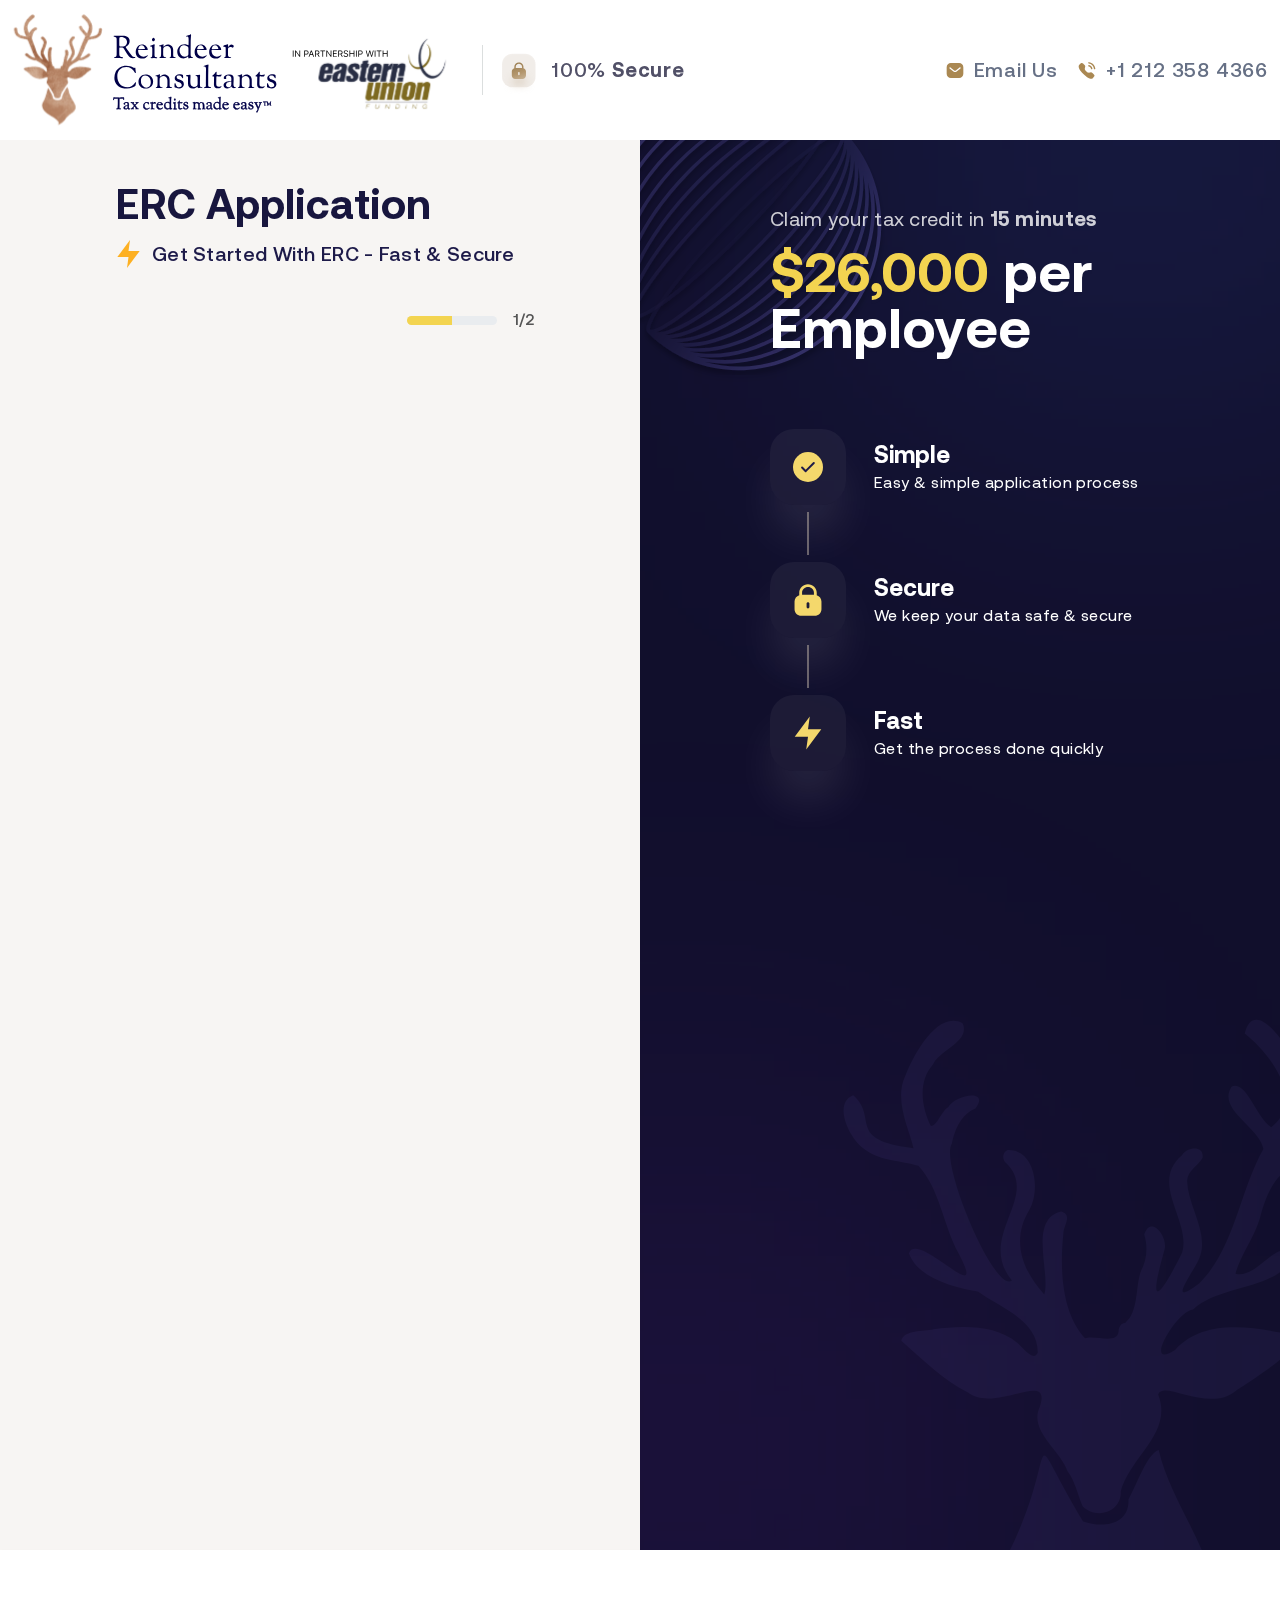
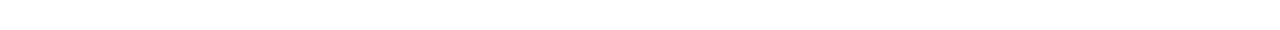
<file: euc.html>
<!doctype html>
<html lang="en">
<head>
<meta charset="utf-8">
<meta name="viewport" content="width=device-width, initial-scale=1">
<title>ERC | Get Started Now | Reindeer Consultants</title>
<link rel="shortcut icon" href="favicon.ico" type="image/x-icon">
<link rel="stylesheet" href="lib/css/bootstrap.min.css">
<link rel="stylesheet" href="lib/css/swiper-bundle.min.css">
<link rel="stylesheet" href="lib/css/aos.css">
<link rel="stylesheet" href="fonts/stylesheet.css">
<link rel="stylesheet" href="css/app.css">
<link rel="stylesheet" href="css/responsive.css">
<!-- Google Tag Manager -->
<script>(function(w,d,s,l,i){w[l]=w[l]||[];w[l].push({'gtm.start':
new Date().getTime(),event:'gtm.js'});var f=d.getElementsByTagName(s)[0],
j=d.createElement(s),dl=l!='dataLayer'?'&l='+l:'';j.async=true;j.src=
'https://www.googletagmanager.com/gtm.js?id='+i+dl;f.parentNode.insertBefore(j,f);
})(window,document,'script','dataLayer','GTM-WT8Z5P2');</script>
<!-- End Google Tag Manager -->

<!-- Google Tag Manager (noscript) -->
<noscript><iframe src="https://www.googletagmanager.com/ns.html?id=GTM-WT8Z5P2"
height="0" width="0" style="display:none;visibility:hidden"></iframe></noscript>
<!-- End Google Tag Manager (noscript) -->
</head>
<body>
<!-- navigation -->
<header>
    <nav class="navbar navbar-expand-md navbar-dark bg-dark">
        <div class="container-xxl">
            <a class="navbar-brand" href="/">
                <img class="w-100 img-fluid" src="img/reindeer-euc.svg" alt="">
            </a>
            <!-- <button class="navbar-toggler" type="button" data-bs-toggle="collapse" data-bs-target="#mynavbar">
                <span class="navbar-toggler-icon"></span>
            </button> -->
            <div class="navbar-collapse">
                <ul class="navbar-nav me-auto">
                    <li class="nav-item">
                        <div class="d-flex align-items-center secure-select"> <img src="img/lock.svg" alt=""> <span class="secure-main">100% <b>Secure </b> </span> </div>
                    </li>

                    <li>
                        <a href="mailto:Info@reindeerconsultants.com" class="email-right">
                            <svg width="18" height="15" viewBox="0 0 18 15" fill="none" xmlns="http://www.w3.org/2000/svg">
                                <path d="M13.1162 0C14.2337 0 15.3087 0.441667 16.0995 1.23417C16.8912 2.025 17.3337 3.09167 17.3337 4.20833V10.7917C17.3337 13.1167 15.442 15 13.1162 15H4.88366C2.55783 15 0.666992 13.1167 0.666992 10.7917V4.20833C0.666992 1.88333 2.54949 0 4.88366 0H13.1162ZM14.0587 4.33333C13.8837 4.32417 13.717 4.38333 13.5912 4.5L9.83366 7.5C9.35033 7.90083 8.65783 7.90083 8.16699 7.5L4.41699 4.5C4.15783 4.30833 3.79949 4.33333 3.58366 4.55833C3.35866 4.78333 3.33366 5.14167 3.52449 5.39167L3.63366 5.5L7.42533 8.45833C7.89199 8.825 8.45783 9.025 9.05033 9.025C9.64116 9.025 10.217 8.825 10.6828 8.45833L14.442 5.45L14.5087 5.38333C14.7078 5.14167 14.7078 4.79167 14.4995 4.55C14.3837 4.42583 14.2245 4.35 14.0587 4.33333Z" fill="#AA8852"/>
                            </svg>
                            <span>Email Us </span>
                        </a>
                    </li>
                    <li>
                        <a href="tel:+12123584366" class="tel-right">
                            <svg width="18" height="17" viewBox="0 0 18 17" fill="none" xmlns="http://www.w3.org/2000/svg">
                                <path d="M11.0154 3.07494C10.6187 3.00166 10.2543 3.25482 10.1788 3.64205C10.1033 4.02929 10.3573 4.40736 10.7432 4.48314C11.9051 4.70965 12.8022 5.60903 13.0296 6.7749V6.77573C13.0943 7.11134 13.3898 7.35534 13.73 7.35534C13.7757 7.35534 13.8213 7.35117 13.8678 7.34284C14.2537 7.2654 14.5077 6.88816 14.4322 6.50009C14.0927 4.75879 12.7524 3.41388 11.0154 3.07494Z" fill="#AA8852"/>
                                <path d="M10.9635 0.173295C10.7776 0.146647 10.5909 0.201609 10.4423 0.319861C10.2896 0.439779 10.1942 0.612993 10.1735 0.807027C10.1295 1.19926 10.4125 1.55401 10.8042 1.59815C13.5056 1.89961 15.6053 4.004 15.909 6.7138C15.9497 7.07689 16.2543 7.35087 16.6178 7.35087C16.6452 7.35087 16.6717 7.3492 16.6991 7.34587C16.8891 7.32505 17.0585 7.23095 17.178 7.08105C17.2966 6.93115 17.3506 6.74462 17.329 6.55391C16.9506 3.1729 14.3338 0.548871 10.9635 0.173295Z" fill="#AA8852"/>
                                <path fill-rule="evenodd" clip-rule="evenodd" d="M8.1932 9.31032C11.5174 12.6336 12.2716 8.78893 14.3881 10.904C16.4286 12.944 17.6014 13.3527 15.0161 15.9373C14.6923 16.1975 12.6348 19.3285 5.40392 12.0997C-1.82782 4.87 1.3014 2.81037 1.56172 2.48662C4.1533 -0.105129 4.55497 1.07449 6.59549 3.11444C8.71205 5.23041 4.86896 5.98701 8.1932 9.31032Z" fill="#AA8852"/>
                            </svg>
                            <span>+1 212 358 4366 </span>
                        </a>
                    </li>
                </ul>
            </div>
        </div>
    </nav>
</header>
<!-- / navigation -->
<section class="section-center">
    <div class="container-fluid p-0 container-fluid--full">
        <div class="row g-0">
            <div class="col-12 col-lg-6 col-xxl-4">
                <!--  -->
                <div class="content-form">
                    <div class="bunch-form">
                        <div class="overflow-hidden">
                            <div class="single-title">ERC Application</div>
                            <div class="sub-title-single">️
                                <svg width="27" height="28" viewBox="0 0 27 28" fill="none" xmlns="http://www.w3.org/2000/svg">
                                    <path fill-rule="evenodd" clip-rule="evenodd" d="M14.9958 0.078125L2.28516 17.0938H13.5L12.0042 27.9219L24.7148 10.9062H13.5L14.9958 0.078125Z" fill="#FDB022"/>
                                </svg>                        
                                <span>Get Started With ERC - Fast & Secure </span>
                            </div>
                        </div>
                    </div>
                    <div class="form-holder f-holder" data-aos="fade-right" data-aos-duration="1000" data-aos-delay="1000">
                        <ul class="list-inline loader-filler">
                            <li class="list-inline-item me-3">
                                <div class="progress">
                                    <div class="progress-bar bg-warning" style="width:50%"></div>
                                </div>
                            </li>
                            <li class="list-inline-item">
                                <span class="form-numb">1/2 </span>
                            </li>
                        </ul>
                        <iframe id="myiframe" name="myiframe" src="https://form.jotform.com/223345995686170?newsite=yes&src=4400" frameborder="0"></iframe>
                    </div>
                </div>
                <!--  -->
            </div>
            <div class="col-12 col-lg-6 col-xxl-8">
                <div class="bg-theme-dark position-relative d-none d-lg-block">
                    <div class="bg-pseudo"></div>
                    <div class="inner-content">
                        <div class="title-container counter-box overflow-hidden pb-2">
                            <h2 data-aos="fade-up" data-aos-duration="1000" data-aos-delay="200">Claim your tax credit in <b>15 minutes </b> </h2>
                            <h1 data-aos="fade-up" data-aos-duration="1000" data-aos-delay="400"><span>$</span><span class="counter count-num">26,000 </span> per <br> Employee </h1>
                        </div>
                        <div class="secure-steps">
                            <ul class="list-unstyled">
                                <li>
                                    <div class="d-flex align-items-center" data-aos="fade-up" data-aos-duration="1000" data-aos-delay="600">
                                        <span class="icon-bg"><img src="img/oval.svg" alt=""></span>
                                        <div class="step-detail">
                                            <h5>Simple </h5>
                                            <span>Easy & simple application process </span>
                                        </div>
                                    </div>
                                </li>
                                <li>
                                    <div class="d-flex align-items-center" data-aos="fade-up" data-aos-duration="1000" data-aos-delay="800">
                                        <span class="icon-bg"><img src="img/lock1.svg" alt=""></span>
                                        <div class="step-detail">
                                            <h5>Secure </h5>
                                            <span>We keep your data safe & secure </span>
                                        </div>
                                    </div>
                                </li>
                                <li>
                                    <div class="d-flex align-items-center" data-aos="fade-up" data-aos-duration="1000" data-aos-delay="1000">
                                        <span class="icon-bg"><img src="img/path.svg" alt=""></span>
                                        <div class="step-detail">
                                            <h5>Fast </h5>
                                            <span>Get the process done quickly </span>
                                        </div>
                                    </div>
                                </li>
                            </ul>
                        </div>
                        <div class="erc-detail" data-aos="fade-up" data-aos-duration="1000" data-aos-delay="400">
                            <h3>What is the ERC? </h3>
                            <p>ERC is a payroll tax refund from the US Treasury Department applicable to businesses who kept employees on payroll during the pandemic. </p>
                            <ul class="list-inline">
                                <li class="list-inline-item">
                                    <a href="javascript:void(0);" class="theme-btn btn" data-bs-toggle="modal" data-bs-target="#myModal">Read More </a>
                                </li>
                                <li class="list-inline-item">
                                    <a href="https://www.irs.gov/newsroom/new-law-extends-covid-tax-credit-for-employers-who-keep-workers-on-payroll" target="_blank" class="theme-btn btn">IRS Website </a>
                                </li>
                            </ul>
                        </div>
                        <div class="slider-conten" data-aos="fade-up" data-aos-duration="1000">
                            
                            <div class="swiper cardLanding">
                                <div class="swiper-wrapper">
                                    <div class="swiper-slide">
                                        <div class="trans-card">
                                            <div class="refund-title">
                                                <span>Just Refunded! </span>
                                            </div>
                                            <div class="d-flex align-items-center mb-3">
                                                <span class="coin-hand">
                                                    <img src="img/hand-coins-currency.svg" alt="">
                                                </span>
                                                <h3>$<span class="count-slider">233,238 </span></h3>
                                            </div>
                                            <p>“The application process was swift and seamless, we were able to maximize our credit opportunity effortlessly” </p>
                                            <div class="star-cont d-flex align-items-center">
                                                <img src="img/star-large.png" alt="">
                                                <span>5.0 </span>
                                            </div>
                                        </div>
                                    </div>
                                    <!--  -->
                                    <div class="swiper-slide">
                                        <div class="trans-card">
                                            <div class="refund-title">
                                                <span>Just Refunded! </span>
                                            </div>
                                            <div class="d-flex align-items-center mb-3">
                                                <span class="coin-hand">
                                                    <img src="img/hand-coins-currency.svg" alt="">
                                                </span>
                                                <h3>$<span class="count-slider">1,021,037 </span></h3>
                                            </div>
                                            <div class="car-shape d-flex align-items-center">
                                                <span><img src="img/car.svg" alt=""></span>
                                                <h4>Adult Day Care </h4>
                                            </div>
                                            <p>The Reindeer team was very knowledgeable of the program and its nuances. We were able to complete a successful project in a timely and efficient manner </p>
                                            <div class="star-cont d-flex align-items-center">
                                                <img src="img/star-large.png" alt="">
                                                <span>5.0 </span>
                                            </div>
                                        </div>
                                    </div>
                                    <!--  -->
                                    <div class="swiper-slide">
                                        <div class="trans-card">
                                            <div class="refund-title">
                                                <span>Just Refunded! </span>
                                            </div>
                                            <div class="d-flex align-items-center mb-3">
                                                <span class="coin-hand">
                                                    <img src="img/hand-coins-currency.svg" alt="">
                                                </span>
                                                <h3>$<span class="count-slider">473,212 </span></h3>
                                            </div>
                                            <div class="car-shape d-flex align-items-center">
                                                <span><img src="img/car.svg" alt=""></span>
                                                <h4>Plumbing Contractor </h4>
                                            </div>
                                            <p>“Reindeers process was simple and easy. Highly recommended.” </p>
                                            <div class="star-cont d-flex align-items-center">
                                                <img src="img/star-large.png" alt="">
                                                <span>5.0 </span>
                                            </div>
                                        </div>
                                    </div>
                                    <!--  -->
                                    <div class="swiper-slide">
                                        <div class="trans-card">
                                            <div class="refund-title">
                                                <span>Just Refunded! </span>
                                            </div>
                                            <div class="d-flex align-items-center mb-3">
                                                <span class="coin-hand">
                                                    <img src="img/hand-coins-currency.svg" alt="">
                                                </span>
                                                <h3>$<span class="count-slider">546,359 </span></h3>
                                            </div>
                                            <div class="car-shape d-flex align-items-center">
                                                <span><img src="img/car.svg" alt=""></span>
                                                <h4>Trucking Industry </h4>
                                            </div>
                                            <p>“ERC proved to be a lifeline for our company. Reindeer took all the pain out of the process” </p>
                                            <div class="star-cont d-flex align-items-center">
                                                <img src="img/star-large.png" alt="">
                                                <span>5.0 </span>
                                            </div>
                                        </div>
                                    </div>
                                    <!--  -->
                                    <div class="swiper-slide">
                                        <div class="trans-card">
                                            <div class="refund-title">
                                                <span>Just Refunded! </span>
                                            </div>
                                            <div class="d-flex align-items-center mb-3">
                                                <span class="coin-hand">
                                                    <img src="img/hand-coins-currency.svg" alt="">
                                                </span>
                                                <h3>$<span class="count-slider">321,917 </span></h3>
                                            </div>
                                            <div class="car-shape d-flex align-items-center">
                                                <span><img src="img/car.svg" alt=""></span>
                                                <h4>Restaurant </h4>
                                            </div>
                                            <p>“The covid pandemic was a nightmare for us. Thank you to the Reindeer team for assisting us with this valuable credit” </p>
                                            <div class="star-cont d-flex align-items-center">
                                                <img src="img/star-large.png" alt="">
                                                <span>5.0 </span>
                                            </div>
                                        </div>
                                    </div>
                                    <!--  -->
                                    <div class="swiper-slide">
                                        <div class="trans-card">
                                            <div class="refund-title">
                                                <span>Just Refunded! </span>
                                            </div>
                                            <div class="d-flex align-items-center mb-3">
                                                <span class="coin-hand">
                                                    <img src="img/hand-coins-currency.svg" alt="">
                                                </span>
                                                <h3>$<span class="count-slider">1,302,456  </span></h3>
                                            </div>
                                            <div class="car-shape d-flex align-items-center">
                                                <span><img src="img/car.svg" alt=""></span>
                                                <h4>Manufacturer </h4>
                                            </div>
                                            <p>“The pandemic wreaked havoc on our industry. We were able to take advantage of the ERC program which helped prevent lay offs for all our employees” </p>
                                            <div class="star-cont d-flex align-items-center">
                                                <img src="img/star-large.png" alt="">
                                                <span>5.0 </span>
                                            </div>
                                        </div>
                                    </div>
                                    <!--  -->
                                </div>
                                <div class="swiper-pagination"></div>
                            </div>
                        </div>
                    </div>
                </div>
            </div>
        </div>
    </div>
</section>
<!-- footer -->
<footer class="overflow-hidden">
    <div class="container-xl container-footer">
        <div class="row align-items-center" data-aos="fade-up" data-aos-duration="1000" data-aos-offset="0">
            <div class="col-12 col-xl-7 col-xxl-6">
                <ul class="footer-container list-unstyled d-flex align-items-center">
                    <li><span>Copyright © 2022 Reindeer Consultants </span></li>
                    <li>
                        <ul class="list-inline">
                            <li class="list-inline-item"><a href="javascript:void(0);" data-bs-toggle="modal" data-bs-target="#myModal2">Terms & Condition </a></li>
                            <li class="list-inline-item"><a href="javascript:void(0);" data-bs-toggle="modal" data-bs-target="#myModal1">Privacy Policy </a></li>
                        </ul>
                    </li>
                </ul>
            </div>
            <div class="col-12 col-xl-5 col-xxl-6">
                <ul class="footer-app list-unstyled d-flex align-items-center">
                    <li><a href="#"><img src="img/gg.png" alt=""> </a></li>
                    <li><a href="#"><img src="img/image2.png" alt=""> </a></li>
                    <li><a href="#"><img src="img/group19.png" alt=""> </a></li>
                </ul>
            </div>
        </div>
    </div>
</footer>
<!-- / footer -->
<style>
    .list-position-inside { list-style-position: inside; }
    .list-position-inside li { margin-bottom: 10px; }
</style>
<!-- The Modal -->
<div class="modal fade modal-lg" id="myModal">
    <div class="modal-dialog modal-dialog-scrollable">
        <div class="modal-content">

            <!-- Modal Header -->
            <div class="modal-header">
                <h4 class="modal-title">What is ERC? </h4>
                <button type="button" class="btn-close" data-bs-dismiss="modal"></button>
            </div>

            <!-- Modal body -->
            <div class="modal-body">
                <p>Small and medium sized businesses were  impacted hardest by COVID-19. </p>
                
                <p>The ERC was developed to encourage businesses owners to retain employees during the pandemic. </p>
                
                <p>Eligible employers can receive up to $26,000 per employee through this Payroll tax credit. </p>

                <p>Due to the pandemic Congress passed the Coronavirus Aid, Relief, and Economic Security (CARES) Act to help small and medium sizes businesses. The Employee Retention Credit (ERC) is a special section specifically intended for businesses like yours. </p>

                <p>American Rescue Plan Act – 2021-The credit remains at 70% of qualified wages up to a $10,000 limit per quarter so a maximum of $7,000 per employee per quarter. So, an employer could claim $7,000 per quarter per employee or up to $21,000 for 2021. The passage of the Infrastructure Investment and Jobs Act changed the end date of the program for most businesses to Sept. 30, 2021. However, Recovery Startup Businesses are still eligible for ERC through the end of the year. A Recovery Startup Business is one that started after Feb. 15, 2020 and, in general, had an average of $1 million or less in gross receipts. They could be eligible to take a credit of up to $50,000 for the third and fourth quarters of 2021. </p>

                <p>
                    Consolidated Appropriations Act – 2021 <br>
                    Employers who qualify, including PPP recipients, can claim a credit against 70% of qualified wages paid. Additionally, the amount of wages that qualifies for the credit is now $10,000 per employee per quarter for the first two quarters of 2021. 
                </p>

                <p>Can I get both the ERC and PPP Loan? </p>

                <p>
                    Yes. While an employer may not include wages funded by a PPP loan in the ERC calculation, PPP funds only apply to eight to ten weeks of wage expenses. The ERC eligibility periods are longer. PPP loans can also fund non-wage expenses. <br> For ERC purposes. <br>
                    PPP funding may be allocated to wages that would not generate any ERC (e.g., to owners of the company or to wages in excess of $10,000 in one of the four ERC credit-generating periods).
                </p>
            </div>

            <!-- Modal footer -->
            <div class="modal-footer justify-content-center">
                <button type="button" class="btn btn-theme-blue" data-bs-dismiss="modal">Close</button>
            </div>

        </div>
    </div>
</div>
<div class="modal fade modal-lg" id="myModal1">
    <div class="modal-dialog modal-dialog-scrollable">
        <div class="modal-content">

            <!-- Modal Header -->
            <div class="modal-header">
                <h4 class="modal-title">Privacy Policy </h4>
                <button type="button" class="btn-close" data-bs-dismiss="modal"></button>
            </div>

            <!-- Modal body -->
            <div class="modal-body">
                <p>Welcome to Reindeer Consultants! We are committed to protecting your privacy and ensuring that you have a positive experience on our website. This privacy policy explains how we collect, use, and share information about you when you use our website and services.</p>

                <h2 class="mb-1">Information We Collect: </h2>
                <ul class="list-position-inside">
                    <li>Personal information: When you create an account or contact us through our website, we may ask you to provide personal information such as your name, email address, and phone number. </li>
                    <li>Usage data: We collect information about how you use our website, such as the pages you visit and the actions you take. </li>
                    <li>Device data: We may collect information about the device you use to access our website, such as the device's IP address, browser type, and operating system. </li>
                </ul>
                
                <h2 class="mb-1">How We Use Your Information: </h2>
                <ul class="list-position-inside">
                    <li>To provide and improve our services: We use your information to deliver and maintain our website and services, and to continually improve and enhance your experience. </li>
                    <li>To communicate with you: We may use your personal information to respond to your inquiries or to send you updates and news about our services. </li>
                    <li>To comply with legal obligations: We may use your information to comply with legal requirements, such as responding to a subpoena or court order. </li>
                </ul>
                
                <h2 class="mb-1">How We Share Your Information: </h2>
                <ul class="list-position-inside">
                    <li>With service providers: We may share your information with third-party service providers who help us deliver and maintain our website and services. </li>
                    <li>With legal authorities: We may disclose your information to legal authorities in response to a valid request or legal process. </li>
                    <li>In other cases: We may share your information in other cases with your consent or as required by law. </li>
                </ul>

                <h2 class="mb-1">Data Security: </h2>
                <p>We take reasonable steps to protect your information from unauthorized access or disclosure. However, no website or internet transmission is completely secure, so we cannot guarantee the security of your information. </p>
                <p>Changes to This Privacy Policy: <br> We may update this privacy policy from time to time. If we make any material changes, we will post the updated policy on this page and update the effective date. We encourage you to review this policy regularly to stay informed about our privacy practices. </p>
                <p>Contact Us: <br> If you have any questions or concerns about our privacy policy, please contact us. <br> Last updated: December, 2022 </p>

            </div>

            <!-- Modal footer -->
            <div class="modal-footer justify-content-center">
                <button type="button" class="btn btn-theme-blue" data-bs-dismiss="modal">Close</button>
            </div>

        </div>
    </div>
</div>
<div class="modal fade modal-lg" id="myModal2">
    <div class="modal-dialog modal-dialog-scrollable">
        <div class="modal-content">

            <!-- Modal Header -->
            <div class="modal-header">
                <h4 class="modal-title">Terms & Condition </h4>
                <button type="button" class="btn-close" data-bs-dismiss="modal"></button>
            </div>

            <!-- Modal body -->
            <div class="modal-body">
                <p>No Professional Advice, Client Relationship, or Reliance on Information. Please note that any information or content on our Website, or any forms or tools on our Website which allow you to submit information or make calculations, and your use thereof, are not intended to provide any kind of professional advice, consultation or service, including but not limited to, legal, accounting, tax, or business advice. Nor does any such information, content, forms, or tools, or your use thereof or reliance thereon, create or constitute an attorney/client, accountant/client, or consultant/client relationship. You should therefore not use our Website or reliance on any information, content, forms, or tools on our Website as a substitute for any kind of professional advice. Rather, you should consult with a licensed professional for any accounting or tax questions you may have. You agree that we will not be liable to you or to any third party to the extent you treat or consider any information, content, forms, or tools on our Website as constituting any kind of professional advice. The information and content, including but not limited to forms and tools, presented on or made available through our Website are made available solely for general information purposes. We, therefore, do not warrant the accuracy, completeness or usefulness of any such information, content, forms, or tools, and any reliance you place on the same is strictly at your own risk. We disclaim all liability and responsibility arising from any reliance placed on such materials by you or any other visitor to our Website, or by anyone who may be informed of any of its content. Our Website provides illustrative lists of services that we provide. Nothing contained on our Website shall be construed as an offer or guarantee to provide any particular services to you, nor shall anything on our Website be construed as a direct solicitation for employment by any persons, companies, or organizations. Prior results we have obtained for others do not guarantee a similar outcome. By submitting the application, Applicant attests to the accuracy and truthfulness of its answers to the questions on this Website as well as any additional information Applicant included, all of which shall be relied upon by Reindeer in creating and/or submitting any claim for the ERC on behalf of the Applicant. </p>
            </div>

            <!-- Modal footer -->
            <div class="modal-footer justify-content-center">
                <button type="button" class="btn btn-theme-blue" data-bs-dismiss="modal">Close</button>
            </div>

        </div>
    </div>
</div>

<script src="lib/js/bootstrap.bundle.min.js"></script>
<script src="lib/js/swiper-bundle.min.js"></script>
<script src="lib/js/jquery.min.js"></script>
<script src="lib/js/aos.js"></script>
<script src="lib/js/aos.js"></script>
<script src="lib/js/waypoints.min.js"></script>
<script src="lib/js/jquery.rcounter.js"></script>
<script src="js/main.js"></script>
</body>
</html>
</file>
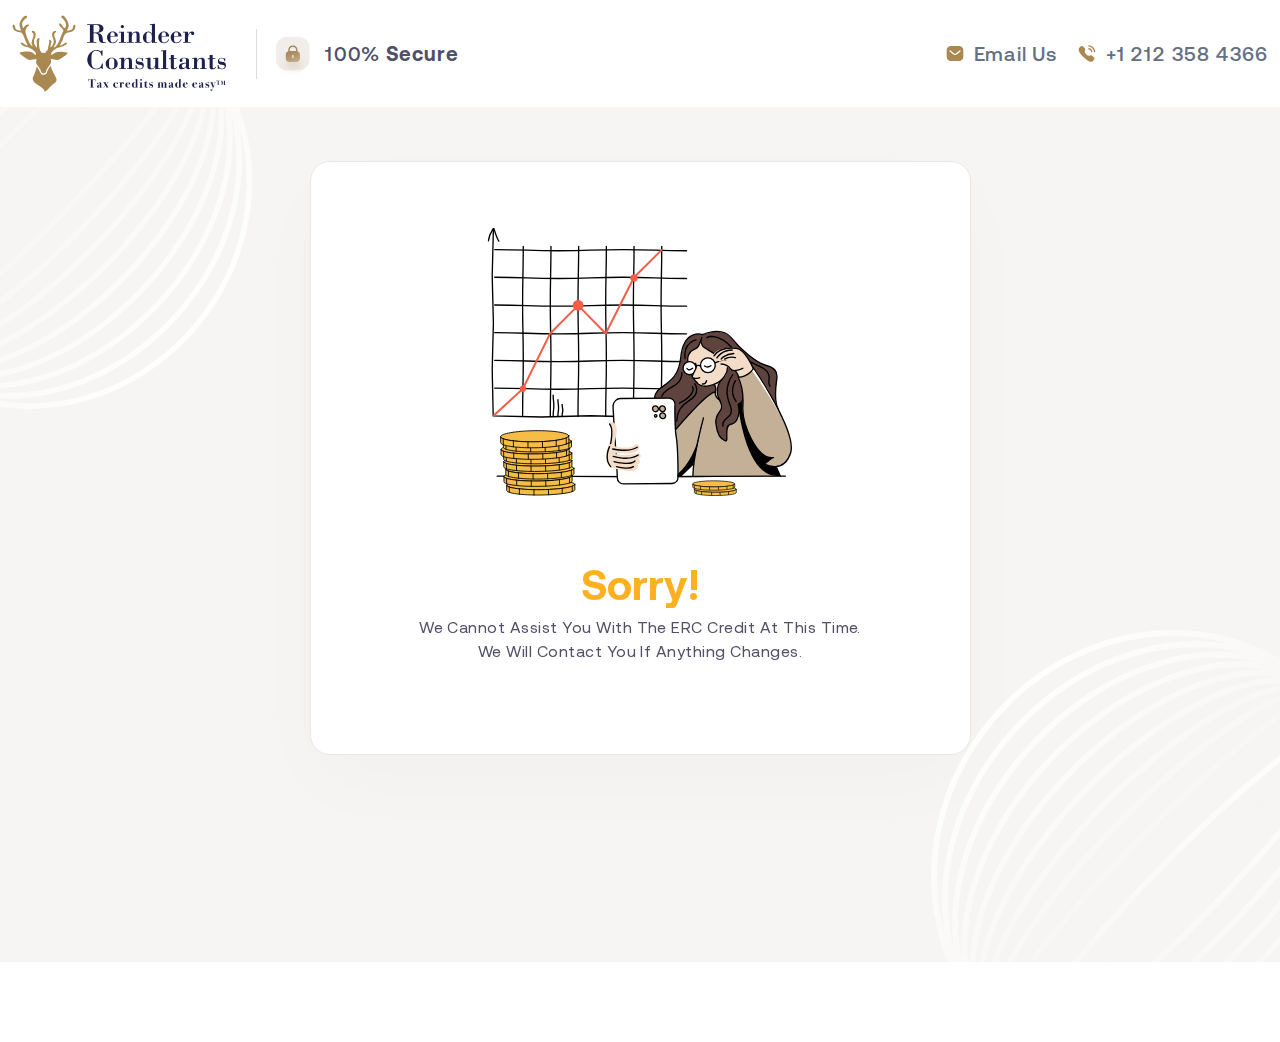
<file: sorry.html>
<!doctype html>
<html lang="en">
<head>
<meta charset="utf-8">
<meta name="viewport" content="width=device-width, initial-scale=1">
<title>ERC | Sorry | Reindeer Consultants</title>
<link rel="shortcut icon" href="favicon.ico" type="image/x-icon">
<link rel="stylesheet" href="lib/css/bootstrap.min.css">
<link rel="stylesheet" href="lib/css/swiper-bundle.min.css">
<link rel="stylesheet" href="lib/css/aos.css">
<link rel="stylesheet" href="fonts/stylesheet.css">
<link rel="stylesheet" href="css/app.css">
<link rel="stylesheet" href="css/responsive.css">
<!-- Google Tag Manager -->
<script>(function(w,d,s,l,i){w[l]=w[l]||[];w[l].push({'gtm.start':
new Date().getTime(),event:'gtm.js'});var f=d.getElementsByTagName(s)[0],
j=d.createElement(s),dl=l!='dataLayer'?'&l='+l:'';j.async=true;j.src=
'https://www.googletagmanager.com/gtm.js?id='+i+dl;f.parentNode.insertBefore(j,f);
})(window,document,'script','dataLayer','GTM-WT8Z5P2');</script>
<!-- End Google Tag Manager -->

<!-- Google Tag Manager (noscript) -->
<noscript><iframe src="https://www.googletagmanager.com/ns.html?id=GTM-WT8Z5P2"
height="0" width="0" style="display:none;visibility:hidden"></iframe></noscript>
<!-- End Google Tag Manager (noscript) -->
</head>
<body>
<!-- navigation -->
<header>
    <nav class="navbar navbar-expand-md navbar-dark bg-dark">
        <div class="container-xxl">
            <a class="navbar-brand" href="/">
                <svg width="214" height="81" viewBox="0 0 204 74" fill="none" xmlns="http://www.w3.org/2000/svg">
                    <path d="M37.5999 26.5741C35.5686 33.4058 37.0324 31.9981 39.6394 26.8763C40.7167 23.3133 35.807 19.1618 39.6147 16.0123C40.1904 15.0341 42.2382 14.8591 41.9915 16.3146C41.4816 17.1894 40.248 17.7064 40.2069 18.8755C40.322 22.0806 43.2826 25.1902 41.1937 28.3078C40.174 30.0575 38.1755 32.8252 41.6296 30.2961C45.7333 26.3355 46.2268 20.0923 49.0229 15.3045C48.6528 12.8947 43.628 10.8905 45.3468 8.35351C47.0409 7.5423 48.2334 11.9085 49.9276 12.8629C53.8092 10.0078 50.092 4.89392 46.8682 2.41255C48.3157 -3.53637 56.0133 9.26812 53.6119 12.163C53.5708 13.1731 51.8848 14.7319 52.4276 15.4079C54.4096 14.9705 57.0001 14.9625 57.9541 12.8709C58.3077 8.38532 61.6055 8.82274 60.0512 13.1492C56.5149 19.798 51.1529 13.1572 48.6117 23.0747C47.9785 25.1425 46.2432 27.4489 45.7991 29.2304C48.3157 29.9462 50.7993 24.7926 52.6332 27.266C50.2647 31.2664 44.2613 30.3041 40.8977 33.2308C38.9075 33.4296 34.9847 40.1579 38.8252 37.7561C42.2053 34.1056 48.0772 35.1952 52.4934 36.1257C54.903 36.8017 46.786 41.7008 45.8649 42.2973C42.7234 44.8582 37.4601 41.0566 36.8679 42.7188C38.6032 47.0374 33.6524 49.6221 32.5421 53.535C32.6655 55.8653 29.7213 56.756 28.1423 55.2211C27.542 53.9088 27.3199 52.4932 26.3989 51.3082C25.4942 48.8427 21.8839 46.8147 23.1998 44.0868C24.6472 39.8637 17.994 44.8503 14.9018 42.52C12.0316 41.1044 9.58914 38.7502 7.19597 36.7302C7.48381 35.4736 9.85231 35.7201 10.9461 35.4418C14.1699 35.06 17.9364 34.8691 20.6092 36.9687C21.1438 37.3664 22.5007 39.1956 22.9613 38.0424C22.9859 34.4158 18.6272 33.024 16.0367 31.2266C13.2981 30.7653 9.13682 29.7473 8.08416 26.9876C8.93945 24.204 17.5088 33.6921 13.808 26.9638C12.0645 23.8859 11.6287 19.7105 9.17794 17.1814C7.13018 16.577 4.81103 16.6486 3.03466 15.384C1.30763 14.4138 -0.805917 10.2225 1.63659 9.30788C4.63011 11.8211 0.707285 14.3104 8.60227 15.217C8.14173 13.1572 6.30779 9.82483 7.66474 7.12078C8.59404 4.87005 11.3491 -0.243785 14.2686 1.25935C15.2308 3.3033 11.6616 4.2179 10.8556 5.85624C9.08748 7.79679 9.52335 10.5486 10.5925 12.7198C11.3079 12.8391 11.8261 11.0655 12.6073 10.652C13.3475 9.24426 17.517 8.50462 15.7571 10.7951C14.1123 11.4473 13.3804 13.1333 13.035 14.716C11.5547 16.7679 18.0187 31.5765 19.976 29.9859C15.8064 25.1107 23.3149 20.649 19.3263 16.8951C18.8246 16.5691 18.8575 15.6704 19.4167 15.4318C22.6241 15.2488 23.3313 19.8139 21.9991 22.0885C19.8526 25.4288 21.1355 28.8248 23.7096 31.5527C24.4827 29.3099 21.8346 23.1463 25.6505 22.2953C27.0239 22.6532 25.9383 23.8541 25.9219 24.6892C25.486 28.8407 25.7163 33.5648 28.422 36.4597C29.5404 36.0462 32.1474 37.1994 32.3037 35.6644C32.2872 35.2429 32.575 34.718 33.052 34.7339C34.6228 33.5251 34.2198 30.7971 34.8449 29.0316C35.5686 27.7432 35.7001 26.2798 35.2643 24.8562C35.9798 22.6055 38.0522 25.0789 37.5999 26.5741Z" fill="#AA8852"/>
                    <path d="M42.4357 61.3927C43.036 64.5819 39.4586 65.9418 37.4684 67.7313C35.4371 69.6321 34.0144 72.3998 31.1113 73.4098C30.8481 67.9938 19.1044 67.0712 19.7376 60.1361C25.7904 48.1587 21.0123 45.3354 28.1918 56.9151C30.4452 57.6786 33.5703 57.3207 33.4387 54.4496C34.3927 52.8351 35.5276 49.4153 36.9256 48.9302C37.9947 53.3601 40.8484 57.2332 42.4357 61.3927Z" fill="#AA8852"/>
                    <path d="M77.7486 26.0684H80.4435V26.7281H71.5647V26.0684H74.2597V9.79309H71.5647V9.13342H80.6896C83.6641 9.13342 87.1977 9.47948 87.1977 13.1347C87.1977 16.1086 83.9548 17.1359 81.4276 17.4062V17.4603C85.6769 18.0984 86.6274 20.3044 86.6274 24.5977C86.6274 25.5169 86.7057 26.5767 89.3224 26.1008V26.7281C88.562 26.9119 87.8016 27.0417 87.0076 27.0417C84.2568 27.0417 82.8142 25.7007 82.8142 23.008C82.8142 20.8235 82.434 19.1906 81.7295 18.6066C80.9691 17.9686 80.0969 17.655 79.247 17.655H77.7486V26.0684V26.0684ZM77.7486 17.0061H79.9851C82.434 17.0061 83.4404 15.8706 83.4404 13.5023C83.4404 10.5501 82.5458 9.79309 80.1193 9.79309H77.7486V17.0061Z" fill="#1E204D"/>
                    <path d="M93.8403 20.9102V23.0189C93.8403 24.8573 93.9521 26.5984 96.2669 26.5984C98.2238 26.5984 99.7223 25.225 100.27 23.4407H100.952C100.248 25.9928 98.3692 27.1283 95.719 27.1283C92.7444 27.1283 90.5974 24.3599 90.5974 21.678C90.5974 18.7798 93.0464 16.1411 96.0209 16.1411C98.5593 16.1411 100.896 17.8281 100.896 20.4343C100.896 20.9859 100.65 20.9102 100.214 20.9102H93.8403V20.9102ZM97.8101 20.2505C97.8101 18.4878 98.2686 16.671 95.8532 16.671C93.5943 16.671 93.8403 18.5959 93.8403 20.2505H97.8101Z" fill="#1E204D"/>
                    <path d="M101.869 26.7281V26.0684H103.86V16.9521H101.869V16.2924C103.479 16.3465 105.134 16.2384 106.801 16.1843V26.0576H108.813V26.7173H101.869V26.7281ZM105.112 12.9292C104.273 12.9292 103.647 12.1182 103.647 11.3504C103.647 10.6366 104.385 9.92291 105.112 9.92291C105.906 9.92291 106.722 10.5501 106.722 11.3504C106.711 12.248 106.04 12.9292 105.112 12.9292Z" fill="#1E204D"/>
                    <path d="M114.203 18.6716H114.259C115.131 17.0387 116.35 16.1411 118.318 16.1411C121.941 16.1411 121.64 18.5959 121.64 21.2021V26.0793H123.362V26.739H117.044V26.0793H118.754V21.3319C118.754 18.8771 119.023 17.0928 117.2 17.0928C116.026 17.0928 114.964 18.3039 114.561 19.2772C114.203 20.1424 114.203 21.3535 114.203 22.5972V26.0793H115.925V26.739H109.473V26.0793H111.329V16.963H109.473V16.3033C110.86 16.3574 112.526 16.2493 114.214 16.1952V18.6716H114.203Z" fill="#1E204D"/>
                    <path d="M133.348 24.9437H133.292C132.643 26.3387 131.357 27.1281 129.646 27.1281C128.204 27.1281 127.466 26.6307 126.437 25.7548C125.341 24.8356 124.804 23.0728 124.804 21.6994C124.804 19.0932 127.175 16.141 130.004 16.141C131.771 16.141 132.967 17.1467 133.303 18.3795H133.359V9.79306H131.402V9.1334C133.068 9.18747 134.701 9.02526 136.3 8.73328V26.0684H138.257V26.728C136.68 26.728 135.092 26.6523 133.359 26.9335V24.9437H133.348ZM128.114 24.23C128.114 25.4952 128.573 26.5983 130.082 26.5983C131.748 26.5983 133.348 24.8896 133.348 23.2999V20.5099C133.348 18.8553 132.229 16.6601 130.138 16.6601C128.338 16.6601 128.125 18.0334 128.125 19.5258V24.23H128.114Z" fill="#1E204D"/>
                    <path d="M142.685 20.9102V23.0189C142.685 24.8573 142.797 26.5984 145.112 26.5984C147.069 26.5984 148.567 25.225 149.115 23.4407H149.797C149.093 25.9928 147.214 27.1283 144.564 27.1283C141.601 27.1283 139.442 24.3599 139.442 21.678C139.442 18.7798 141.891 16.1411 144.866 16.1411C147.404 16.1411 149.741 17.8281 149.741 20.4343C149.741 20.9859 149.495 20.9102 149.059 20.9102H142.685V20.9102ZM146.666 20.2505C146.666 18.4878 147.125 16.671 144.709 16.671C142.45 16.671 142.696 18.5959 142.696 20.2505H146.666Z" fill="#1E204D"/>
                    <path d="M154.505 20.9102V23.0189C154.505 24.8573 154.616 26.5984 156.931 26.5984C158.899 26.5984 160.387 25.225 160.935 23.4407H161.617C160.912 25.9928 159.034 27.1283 156.383 27.1283C153.42 27.1283 151.262 24.3599 151.262 21.678C151.262 18.7798 153.711 16.1411 156.685 16.1411C159.224 16.1411 161.561 17.8281 161.561 20.4343C161.561 20.9859 161.315 20.9102 160.879 20.9102H154.505V20.9102ZM158.474 20.2505C158.474 18.4878 158.933 16.671 156.517 16.671C154.259 16.671 154.505 18.5959 154.505 20.2505H158.474Z" fill="#1E204D"/>
                    <path d="M167.768 19.115C168.64 17.6659 169.59 16.1411 171.581 16.1411C172.643 16.1411 173.761 16.671 173.761 17.8498C173.761 18.8771 173.023 19.3205 172.051 19.3205C171.402 19.3205 170.742 18.769 170.742 18.1093C170.742 18.0011 170.776 17.8497 170.798 17.7092C170.876 17.2874 170.91 17.1252 170.608 17.1252C170.094 17.1252 169.814 17.3847 169.467 17.7308C168.427 18.7365 167.779 20.1532 167.779 23.6029V26.0577H170.228V26.7174H163.228V26.0577H164.838V16.9414H163.037V16.2817C164.458 16.3358 166.113 16.2276 167.779 16.1736V19.115H167.768Z" fill="#1E204D"/>
                    <path d="M86.5493 46.4453V51.8416H85.9455L84.8272 50.5763C83.5972 51.6037 81.7744 52.0795 80.1641 52.0795C75.3669 52.0795 71.7438 47.3645 71.7438 42.9956C71.7438 39.5675 73.6224 36.3341 76.6752 34.5606C77.7599 33.955 79.1242 33.6954 80.3766 33.6954C81.8974 33.6954 83.3959 34.1172 84.6036 35.0688L85.6883 33.9658H86.2921V39.0484H85.4982C85.0844 36.1719 83.0157 34.3551 80.3542 34.3551C78.6098 34.3551 77.7152 34.7228 76.7647 36.1503C75.4899 38.0427 75.7583 41.1031 75.7583 43.2335C75.7583 44.7367 75.7024 46.7914 76.2167 48.5C76.7311 50.187 78.0171 51.3225 80.0859 51.4198C83.4406 51.5821 84.9838 49.2894 85.7777 46.4453H86.5493Z" fill="#1E204D"/>
                    <path d="M95.037 41.1033C98.1122 41.1033 100.762 43.7095 100.762 46.6618C100.762 49.6141 98.1234 52.0905 95.037 52.0905C91.9619 52.0905 89.3116 49.6141 89.3116 46.6618C89.3116 43.7095 91.9619 41.1033 95.037 41.1033ZM95.037 41.6224C92.3644 41.6224 92.5545 43.6771 92.5545 46.651C92.5545 50.0791 92.6105 51.5498 95.037 51.5498C97.4636 51.5498 97.5195 50.0791 97.5195 46.651C97.5195 43.6771 97.7096 41.6224 95.037 41.6224Z" fill="#1E204D"/>
                    <path d="M106.935 43.6229H106.991C107.863 41.99 109.093 41.0924 111.05 41.0924C114.673 41.0924 114.371 43.5472 114.371 46.1534V51.0306H116.082V51.6903H109.764V51.0306H111.475V46.2832C111.475 43.8284 111.755 42.044 109.921 42.044C108.746 42.044 107.684 43.2552 107.282 44.2285C106.924 45.0936 106.924 46.3048 106.924 47.5485V51.0306H108.635V51.6903H102.182V51.0306H104.039V41.9143H102.182V41.2546C103.569 41.3087 105.235 41.2006 106.924 41.1465V43.6229H106.935Z" fill="#1E204D"/>
                    <path d="M118.263 51.6904H117.827V47.9271H118.565C118.833 49.7979 119.951 51.5606 122.02 51.5606C123.217 51.5606 124.503 50.7712 124.503 49.4519C124.503 48.1325 123.25 48.0028 121.83 47.8189C119.023 47.4512 117.961 46.3482 117.961 44.3151C117.961 42.3145 119.381 41.1033 121.394 41.1033C122.344 41.1033 123.295 41.3953 124.067 41.9468L124.503 41.2655H124.961V44.38H124.257C124.089 42.9526 122.926 41.644 121.394 41.644C120.332 41.644 119.191 42.2496 119.191 43.4608C119.191 44.2503 119.325 44.5422 121.785 44.9315C124.268 45.3317 125.677 45.7534 125.677 48.457C125.677 50.9875 124.234 52.0905 121.785 52.0905C120.88 52.0905 119.717 51.5931 119.057 50.9875L118.263 51.6904Z" fill="#1E204D"/>
                    <path d="M136.501 49.5816H136.423C135.663 51.0524 134.187 52.0797 132.42 52.0797C129.803 52.0797 129.121 50.7604 129.121 49.5276V41.9144H127.354V41.2547C128.718 41.3088 130.373 41.2007 132.017 41.1466V49.3437C132.017 50.4251 131.939 51.2362 133.326 51.2362C134.332 51.2362 136.513 50.1548 136.513 46.9971V41.9144H134.444V41.2547C136.11 41.3088 137.765 41.2007 139.398 41.1466V51.0199H141.299V51.6796C139.688 51.6796 138.089 51.6039 136.501 51.8959V49.5816V49.5816Z" fill="#1E204D"/>
                    <path d="M141.924 51.6902V51.0305H143.971V34.7552H142.014V34.0956C143.68 34.1496 145.313 33.9874 146.923 33.6954V51.0305H148.913V51.6902H141.924V51.6902Z" fill="#1E204D"/>
                    <path d="M151.374 38.5186C152.358 38.5186 153.331 38.4105 154.315 38.3564V41.5682H156.898V42.3576H154.315V49.6031C154.315 50.4466 154.349 51.0522 155.377 51.0522C156.25 51.0522 156.764 50.3925 157.044 49.6572L157.591 49.9275C157.021 51.3983 155.847 52.0904 154.27 52.0904C151.788 52.0904 151.385 51.2793 151.385 49.8194V42.3684H149.641V41.579H151.385V38.5186H151.374Z" fill="#1E204D"/>
                    <path d="M165.889 42.5739C165.889 41.8927 164.558 41.6223 164.088 41.6223C163.048 41.6223 161.774 42.1197 162.187 42.628C162.355 42.8443 162.568 43.3958 162.568 43.8933C162.568 44.5746 161.885 45.0504 161.259 45.0504C160.499 45.0504 159.839 44.6503 159.839 43.8068C159.839 41.8061 162.512 41.0924 164.178 41.0924C165.352 41.0924 166.604 41.2762 167.667 41.8061C168.427 42.1738 168.673 42.5956 168.673 43.4175V50.425C168.673 50.7711 168.997 50.9225 169.333 50.9225C169.657 50.9225 170.071 50.5223 170.283 50.3169L170.608 50.6846C169.903 51.5281 169.165 52.0796 168.025 52.0796C166.828 52.0796 166.068 51.3659 165.9 50.2087C164.916 51.3659 163.451 52.0796 161.919 52.0796C160.286 52.0796 159.09 51.2145 159.09 49.5274C159.09 46.3913 163.451 45.7317 165.9 45.8723V42.5739H165.889ZM165.889 46.4238C164.2 46.4238 161.941 46.6293 161.941 48.7705C161.941 49.9276 162.433 50.8035 163.708 50.8035C164.659 50.8035 165.374 50.0898 165.699 49.2463C165.866 48.8462 165.889 48.3811 165.889 47.8729V46.4238Z" fill="#1E204D"/>
                    <path d="M176.423 43.6229H176.478C177.351 41.99 178.57 41.0924 180.538 41.0924C184.161 41.0924 183.859 43.5472 183.859 46.1534V51.0306H185.581V51.6903H179.263V51.0306H180.974V46.2832C180.974 43.8284 181.242 42.044 179.419 42.044C178.245 42.044 177.183 43.2552 176.78 44.2285C176.423 45.0936 176.423 46.3048 176.423 47.5485V51.0306H178.145V51.6903H171.692V51.0306H173.549V41.9143H171.692V41.2546C173.079 41.3087 174.745 41.2006 176.434 41.1465V43.6229H176.423Z" fill="#1E204D"/>
                    <path d="M188.376 38.5186C189.361 38.5186 190.333 38.4105 191.317 38.3564V41.5682H193.901V42.3576H191.317V49.6031C191.317 50.4466 191.351 51.0522 192.38 51.0522C193.252 51.0522 193.766 50.3925 194.046 49.6572L194.594 49.9275C194.024 51.3983 192.849 52.0904 191.273 52.0904C188.79 52.0904 188.388 51.2793 188.388 49.8194V42.3684H186.643V41.579H188.388V38.5186H188.376Z" fill="#1E204D"/>
                    <path d="M196.54 51.6904H196.104V47.9271H196.842C197.11 49.7979 198.228 51.5606 200.297 51.5606C201.493 51.5606 202.779 50.7712 202.779 49.4519C202.779 48.1325 201.527 48.0028 200.107 47.8189C197.3 47.4512 196.238 46.3482 196.238 44.3151C196.238 42.3145 197.658 41.1033 199.671 41.1033C200.621 41.1033 201.572 41.3953 202.343 41.9468L202.779 41.2655H203.238V44.38H202.533C202.366 42.9526 201.203 41.644 199.671 41.644C198.608 41.644 197.468 42.2496 197.468 43.4608C197.468 44.2503 197.602 44.5422 200.062 44.9315C202.545 45.3317 203.954 45.7534 203.954 48.457C203.954 50.9875 202.511 52.0905 200.062 52.0905C199.156 52.0905 197.993 51.5931 197.334 50.9875L196.54 51.6904Z" fill="#1E204D"/>
                    <path d="M79.6829 63.6507C79.6829 63.7156 79.6494 63.748 79.5935 63.748C79.504 63.748 79.4258 63.5966 79.3587 63.3046C79.2133 62.7207 79.012 62.3205 78.7548 62.1042C78.4976 61.888 78.0839 61.7798 77.5247 61.7798H76.9656V68.8306C76.9768 69.0253 77.0327 69.1443 77.1334 69.1983C77.234 69.2524 77.5247 69.2957 77.9832 69.3389C78.0727 69.3497 78.1174 69.3822 78.1174 69.4471C78.1174 69.5228 78.0503 69.566 77.9273 69.566C77.9049 69.566 77.8379 69.566 77.7484 69.5552C77.6254 69.5444 77.5247 69.5444 77.4465 69.5444L76.2164 69.5119L74.1812 69.566C74.0694 69.566 74.0135 69.5336 74.0135 69.4687C74.0135 69.4254 74.0246 69.393 74.0582 69.3822C74.0917 69.3714 74.2259 69.3605 74.4496 69.3605C74.8857 69.3389 75.1317 69.2416 75.1541 69.0577C75.1653 68.9604 75.1764 68.171 75.1764 66.7003V61.7798H74.8633C74.2259 61.7798 73.7563 61.888 73.4655 62.1151C73.1748 62.3422 72.9847 62.7423 72.8952 63.3262C72.8393 63.6615 72.7722 63.8345 72.6827 63.8345C72.6157 63.8345 72.5709 63.7913 72.5709 63.6939C72.5709 63.629 72.5821 63.4236 72.6157 63.0559C72.6827 62.2989 72.7163 61.7798 72.7387 61.4987H72.9176H73.7898C73.8122 61.4987 74.0917 61.5095 74.6285 61.5203C75.1653 61.5311 75.8362 61.5419 76.6637 61.5419C77.1222 61.5419 77.5247 61.5419 77.8826 61.5311C78.2404 61.5203 78.5647 61.5203 78.8666 61.5203C79.135 61.5203 79.3363 61.5095 79.4705 61.4987C79.4928 61.9961 79.5599 62.6341 79.6494 63.4128C79.6829 63.5317 79.6829 63.6182 79.6829 63.6507Z" fill="#1E204D"/>
                    <path d="M86.136 68.9064C86.136 68.9713 86.0689 69.0578 85.9459 69.1659C85.5993 69.4687 85.1855 69.6201 84.6823 69.6201C84.3468 69.6201 84.112 69.5552 83.9666 69.4147C83.8213 69.2849 83.7206 69.047 83.6759 68.7009C83.3181 69.339 82.826 69.6526 82.1998 69.6526C81.8532 69.6526 81.5736 69.5444 81.3723 69.339C81.1598 69.1335 81.0592 68.8631 81.0592 68.5279C81.0592 67.5546 81.9203 66.9815 83.6535 66.7976V66.5597C83.6535 65.7919 83.62 65.3053 83.5641 65.1323L83.5529 65.0782C83.4411 64.6889 83.1615 64.4942 82.703 64.4942C82.4346 64.4942 82.2222 64.5699 82.0656 64.7105C81.9091 64.8619 81.8308 65.0025 81.8308 65.1431C81.8308 65.2188 81.9202 65.2728 82.1215 65.2837C82.4123 65.3053 82.5465 65.4783 82.5465 65.7919C82.5465 65.9649 82.4906 66.1055 82.3675 66.2137C82.2557 66.3218 82.0992 66.3867 81.9202 66.3867C81.6966 66.3867 81.5065 66.3218 81.3499 66.1812C81.2046 66.0406 81.1263 65.8784 81.1263 65.6621C81.1263 65.3269 81.294 65.0349 81.6407 64.7646C81.9873 64.4942 82.4346 64.3536 82.9938 64.3536C83.8213 64.3536 84.4028 64.4942 84.7382 64.7862C84.9954 65.0241 85.1296 65.4459 85.1296 66.0406V68.0196C85.1296 68.4089 85.1296 68.636 85.1408 68.6901C85.1855 69.0145 85.2973 69.1768 85.4875 69.1768C85.6216 69.1768 85.7894 69.0794 85.9907 68.8956C86.0242 68.8523 86.0577 68.8415 86.0913 68.8415C86.1248 68.8415 86.136 68.8631 86.136 68.9064ZM83.6312 67.5222V66.949C82.8596 67.1004 82.4682 67.5222 82.4682 68.2251C82.4682 68.7658 82.6583 69.0362 83.0497 69.0362C83.2621 69.0362 83.4187 68.9172 83.5082 68.6901C83.5864 68.463 83.6312 68.0737 83.6312 67.5222Z" fill="#1E204D"/>
                    <path d="M92.6549 69.4362C92.6549 69.4903 92.6102 69.5227 92.5095 69.5227H92.23H91.7938H90.9328H89.4232C89.3002 69.5227 89.2442 69.4903 89.2442 69.4362C89.2442 69.3821 89.3113 69.3605 89.4343 69.3605H89.6244C89.8816 69.3605 90.0046 69.3172 90.0046 69.2415C90.0046 69.0901 89.6915 68.4846 89.0541 67.4464C88.8864 67.6627 88.5845 68.0736 88.1596 68.6576C88.0813 68.7982 87.9806 68.9279 87.8688 69.0469C87.8017 69.1334 87.7682 69.1983 87.7682 69.2415C87.7682 69.3064 87.8912 69.3497 88.1484 69.3497H88.3385H88.4503C88.5733 69.3497 88.6292 69.3821 88.6292 69.4362C88.6292 69.4903 88.5845 69.5227 88.4838 69.5227L87.086 69.5119C86.8512 69.5119 86.717 69.5119 86.6835 69.5011C86.6499 69.4903 86.6276 69.4686 86.6276 69.4362C86.6276 69.3713 86.6835 69.3497 86.8065 69.3497C87.0637 69.3605 87.2538 69.3172 87.3768 69.2199C87.4998 69.1226 87.7234 68.8739 88.0254 68.4521C88.1931 68.225 88.3273 68.0628 88.4056 67.9438C88.6404 67.6519 88.8081 67.4139 88.9311 67.2301C88.8864 67.1652 88.7522 66.9598 88.5509 66.6137C88.3497 66.2568 88.1819 65.9757 88.0589 65.7594L87.7458 65.2403C87.6004 65.0024 87.4886 64.851 87.4103 64.7861C87.3321 64.7212 87.1979 64.6888 87.0078 64.6888C86.8177 64.6888 86.717 64.6563 86.717 64.6023C86.717 64.5374 86.7729 64.5049 86.8848 64.5049H87.1308H88.3161H89.7586C89.8593 64.5049 89.9152 64.5374 89.9152 64.5915C89.9152 64.6455 89.8146 64.678 89.6133 64.678C89.3784 64.6888 89.2666 64.732 89.2666 64.8186C89.2666 64.9808 89.535 65.4782 90.0829 66.3001C90.7651 65.4241 91.1005 64.9159 91.1005 64.7861C91.1005 64.7104 90.9775 64.6672 90.7427 64.6672H90.6868H90.5079C90.4408 64.6672 90.396 64.6347 90.396 64.5806C90.396 64.5266 90.452 64.5049 90.575 64.5049H90.9999H91.313H92.0063H92.1293C92.2188 64.5049 92.2635 64.5374 92.2635 64.5806C92.2635 64.6347 92.2076 64.6672 92.0846 64.6672H91.9616H91.8498C91.6708 64.6672 91.5366 64.7104 91.436 64.8077C91.3354 64.9051 91.1005 65.2295 90.7091 65.7918C90.6868 65.8135 90.519 66.0514 90.1947 66.5056L90.5638 67.1328C90.7203 67.4031 90.9216 67.7492 91.1676 68.1601C91.4584 68.69 91.6708 69.0253 91.8274 69.1658C91.9728 69.3064 92.1964 69.3713 92.476 69.3605C92.599 69.3497 92.6549 69.3821 92.6549 69.4362Z" fill="#1E204D"/>
                    <path d="M100.997 65.5541C100.997 65.738 100.941 65.8893 100.829 66.0083C100.717 66.1273 100.572 66.1813 100.404 66.1813C99.9794 66.1813 99.767 65.9975 99.767 65.6406C99.767 65.5433 99.7893 65.4352 99.8452 65.3162C99.9011 65.1864 99.9235 65.0999 99.9235 65.0458C99.9235 64.8944 99.8676 64.7755 99.7446 64.6674C99.6328 64.5592 99.4874 64.5051 99.3197 64.5051C98.5928 64.5051 98.2238 65.2946 98.2238 66.8626C98.2238 67.7602 98.3803 68.3982 98.7046 68.7875C98.9506 69.0795 99.2526 69.2309 99.6104 69.2309C99.9906 69.2309 100.371 68.993 100.762 68.528C100.807 68.4631 100.852 68.4307 100.896 68.4307C100.93 68.4307 100.941 68.4523 100.941 68.4956C100.941 68.647 100.796 68.8416 100.505 69.112C100.091 69.4905 99.588 69.6851 99.0065 69.6851C98.2909 69.6851 97.6758 69.4364 97.1726 68.9389C96.6694 68.4415 96.4122 67.8359 96.4122 67.1222C96.4122 66.3544 96.6806 65.6947 97.2174 65.1648C97.7541 64.6349 98.4139 64.3754 99.1966 64.3754C99.6999 64.3754 100.125 64.4943 100.471 64.7214C100.818 64.9377 100.997 65.2189 100.997 65.5541Z" fill="#1E204D"/>
                    <path d="M106.689 65.2295C106.689 65.4566 106.622 65.6405 106.488 65.781C106.353 65.9216 106.175 65.9973 105.962 65.9973C105.526 65.9973 105.313 65.8027 105.313 65.4134C105.313 65.2836 105.369 65.1538 105.47 65.0132C105.492 64.9808 105.504 64.9592 105.504 64.9267C105.504 64.8618 105.448 64.8186 105.347 64.8186C105.079 64.8186 104.877 65.024 104.732 65.435C104.654 65.6729 104.609 66.2352 104.609 67.1328V67.9763V68.9928C104.609 69.1983 104.721 69.3173 104.933 69.3281C105.056 69.3389 105.213 69.3389 105.392 69.3389C105.481 69.3497 105.515 69.3713 105.515 69.4254C105.515 69.4903 105.481 69.5227 105.403 69.5227H105.168H104.128H103.591H102.999H102.54H102.261C102.171 69.5227 102.126 69.5011 102.126 69.447C102.126 69.393 102.182 69.3713 102.294 69.3713C102.619 69.3605 102.82 69.3281 102.887 69.274C102.954 69.2199 102.988 69.0469 102.988 68.7549L102.976 65.6296C102.976 65.3701 102.943 65.1863 102.865 65.0889C102.786 64.9916 102.619 64.9267 102.35 64.9051C102.149 64.8943 102.026 64.8835 102.003 64.8726C101.97 64.8618 101.959 64.8402 101.959 64.7969C101.959 64.7537 101.992 64.7321 102.048 64.7321H102.249H102.484C103.099 64.7321 103.759 64.6131 104.475 64.3644C104.52 64.5158 104.531 64.6996 104.531 64.8943V65.3809C104.687 65.0024 104.844 64.7429 105.034 64.5915C105.213 64.4401 105.448 64.3644 105.738 64.3644C106.007 64.3644 106.23 64.4509 106.409 64.6131C106.599 64.7753 106.689 64.9808 106.689 65.2295Z" fill="#1E204D"/>
                    <path d="M112.828 68.1062C112.828 68.2793 112.728 68.5064 112.515 68.7767C112.068 69.3715 111.486 69.6743 110.771 69.6743C109.966 69.6743 109.295 69.4256 108.78 68.9389C108.255 68.4415 107.997 67.8143 107.997 67.0356C107.997 66.2786 108.255 65.6406 108.758 65.1432C109.261 64.6349 109.887 64.3862 110.636 64.3862C111.151 64.3862 111.587 64.4943 111.945 64.7106C112.347 64.9485 112.605 65.2946 112.728 65.7379C112.761 65.8785 112.784 66.0407 112.795 66.2354C112.616 66.257 111.878 66.2678 110.581 66.2786C110.379 66.2786 110.133 66.2895 109.831 66.3003C109.809 66.5814 109.798 66.8085 109.798 67.0032C109.798 67.9008 109.999 68.5388 110.39 68.9173C110.625 69.1444 110.905 69.2525 111.24 69.2525C111.52 69.2525 111.788 69.1552 112.045 68.9714C112.303 68.7875 112.504 68.5496 112.638 68.2576C112.705 68.1062 112.75 68.0413 112.795 68.0413C112.817 68.0305 112.828 68.0522 112.828 68.1062ZM111.319 66.0732C111.33 65.4784 111.285 65.0675 111.184 64.8404C111.095 64.6133 110.927 64.4943 110.681 64.4943C110.2 64.4943 109.921 65.0242 109.843 66.0732H110.894H111.319Z" fill="#1E204D"/>
                    <path d="M120.175 69.2958C120.175 69.3498 120.096 69.3823 119.94 69.3823H119.392C119 69.3714 118.587 69.458 118.151 69.6526C118.106 69.6634 118.084 69.6742 118.072 69.6742C117.994 69.6742 117.961 69.6094 117.949 69.4688C117.949 69.4039 117.938 69.3066 117.916 69.1768C117.591 69.512 117.167 69.6742 116.641 69.6742C115.937 69.6742 115.355 69.4255 114.908 68.9173C114.46 68.4198 114.226 67.771 114.226 67.0032C114.226 66.2137 114.449 65.5757 114.919 65.0999C115.389 64.6132 115.992 64.3753 116.753 64.3753C117.256 64.3753 117.647 64.5591 117.972 64.9052V63.2831C117.972 62.591 117.938 62.18 117.871 62.0503C117.804 61.9205 117.591 61.8664 117.234 61.8664C117.021 61.8664 116.921 61.8448 116.921 61.7907C116.921 61.7367 116.976 61.7042 117.066 61.7042C117.804 61.7042 118.508 61.5961 119.168 61.3906C119.269 61.3582 119.336 61.3474 119.381 61.3474C119.47 61.3474 119.515 61.4447 119.515 61.6285V62.2125V63.3263V68.8632C119.515 68.993 119.537 69.0795 119.571 69.1335C119.627 69.1984 119.772 69.2309 119.996 69.2309C120.119 69.1984 120.175 69.2309 120.175 69.2958ZM117.972 68.2576V65.7271C117.972 65.381 117.916 65.1215 117.793 64.9485C117.636 64.7322 117.424 64.624 117.155 64.624C116.384 64.624 115.992 65.4459 115.992 67.0897C115.992 67.825 116.093 68.3874 116.283 68.7983C116.484 69.1984 116.753 69.4039 117.111 69.4039C117.312 69.4039 117.513 69.3174 117.692 69.1335C117.882 68.9497 117.972 68.6577 117.972 68.2576Z" fill="#1E204D"/>
                    <path d="M124.659 69.4472C124.659 69.5013 124.625 69.5337 124.547 69.5337H122.959H121.807H121.628H121.517C121.427 69.5337 121.371 69.5121 121.371 69.458C121.371 69.4256 121.461 69.4039 121.651 69.3931C121.919 69.3823 122.076 69.3607 122.132 69.3066C122.176 69.2525 122.199 69.1011 122.199 68.8416V65.5C122.199 65.208 122.176 65.0242 122.12 64.9701C122.065 64.9161 121.908 64.8836 121.651 64.8836C121.483 64.8836 121.382 64.8836 121.36 64.8728C121.326 64.862 121.315 64.8404 121.315 64.7863C121.315 64.7322 121.371 64.6998 121.494 64.6998C122.378 64.689 123.127 64.5592 123.753 64.2997C123.764 64.397 123.787 64.6457 123.809 65.0675V66.5382V68.7118C123.809 69.0254 123.843 69.2201 123.898 69.2742C123.954 69.3282 124.156 69.3607 124.513 69.3607C124.614 69.3715 124.659 69.3931 124.659 69.4472ZM123.82 62.0936C123.82 62.3098 123.742 62.4937 123.585 62.6451C123.429 62.7965 123.239 62.8722 123.015 62.8722C122.791 62.8722 122.601 62.7965 122.434 62.6559C122.277 62.5045 122.199 62.3207 122.199 62.1044C122.199 61.8881 122.277 61.7043 122.434 61.5745C122.59 61.4339 122.791 61.369 123.037 61.369C123.261 61.369 123.44 61.4339 123.585 61.5745C123.742 61.7151 123.82 61.8881 123.82 62.0936Z" fill="#1E204D"/>
                    <path d="M129.769 68.7764C129.769 68.863 129.691 68.9711 129.545 69.1117C129.154 69.4794 128.606 69.6524 127.913 69.6524C127.275 69.6524 126.862 69.501 126.66 69.1982C126.582 69.0792 126.537 68.9711 126.526 68.8738C126.515 68.7765 126.504 68.5169 126.504 68.0952V67.5436C126.515 67.3922 126.526 67.2408 126.526 67.0786L126.504 66.8299V65.7809V64.9482C126.504 64.8077 126.481 64.732 126.448 64.7103C126.403 64.6887 126.291 64.6779 126.09 64.6779C125.844 64.6779 125.732 64.6454 125.732 64.5806C125.732 64.5373 125.777 64.5049 125.855 64.4832C126.604 64.4616 127.253 64.0723 127.801 63.3045C127.868 63.1963 127.924 63.1423 127.969 63.1423C128.013 63.1423 128.036 63.1963 128.036 63.3045C128.025 63.975 128.058 64.3318 128.125 64.3967C128.192 64.4616 128.382 64.4832 128.707 64.4832C129.042 64.4832 129.277 64.4724 129.422 64.44C129.434 64.4292 129.456 64.4292 129.467 64.4292C129.501 64.4292 129.512 64.4508 129.512 64.5049C129.512 64.6238 129.456 64.6779 129.355 64.6779C129.031 64.6887 128.673 64.6887 128.271 64.6887H128.103V64.9266C128.103 66.9921 128.125 68.1925 128.148 68.5494C128.226 68.9927 128.449 69.2198 128.83 69.2198C128.997 69.2198 129.221 69.1009 129.489 68.8738C129.612 68.7656 129.702 68.7116 129.735 68.7116C129.758 68.7224 129.769 68.7332 129.769 68.7764Z" fill="#1E204D"/>
                    <path d="M134.466 67.9113C134.466 68.4304 134.298 68.8521 133.974 69.1658C133.65 69.4902 133.225 69.6416 132.71 69.6416C132.453 69.6416 132.151 69.5767 131.793 69.4577C131.514 69.3604 131.324 69.3063 131.234 69.3063C131.078 69.3063 130.988 69.3604 130.944 69.4686C130.888 69.5767 130.854 69.6416 130.832 69.6416C130.776 69.6416 130.753 69.6091 130.753 69.5551C130.753 69.5118 130.753 69.4361 130.776 69.3388C130.798 69.1874 130.809 68.9387 130.809 68.571V68.452V68.1925V67.9978C130.809 67.9113 130.832 67.8681 130.865 67.8681C130.91 67.8681 130.944 67.9221 130.977 68.0411C131.055 68.452 131.257 68.7981 131.581 69.0684C131.916 69.3388 132.297 69.4794 132.71 69.4794C132.968 69.4794 133.191 69.4037 133.348 69.2415C133.515 69.0792 133.594 68.8738 133.594 68.6251C133.594 68.4196 133.515 68.2574 133.37 68.1168C133.258 68.0195 132.956 67.8897 132.476 67.7383C131.872 67.5436 131.436 67.3165 131.167 67.0354C130.899 66.765 130.765 66.4081 130.765 65.9864C130.765 65.5322 130.921 65.1429 131.245 64.8293C131.57 64.5157 131.961 64.3535 132.42 64.3535C132.599 64.3535 132.9 64.4075 133.337 64.5157C133.404 64.5265 133.448 64.5373 133.482 64.5373C133.65 64.5373 133.784 64.4292 133.873 64.2237C133.896 64.1912 133.907 64.1696 133.929 64.1696C133.985 64.1696 134.019 64.2129 134.019 64.3102L134.008 64.5265C133.996 64.5589 133.996 64.613 133.996 64.6887C133.996 65.0023 134.019 65.3267 134.052 65.662V65.716C134.052 65.7809 134.03 65.8134 133.985 65.8134C133.94 65.8134 133.907 65.7809 133.884 65.7052C133.65 64.9158 133.18 64.5265 132.476 64.5265C132.207 64.5265 131.995 64.6022 131.816 64.732C131.648 64.8725 131.559 65.0456 131.559 65.2618C131.559 65.4565 131.626 65.6187 131.771 65.7377C131.916 65.8566 132.196 65.9864 132.61 66.1378C133.337 66.3865 133.829 66.6352 134.086 66.8732C134.332 67.1327 134.466 67.4788 134.466 67.9113Z" fill="#1E204D"/>
                    <path d="M147.963 69.4688C147.963 69.5337 147.907 69.5661 147.784 69.5553H147.572H147.225H146.387H145.716H145.537H145.28H145.123C145.011 69.5553 144.955 69.5337 144.955 69.4796C144.955 69.4364 145.045 69.4147 145.235 69.4039C145.47 69.3931 145.593 69.3282 145.593 69.1985V66.5923C145.593 65.792 145.57 65.3054 145.514 65.1432C145.436 64.9161 145.235 64.8079 144.911 64.8079C144.609 64.8079 144.385 64.9377 144.206 65.1864C144.128 65.2837 144.094 65.4027 144.083 65.5216C144.061 65.673 144.061 66.0732 144.061 66.722V68.9389C144.061 69.166 144.083 69.3066 144.128 69.3499C144.173 69.3931 144.318 69.4039 144.575 69.4039C144.653 69.4039 144.687 69.4256 144.687 69.458C144.687 69.5229 144.642 69.5553 144.553 69.5553C144.474 69.5553 144.407 69.5553 144.363 69.5445L142.037 69.5229C141.958 69.5229 141.925 69.5013 141.925 69.4472C141.925 69.4039 142.025 69.3823 142.216 69.3823C142.361 69.3823 142.439 69.3607 142.462 69.3282L142.484 69.2093V66.3652C142.484 65.6406 142.439 65.1972 142.35 65.0458C142.26 64.8944 142.081 64.8187 141.813 64.8187C141.478 64.8187 141.243 64.9485 141.075 65.2189C141.019 65.3162 140.986 65.4243 140.974 65.5325C140.963 65.6406 140.952 65.9434 140.952 66.4517V68.7551C140.952 69.112 140.974 69.3066 141.019 69.3391C141.064 69.3715 141.176 69.3931 141.355 69.3931H141.533C141.612 69.3931 141.645 69.4148 141.645 69.458C141.645 69.5121 141.612 69.5337 141.533 69.5337H141.243H140.74C140.102 69.5445 139.767 69.5553 139.722 69.5553C139.331 69.5661 139.051 69.5661 138.872 69.5661H138.704C138.604 69.5661 138.548 69.5337 138.548 69.4688C138.548 69.4147 138.581 69.3823 138.66 69.3823L138.939 69.4256C139.073 69.4364 139.185 69.4039 139.275 69.3391C139.342 69.285 139.375 69.1228 139.375 68.8524V66.9275C139.375 65.8461 139.353 65.2729 139.331 65.1864C139.263 65.1215 139.017 65.0783 138.581 65.0783C138.469 65.0783 138.414 65.0458 138.414 64.9918C138.414 64.9269 138.469 64.8944 138.57 64.8944C139.375 64.8836 140.08 64.7106 140.706 64.3862C140.784 64.3537 140.829 64.3321 140.863 64.3321C140.896 64.3321 140.918 64.3645 140.918 64.4294C140.918 64.5484 140.918 64.6457 140.907 64.7214V65.208C141.276 64.6349 141.813 64.3429 142.54 64.3429C143.345 64.3429 143.815 64.6565 143.96 65.2946C144.139 64.9593 144.363 64.7106 144.631 64.57C144.899 64.4186 145.246 64.3537 145.671 64.3537C146.689 64.3537 147.192 64.8944 147.192 65.9867V66.1597V66.3868V68.8416C147.192 69.0903 147.203 69.2417 147.214 69.2958C147.236 69.3499 147.304 69.3823 147.415 69.3931C147.583 69.4039 147.717 69.4148 147.852 69.4148C147.93 69.4039 147.963 69.4256 147.963 69.4688Z" fill="#1E204D"/>
                    <path d="M154.472 68.9063C154.472 68.9712 154.416 69.0577 154.282 69.1658C153.935 69.4686 153.51 69.62 153.007 69.62C152.671 69.62 152.436 69.5551 152.291 69.4145C152.134 69.2848 152.045 69.0469 152 68.7008C151.642 69.3388 151.15 69.6524 150.524 69.6524C150.178 69.6524 149.898 69.5443 149.686 69.3388C149.473 69.1334 149.372 68.863 149.372 68.5278C149.372 67.5545 150.233 66.9813 151.967 66.7975V66.5596C151.967 65.7918 151.944 65.3052 151.888 65.1321L151.877 65.0781C151.765 64.6888 151.486 64.4941 151.027 64.4941C150.759 64.4941 150.558 64.5698 150.39 64.7104C150.233 64.8618 150.155 65.0024 150.155 65.1429C150.155 65.2186 150.256 65.2727 150.446 65.2835C150.726 65.3052 150.871 65.4782 150.871 65.7918C150.871 65.9648 150.815 66.1054 150.692 66.2136C150.58 66.3217 150.424 66.3866 150.245 66.3866C150.01 66.3866 149.82 66.3217 149.674 66.1811C149.529 66.0405 149.451 65.8783 149.451 65.662C149.451 65.3268 149.618 65.0348 149.965 64.7645C150.312 64.4941 150.759 64.3535 151.318 64.3535C152.146 64.3535 152.727 64.4941 153.051 64.7861C153.32 65.024 153.443 65.4457 153.443 66.0405V68.0195C153.443 68.4088 153.443 68.6359 153.454 68.69C153.499 69.0144 153.611 69.1766 153.801 69.1766C153.935 69.1766 154.103 69.0793 154.304 68.8955C154.337 68.8522 154.382 68.8414 154.405 68.8414C154.46 68.8414 154.472 68.863 154.472 68.9063ZM151.967 67.5221V66.9489C151.195 67.1003 150.804 67.5221 150.804 68.225C150.804 68.7657 150.994 69.036 151.385 69.036C151.598 69.036 151.754 68.9171 151.844 68.69C151.933 68.4629 151.967 68.0736 151.967 67.5221Z" fill="#1E204D"/>
                    <path d="M161.449 69.2958C161.449 69.3498 161.371 69.3823 161.203 69.3823H160.667C160.275 69.3714 159.861 69.458 159.425 69.6526C159.381 69.6634 159.347 69.6742 159.336 69.6742C159.269 69.6742 159.224 69.6094 159.224 69.4688C159.224 69.4039 159.213 69.3066 159.19 69.1768C158.866 69.512 158.441 69.6742 157.916 69.6742C157.211 69.6742 156.63 69.4255 156.182 68.9173C155.724 68.4198 155.5 67.771 155.5 67.0032C155.5 66.2137 155.735 65.5757 156.194 65.0999C156.652 64.6132 157.267 64.3753 158.027 64.3753C158.519 64.3753 158.922 64.5591 159.235 64.9052V63.2831C159.235 62.591 159.202 62.18 159.135 62.0503C159.067 61.9205 158.855 61.8664 158.497 61.8664C158.285 61.8664 158.184 61.8448 158.184 61.7907C158.184 61.7367 158.229 61.7042 158.329 61.7042C159.056 61.7042 159.761 61.5961 160.432 61.3906C160.532 61.3582 160.599 61.3474 160.633 61.3474C160.722 61.3474 160.767 61.4447 160.767 61.6285V62.2125V63.3263V68.8632C160.767 68.993 160.79 69.0795 160.823 69.1335C160.879 69.1984 161.013 69.2309 161.237 69.2309C161.382 69.1984 161.449 69.2309 161.449 69.2958ZM159.235 68.2576V65.7271C159.235 65.381 159.179 65.1215 159.056 64.9485C158.9 64.7322 158.687 64.624 158.419 64.624C157.647 64.624 157.267 65.4459 157.267 67.0897C157.267 67.825 157.368 68.3874 157.558 68.7983C157.759 69.1984 158.027 69.4039 158.385 69.4039C158.598 69.4039 158.788 69.3174 158.967 69.1335C159.146 68.9497 159.235 68.6577 159.235 68.2576Z" fill="#1E204D"/>
                    <path d="M167.566 68.1062C167.566 68.2793 167.466 68.5064 167.253 68.7767C166.806 69.3715 166.225 69.6743 165.509 69.6743C164.704 69.6743 164.033 69.4256 163.518 68.9389C162.993 68.4415 162.736 67.8143 162.736 67.0356C162.736 66.2786 162.993 65.6406 163.496 65.1432C163.999 64.6349 164.625 64.3862 165.375 64.3862C165.889 64.3862 166.325 64.4943 166.683 64.7106C167.086 64.9485 167.343 65.2946 167.466 65.7379C167.499 65.8785 167.522 66.0407 167.533 66.2354C167.354 66.257 166.616 66.2678 165.319 66.2786C165.117 66.2786 164.871 66.2895 164.57 66.3003C164.547 66.5814 164.536 66.8085 164.536 67.0032C164.536 67.9008 164.737 68.5388 165.129 68.9173C165.363 69.1444 165.643 69.2525 165.978 69.2525C166.258 69.2525 166.526 69.1552 166.784 68.9714C167.041 68.7875 167.242 68.5496 167.376 68.2576C167.443 68.1062 167.488 68.0413 167.533 68.0413C167.544 68.0305 167.566 68.0522 167.566 68.1062ZM166.057 66.0732C166.068 65.4784 166.023 65.0675 165.923 64.8404C165.833 64.6133 165.665 64.4943 165.419 64.4943C164.939 64.4943 164.659 65.0242 164.581 66.0732H165.632H166.057Z" fill="#1E204D"/>
                    <path d="M176.568 68.1062C176.568 68.2793 176.467 68.5064 176.255 68.7767C175.807 69.3715 175.226 69.6743 174.51 69.6743C173.705 69.6743 173.034 69.4256 172.52 68.9389C171.994 68.4415 171.737 67.8143 171.737 67.0356C171.737 66.2786 171.994 65.6406 172.497 65.1432C173.001 64.6349 173.627 64.3862 174.376 64.3862C174.89 64.3862 175.327 64.4943 175.684 64.7106C176.087 64.9485 176.344 65.2946 176.467 65.7379C176.501 65.8785 176.523 66.0407 176.534 66.2354C176.355 66.257 175.617 66.2678 174.32 66.2786C174.119 66.2786 173.873 66.2895 173.571 66.3003C173.548 66.5814 173.537 66.8085 173.537 67.0032C173.537 67.9008 173.739 68.5388 174.13 68.9173C174.365 69.1444 174.644 69.2525 174.98 69.2525C175.259 69.2525 175.528 69.1552 175.785 68.9714C176.042 68.7875 176.243 68.5496 176.378 68.2576C176.445 68.1062 176.489 68.0413 176.534 68.0413C176.545 68.0305 176.568 68.0522 176.568 68.1062ZM175.058 66.0732C175.069 65.4784 175.025 65.0675 174.924 64.8404C174.834 64.6133 174.667 64.4943 174.421 64.4943C173.94 64.4943 173.66 65.0242 173.582 66.0732H174.633H175.058Z" fill="#1E204D"/>
                    <path d="M183.243 68.9064C183.243 68.9713 183.187 69.0578 183.053 69.1659C182.706 69.4687 182.282 69.6201 181.778 69.6201C181.443 69.6201 181.208 69.5552 181.063 69.4147C180.906 69.2849 180.817 69.047 180.772 68.7009C180.414 69.339 179.922 69.6526 179.296 69.6526C178.949 69.6526 178.67 69.5444 178.457 69.339C178.245 69.1335 178.144 68.8631 178.144 68.5279C178.144 67.5546 179.005 66.9815 180.738 66.7976V66.5597C180.738 65.7919 180.716 65.3053 180.66 65.1323L180.649 65.0782C180.537 64.6889 180.258 64.4942 179.799 64.4942C179.531 64.4942 179.329 64.5699 179.162 64.7105C179.005 64.8619 178.927 65.0025 178.927 65.1431C178.927 65.2188 179.027 65.2728 179.218 65.2837C179.497 65.3053 179.642 65.4783 179.642 65.7919C179.642 65.9649 179.587 66.1055 179.464 66.2137C179.352 66.3218 179.195 66.3867 179.016 66.3867C178.781 66.3867 178.591 66.3218 178.446 66.1812C178.301 66.0406 178.222 65.8784 178.222 65.6621C178.222 65.3269 178.39 65.0349 178.737 64.7646C179.083 64.4942 179.531 64.3536 180.09 64.3536C180.917 64.3536 181.499 64.4942 181.823 64.7862C182.091 65.0241 182.214 65.4459 182.214 66.0406V68.0196C182.214 68.4089 182.214 68.636 182.226 68.6901C182.27 69.0145 182.382 69.1768 182.572 69.1768C182.706 69.1768 182.874 69.0794 183.076 68.8956C183.109 68.8523 183.154 68.8415 183.176 68.8415C183.221 68.8415 183.243 68.8631 183.243 68.9064ZM180.738 67.5222V66.949C179.967 67.1004 179.575 67.5222 179.575 68.2251C179.575 68.7658 179.765 69.0362 180.157 69.0362C180.369 69.0362 180.526 68.9172 180.615 68.6901C180.694 68.463 180.738 68.0737 180.738 67.5222Z" fill="#1E204D"/>
                    <path d="M188.063 67.9113C188.063 68.4304 187.896 68.8521 187.571 69.1658C187.247 69.4902 186.822 69.6416 186.308 69.6416C186.05 69.6416 185.749 69.5767 185.402 69.4577C185.111 69.3604 184.932 69.3063 184.843 69.3063C184.686 69.3063 184.597 69.3604 184.552 69.4686C184.507 69.5767 184.474 69.6416 184.44 69.6416C184.395 69.6416 184.362 69.6091 184.362 69.5551C184.362 69.5118 184.373 69.4361 184.384 69.3388C184.407 69.1874 184.418 68.9387 184.418 68.571V68.452V68.1925V67.9978C184.418 67.9113 184.44 67.8681 184.474 67.8681C184.518 67.8681 184.563 67.9221 184.586 68.0411C184.664 68.452 184.865 68.7981 185.201 69.0684C185.536 69.3388 185.905 69.4794 186.319 69.4794C186.587 69.4794 186.789 69.4037 186.956 69.2415C187.124 69.0792 187.202 68.8738 187.202 68.6251C187.202 68.4196 187.124 68.2574 186.979 68.1168C186.867 68.0195 186.565 67.8897 186.084 67.7383C185.48 67.5436 185.055 67.3165 184.787 67.0354C184.518 66.765 184.384 66.4081 184.384 65.9864C184.384 65.5322 184.541 65.1429 184.865 64.8293C185.178 64.5157 185.57 64.3535 186.039 64.3535C186.218 64.3535 186.52 64.4075 186.956 64.5157C187.012 64.5265 187.068 64.5373 187.102 64.5373C187.281 64.5373 187.415 64.4292 187.493 64.2237C187.515 64.1912 187.527 64.1696 187.549 64.1696C187.605 64.1696 187.627 64.2129 187.627 64.3102L187.616 64.5265C187.605 64.5589 187.605 64.613 187.605 64.6887C187.605 65.0023 187.627 65.3267 187.661 65.662V65.716C187.661 65.7809 187.638 65.8134 187.582 65.8134C187.549 65.8134 187.504 65.7809 187.482 65.7052C187.247 64.9158 186.777 64.5265 186.062 64.5265C185.804 64.5265 185.581 64.6022 185.402 64.732C185.234 64.8725 185.145 65.0456 185.145 65.2618C185.145 65.4565 185.223 65.6187 185.357 65.7377C185.503 65.8566 185.782 65.9864 186.196 66.1378C186.923 66.3865 187.415 66.6352 187.672 66.8732C187.94 67.1327 188.063 67.4788 188.063 67.9113Z" fill="#1E204D"/>
                    <path d="M194.538 64.5806C194.538 64.6346 194.516 64.6671 194.493 64.6779C194.46 64.6887 194.348 64.6995 194.158 64.6995C193.945 64.6995 193.811 64.7103 193.778 64.732L193.711 64.8617L193.565 65.2619C193.498 65.4457 193.353 65.8242 193.129 66.3865C193.118 66.4298 192.939 66.9056 192.604 67.814C191.81 69.9552 191.295 71.2529 191.072 71.6963C190.781 72.2478 190.412 72.529 189.965 72.529C189.707 72.529 189.506 72.4533 189.35 72.3127C189.193 72.1613 189.115 71.9666 189.115 71.7287C189.115 71.3502 189.327 71.1556 189.763 71.1556C189.909 71.1556 190.032 71.1988 190.11 71.2962C190.155 71.3394 190.222 71.4476 190.322 71.6206C190.378 71.6963 190.457 71.7395 190.546 71.7395C190.703 71.7395 190.859 71.6098 191.005 71.3502C191.15 71.0907 191.351 70.6041 191.608 69.8795C191.541 69.7605 191.418 69.4794 191.239 69.0576C191.005 68.4628 190.68 67.7059 190.278 66.7542C190.177 66.5271 189.965 66.0188 189.629 65.2294C189.517 64.9591 189.417 64.7968 189.338 64.7428C189.26 64.6887 189.07 64.6563 188.79 64.6454C188.69 64.6454 188.645 64.613 188.645 64.5589C188.645 64.5049 188.701 64.4724 188.79 64.4724H189.003H189.54H190.088H191.552H191.72C191.81 64.4724 191.854 64.5049 191.854 64.5589C191.854 64.6346 191.731 64.6563 191.497 64.6563C191.262 64.6454 191.139 64.6995 191.139 64.8077C191.139 64.8834 191.172 65.0023 191.239 65.1645C191.329 65.3808 191.374 65.5106 191.385 65.543C191.776 66.592 192.1 67.3922 192.335 67.9438C193.084 66.1162 193.453 65.0672 193.453 64.8185C193.453 64.732 193.364 64.6887 193.174 64.6887C192.794 64.6887 192.604 64.6563 192.604 64.5806C192.604 64.5049 192.648 64.4724 192.749 64.4724C192.827 64.4724 192.906 64.4724 192.984 64.4832C193.14 64.494 193.342 64.5049 193.61 64.5049C193.644 64.5049 193.755 64.494 193.968 64.4832C194.169 64.4724 194.303 64.4616 194.37 64.4616H194.449C194.505 64.4941 194.538 64.5265 194.538 64.5806Z" fill="#1E204D"/>
                    <path d="M198.463 63.9316C198.463 63.9641 198.44 63.9749 198.418 63.9749C198.373 63.9749 198.329 63.8992 198.295 63.7478C198.217 63.445 198.127 63.2395 197.993 63.1314C197.859 63.0233 197.658 62.9692 197.367 62.9692H197.076V66.5595C197.076 66.6568 197.11 66.7217 197.166 66.7541C197.222 66.7866 197.367 66.8082 197.602 66.8298C197.646 66.8298 197.669 66.8515 197.669 66.8839C197.669 66.9272 197.635 66.9488 197.568 66.9488C197.557 66.9488 197.523 66.9488 197.479 66.938C197.423 66.938 197.367 66.9272 197.322 66.9272L196.696 66.9055L195.656 66.938C195.6 66.938 195.567 66.9164 195.567 66.8947C195.567 66.8731 195.578 66.8623 195.589 66.8515C195.6 66.8515 195.667 66.8406 195.79 66.8406C196.014 66.8298 196.137 66.7866 196.148 66.6893C196.159 66.6352 196.159 66.2351 196.159 65.4889V62.98H196.003C195.678 62.98 195.444 63.0341 195.287 63.153C195.142 63.272 195.041 63.4666 194.996 63.7694C194.963 63.9425 194.929 64.029 194.884 64.029C194.851 64.029 194.828 64.0073 194.828 63.9533C194.828 63.9208 194.84 63.8127 194.851 63.6288C194.884 63.2395 194.907 62.98 194.907 62.8394H194.996H195.444C195.455 62.8394 195.6 62.8394 195.868 62.8502C196.137 62.8502 196.483 62.861 196.908 62.861C197.143 62.861 197.345 62.861 197.523 62.861C197.702 62.861 197.881 62.861 198.027 62.861C198.161 62.861 198.262 62.861 198.329 62.8502C198.34 63.1098 198.373 63.4342 198.418 63.8235C198.463 63.8776 198.463 63.9208 198.463 63.9316Z" fill="#1E204D"/>
                    <path d="M203.73 66.8842C203.73 66.9275 203.685 66.9491 203.607 66.9491H203.562H203.093H202.59H202.31H201.751H201.594C201.538 66.9491 201.505 66.9275 201.505 66.895C201.505 66.8626 201.538 66.8409 201.594 66.8409H201.796C201.986 66.8409 202.097 66.8085 202.142 66.7436C202.153 66.722 202.165 66.603 202.165 66.3867V63.1858C202.03 63.5102 201.863 64.0293 201.65 64.743L201.113 66.549C201.046 66.7652 201.002 66.8842 200.957 66.8842C200.912 66.8842 200.879 66.8301 200.834 66.722C200.823 66.6895 200.688 66.311 200.442 65.5865C200.353 65.3161 200.096 64.5592 199.682 63.3047V66.3651C199.682 66.5381 199.682 66.6463 199.682 66.6787C199.682 66.7112 199.704 66.7436 199.738 66.7652C199.794 66.8193 199.895 66.8409 200.051 66.8409C200.196 66.8409 200.275 66.8626 200.275 66.9058C200.275 66.9383 200.241 66.9491 200.174 66.9491L199.626 66.9275C199.537 66.9275 199.425 66.9275 199.302 66.9383C199.134 66.9491 199.033 66.9599 198.966 66.9599C198.877 66.9599 198.843 66.9383 198.843 66.9058C198.843 66.8734 198.877 66.8626 198.944 66.8626C199.101 66.8626 199.201 66.8626 199.235 66.8518C199.358 66.8409 199.436 66.7869 199.458 66.722C199.47 66.6787 199.481 66.5706 199.481 66.43V63.6075C199.481 63.2939 199.458 63.1101 199.425 63.056C199.391 63.0019 199.235 62.9695 198.989 62.9695C198.922 62.9695 198.888 62.9478 198.888 62.9154C198.888 62.8721 198.922 62.8613 199 62.8613H199.168H200.319C200.331 62.8613 200.353 62.8613 200.387 62.8721C200.733 63.9644 201.024 64.862 201.27 65.5865L202.097 62.8721H202.232H203.037H203.137H203.305H203.585C203.663 62.8721 203.708 62.8938 203.708 62.9262C203.708 62.9587 203.685 62.9803 203.629 62.9803H203.484C203.316 62.9695 203.205 62.9911 203.137 63.0235C203.082 63.0668 203.048 63.1425 203.048 63.2506V63.4561V64.9377V66.5814C203.048 66.722 203.082 66.7977 203.16 66.8301C203.238 66.8518 203.35 66.8626 203.506 66.8518C203.652 66.8301 203.73 66.8409 203.73 66.8842Z" fill="#1E204D"/>
                </svg>
            </a>
            <!-- <button class="navbar-toggler" type="button" data-bs-toggle="collapse" data-bs-target="#mynavbar">
                <span class="navbar-toggler-icon"></span>
            </button> -->
            <div class="navbar-collapse">
                <ul class="navbar-nav me-auto">
                    <li class="nav-item">
                        <div class="d-flex align-items-center secure-select"> <img src="img/lock.svg" alt=""> <span class="secure-main">100% <b>Secure </b> </span> </div>
                    </li>

                    <li>
                        <a href="mailto:Info@reindeerconsultants.com" class="email-right">
                            <svg width="18" height="15" viewBox="0 0 18 15" fill="none" xmlns="http://www.w3.org/2000/svg">
                                <path d="M13.1162 0C14.2337 0 15.3087 0.441667 16.0995 1.23417C16.8912 2.025 17.3337 3.09167 17.3337 4.20833V10.7917C17.3337 13.1167 15.442 15 13.1162 15H4.88366C2.55783 15 0.666992 13.1167 0.666992 10.7917V4.20833C0.666992 1.88333 2.54949 0 4.88366 0H13.1162ZM14.0587 4.33333C13.8837 4.32417 13.717 4.38333 13.5912 4.5L9.83366 7.5C9.35033 7.90083 8.65783 7.90083 8.16699 7.5L4.41699 4.5C4.15783 4.30833 3.79949 4.33333 3.58366 4.55833C3.35866 4.78333 3.33366 5.14167 3.52449 5.39167L3.63366 5.5L7.42533 8.45833C7.89199 8.825 8.45783 9.025 9.05033 9.025C9.64116 9.025 10.217 8.825 10.6828 8.45833L14.442 5.45L14.5087 5.38333C14.7078 5.14167 14.7078 4.79167 14.4995 4.55C14.3837 4.42583 14.2245 4.35 14.0587 4.33333Z" fill="#AA8852"/>
                            </svg>
                            <span>Email Us </span>
                        </a>
                    </li>
                    <li>
                        <a href="tel:+12123584366" class="tel-right">
                            <svg width="18" height="17" viewBox="0 0 18 17" fill="none" xmlns="http://www.w3.org/2000/svg">
                                <path d="M11.0154 3.07494C10.6187 3.00166 10.2543 3.25482 10.1788 3.64205C10.1033 4.02929 10.3573 4.40736 10.7432 4.48314C11.9051 4.70965 12.8022 5.60903 13.0296 6.7749V6.77573C13.0943 7.11134 13.3898 7.35534 13.73 7.35534C13.7757 7.35534 13.8213 7.35117 13.8678 7.34284C14.2537 7.2654 14.5077 6.88816 14.4322 6.50009C14.0927 4.75879 12.7524 3.41388 11.0154 3.07494Z" fill="#AA8852"/>
                                <path d="M10.9635 0.173295C10.7776 0.146647 10.5909 0.201609 10.4423 0.319861C10.2896 0.439779 10.1942 0.612993 10.1735 0.807027C10.1295 1.19926 10.4125 1.55401 10.8042 1.59815C13.5056 1.89961 15.6053 4.004 15.909 6.7138C15.9497 7.07689 16.2543 7.35087 16.6178 7.35087C16.6452 7.35087 16.6717 7.3492 16.6991 7.34587C16.8891 7.32505 17.0585 7.23095 17.178 7.08105C17.2966 6.93115 17.3506 6.74462 17.329 6.55391C16.9506 3.1729 14.3338 0.548871 10.9635 0.173295Z" fill="#AA8852"/>
                                <path fill-rule="evenodd" clip-rule="evenodd" d="M8.1932 9.31032C11.5174 12.6336 12.2716 8.78893 14.3881 10.904C16.4286 12.944 17.6014 13.3527 15.0161 15.9373C14.6923 16.1975 12.6348 19.3285 5.40392 12.0997C-1.82782 4.87 1.3014 2.81037 1.56172 2.48662C4.1533 -0.105129 4.55497 1.07449 6.59549 3.11444C8.71205 5.23041 4.86896 5.98701 8.1932 9.31032Z" fill="#AA8852"/>
                            </svg>
                            <span>+1 212 358 4366 </span>
                        </a>
                    </li>
                </ul>
            </div>
        </div>
    </nav>
</header>
<!-- / navigation -->
<section class="card-full error-call">
    <div class="container-xl">
        <div class="row">
            <div class="col-12">
                <div class="card-inner" data-aos="fade-up" data-aos-duration="1000">
                    <div class="figure-area">
                        <img class="img-fluid" src="img/finofin.svg" alt="">
                    </div>
                    <div class="ty-cotnent">
                        <h1 class="active-text">Sorry! </h1>
                        <p class="text-capitalize">We Cannot Assist You With The ERC Credit At This Time. <br> We will contact you if anything changes. </p>
                    </div>
                    <!-- <div class="eta-refund">
                        <button class="error-btn" type="button">Submit New Application </button>
                    </div> -->
                </div>
            </div>
        </div>
    </div>
</section>
<!-- footer -->
<footer class="overflow-hidden">
    <div class="container-xl container-footer">
        <div class="row align-items-center" data-aos="fade-up" data-aos-duration="1000" data-aos-offset="0">
            <div class="col-12 col-xl-7 col-xxl-6">
                <ul class="footer-container list-unstyled d-flex align-items-center">
                    <li><span>Copyright © 2022 Reindeer Consultants </span></li>
                    <li>
                        <ul class="list-inline">
                            <li class="list-inline-item"><a href="javascript:void(0);" data-bs-toggle="modal" data-bs-target="#myModal2">Terms & Condition </a></li>
                            <li class="list-inline-item"><a href="javascript:void(0);" data-bs-toggle="modal" data-bs-target="#myModal1">Privacy Policy </a></li>
                        </ul>
                    </li>
                </ul>
            </div>
            <div class="col-12 col-xl-5 col-xxl-6">
                <ul class="footer-app list-unstyled d-flex align-items-center">
                    <li><a href="#"><img src="img/gg.png" alt=""> </a></li>
                    <li><a href="#"><img src="img/image2.png" alt=""> </a></li>
                    <li><a href="#"><img src="img/group19.png" alt=""> </a></li>
                </ul>
            </div>
        </div>
    </div>
</footer>
<!-- / footer -->
<style>
    .list-position-inside { list-style-position: inside; }
    .list-position-inside li { margin-bottom: 10px; }
</style>
<!-- The Modal -->
<div class="modal fade modal-lg" id="myModal">
    <div class="modal-dialog modal-dialog-scrollable">
        <div class="modal-content">

            <!-- Modal Header -->
            <div class="modal-header">
                <h4 class="modal-title">What is ERC? </h4>
                <button type="button" class="btn-close" data-bs-dismiss="modal"></button>
            </div>

            <!-- Modal body -->
            <div class="modal-body">
                <p>Small and medium sized businesses were  impacted hardest by COVID-19. </p>
                
                <p>The ERC was developed to encourage businesses owners to retain employees during the pandemic. </p>
                
                <p>Eligible employers can receive up to $26,000 per employee through this Payroll tax credit. </p>

                <p>Due to the pandemic Congress passed the Coronavirus Aid, Relief, and Economic Security (CARES) Act to help small and medium sizes businesses. The Employee Retention Credit (ERC) is a special section specifically intended for businesses like yours. </p>

                <p>American Rescue Plan Act – 2021-The credit remains at 70% of qualified wages up to a $10,000 limit per quarter so a maximum of $7,000 per employee per quarter. So, an employer could claim $7,000 per quarter per employee or up to $21,000 for 2021. The passage of the Infrastructure Investment and Jobs Act changed the end date of the program for most businesses to Sept. 30, 2021. However, Recovery Startup Businesses are still eligible for ERC through the end of the year. A Recovery Startup Business is one that started after Feb. 15, 2020 and, in general, had an average of $1 million or less in gross receipts. They could be eligible to take a credit of up to $50,000 for the third and fourth quarters of 2021. </p>

                <p>
                    Consolidated Appropriations Act – 2021 <br>
                    Employers who qualify, including PPP recipients, can claim a credit against 70% of qualified wages paid. Additionally, the amount of wages that qualifies for the credit is now $10,000 per employee per quarter for the first two quarters of 2021. 
                </p>

                <p>Can I get both the ERC and PPP Loan? </p>

                <p>
                    Yes. While an employer may not include wages funded by a PPP loan in the ERC calculation, PPP funds only apply to eight to ten weeks of wage expenses. The ERC eligibility periods are longer. PPP loans can also fund non-wage expenses. <br> For ERC purposes. <br>
                    PPP funding may be allocated to wages that would not generate any ERC (e.g., to owners of the company or to wages in excess of $10,000 in one of the four ERC credit-generating periods).
                </p>
            </div>

            <!-- Modal footer -->
            <div class="modal-footer justify-content-center">
                <button type="button" class="btn btn-theme-blue" data-bs-dismiss="modal">Close</button>
            </div>

        </div>
    </div>
</div>
<div class="modal fade modal-lg" id="myModal1">
    <div class="modal-dialog modal-dialog-scrollable">
        <div class="modal-content">

            <!-- Modal Header -->
            <div class="modal-header">
                <h4 class="modal-title">Privacy Policy </h4>
                <button type="button" class="btn-close" data-bs-dismiss="modal"></button>
            </div>

            <!-- Modal body -->
            <div class="modal-body">
                <p>Welcome to Reindeer Consultants! We are committed to protecting your privacy and ensuring that you have a positive experience on our website. This privacy policy explains how we collect, use, and share information about you when you use our website and services.</p>

                <h2 class="mb-1">Information We Collect: </h2>
                <ul class="list-position-inside">
                    <li>Personal information: When you create an account or contact us through our website, we may ask you to provide personal information such as your name, email address, and phone number. </li>
                    <li>Usage data: We collect information about how you use our website, such as the pages you visit and the actions you take. </li>
                    <li>Device data: We may collect information about the device you use to access our website, such as the device's IP address, browser type, and operating system. </li>
                </ul>
                
                <h2 class="mb-1">How We Use Your Information: </h2>
                <ul class="list-position-inside">
                    <li>To provide and improve our services: We use your information to deliver and maintain our website and services, and to continually improve and enhance your experience. </li>
                    <li>To communicate with you: We may use your personal information to respond to your inquiries or to send you updates and news about our services. </li>
                    <li>To comply with legal obligations: We may use your information to comply with legal requirements, such as responding to a subpoena or court order. </li>
                </ul>
                
                <h2 class="mb-1">How We Share Your Information: </h2>
                <ul class="list-position-inside">
                    <li>With service providers: We may share your information with third-party service providers who help us deliver and maintain our website and services. </li>
                    <li>With legal authorities: We may disclose your information to legal authorities in response to a valid request or legal process. </li>
                    <li>In other cases: We may share your information in other cases with your consent or as required by law. </li>
                </ul>

                <h2 class="mb-1">Data Security: </h2>
                <p>We take reasonable steps to protect your information from unauthorized access or disclosure. However, no website or internet transmission is completely secure, so we cannot guarantee the security of your information. </p>
                <p>Changes to This Privacy Policy: <br> We may update this privacy policy from time to time. If we make any material changes, we will post the updated policy on this page and update the effective date. We encourage you to review this policy regularly to stay informed about our privacy practices. </p>
                <p>Contact Us: <br> If you have any questions or concerns about our privacy policy, please contact us. <br> Last updated: December, 2022 </p>

            </div>

            <!-- Modal footer -->
            <div class="modal-footer justify-content-center">
                <button type="button" class="btn btn-theme-blue" data-bs-dismiss="modal">Close</button>
            </div>

        </div>
    </div>
</div>
<div class="modal fade modal-lg" id="myModal2">
    <div class="modal-dialog modal-dialog-scrollable">
        <div class="modal-content">

            <!-- Modal Header -->
            <div class="modal-header">
                <h4 class="modal-title">Terms & Condition </h4>
                <button type="button" class="btn-close" data-bs-dismiss="modal"></button>
            </div>

            <!-- Modal body -->
            <div class="modal-body">
                <p>No Professional Advice, Client Relationship, or Reliance on Information. Please note that any information or content on our Website, or any forms or tools on our Website which allow you to submit information or make calculations, and your use thereof, are not intended to provide any kind of professional advice, consultation or service, including but not limited to, legal, accounting, tax, or business advice. Nor does any such information, content, forms, or tools, or your use thereof or reliance thereon, create or constitute an attorney/client, accountant/client, or consultant/client relationship. You should therefore not use our Website or reliance on any information, content, forms, or tools on our Website as a substitute for any kind of professional advice. Rather, you should consult with a licensed professional for any accounting or tax questions you may have. You agree that we will not be liable to you or to any third party to the extent you treat or consider any information, content, forms, or tools on our Website as constituting any kind of professional advice. The information and content, including but not limited to forms and tools, presented on or made available through our Website are made available solely for general information purposes. We, therefore, do not warrant the accuracy, completeness or usefulness of any such information, content, forms, or tools, and any reliance you place on the same is strictly at your own risk. We disclaim all liability and responsibility arising from any reliance placed on such materials by you or any other visitor to our Website, or by anyone who may be informed of any of its content. Our Website provides illustrative lists of services that we provide. Nothing contained on our Website shall be construed as an offer or guarantee to provide any particular services to you, nor shall anything on our Website be construed as a direct solicitation for employment by any persons, companies, or organizations. Prior results we have obtained for others do not guarantee a similar outcome. By submitting the application, Applicant attests to the accuracy and truthfulness of its answers to the questions on this Website as well as any additional information Applicant included, all of which shall be relied upon by Reindeer in creating and/or submitting any claim for the ERC on behalf of the Applicant. </p>
            </div>

            <!-- Modal footer -->
            <div class="modal-footer justify-content-center">
                <button type="button" class="btn btn-theme-blue" data-bs-dismiss="modal">Close</button>
            </div>

        </div>
    </div>
</div>

<script src="lib/js/bootstrap.bundle.min.js"></script>
<script src="lib/js/swiper-bundle.min.js"></script>
<script src="lib/js/aos.js"></script>
<script src="lib/js/jquery.min.js"></script>
<script src="lib/js/waypoints.min.js"></script>
<script src="lib/js/jquery.rcounter.js"></script>
<script src="js/main.js"></script>
</body>
</html>
</file>
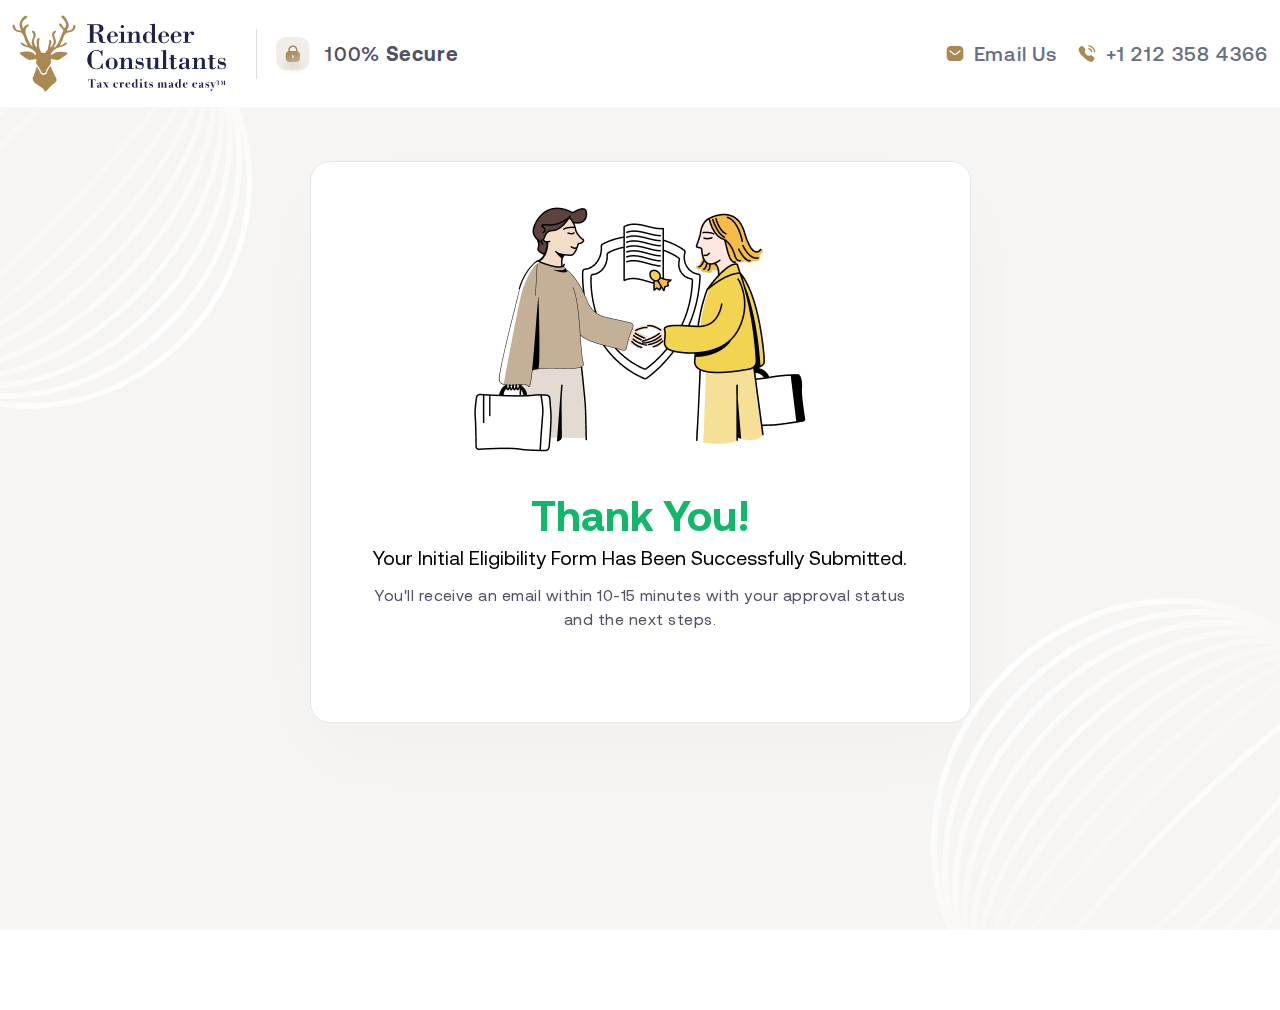
<file: success.html>
<!doctype html>
<html lang="en">
<head>
<meta charset="utf-8">
<meta name="viewport" content="width=device-width, initial-scale=1">
<title>ERC | Success | Reindeer Consultants</title>
<link rel="shortcut icon" href="favicon.ico" type="image/x-icon">
<link rel="stylesheet" href="lib/css/bootstrap.min.css">
<link rel="stylesheet" href="lib/css/swiper-bundle.min.css">
<link rel="stylesheet" href="lib/css/aos.css">
<link rel="stylesheet" href="fonts/stylesheet.css">
<link rel="stylesheet" href="css/app.css">
<link rel="stylesheet" href="css/responsive.css">
<!-- Google Tag Manager -->
<script>(function(w,d,s,l,i){w[l]=w[l]||[];w[l].push({'gtm.start':
new Date().getTime(),event:'gtm.js'});var f=d.getElementsByTagName(s)[0],
j=d.createElement(s),dl=l!='dataLayer'?'&l='+l:'';j.async=true;j.src=
'https://www.googletagmanager.com/gtm.js?id='+i+dl;f.parentNode.insertBefore(j,f);
})(window,document,'script','dataLayer','GTM-WT8Z5P2');</script>
<!-- End Google Tag Manager -->

<!-- Google Tag Manager (noscript) -->
<noscript><iframe src="https://www.googletagmanager.com/ns.html?id=GTM-WT8Z5P2"
height="0" width="0" style="display:none;visibility:hidden"></iframe></noscript>
<!-- End Google Tag Manager (noscript) -->
</head>
<body>
<!-- navigation -->
<header>
    <div id="iframe-container"></div>   
    <nav class="navbar navbar-expand-md navbar-dark bg-dark">
        <div class="container-xxl">
            <a class="navbar-brand" href="/">
                <svg width="214" height="81" viewBox="0 0 204 74" fill="none" xmlns="http://www.w3.org/2000/svg">
                    <path d="M37.5999 26.5741C35.5686 33.4058 37.0324 31.9981 39.6394 26.8763C40.7167 23.3133 35.807 19.1618 39.6147 16.0123C40.1904 15.0341 42.2382 14.8591 41.9915 16.3146C41.4816 17.1894 40.248 17.7064 40.2069 18.8755C40.322 22.0806 43.2826 25.1902 41.1937 28.3078C40.174 30.0575 38.1755 32.8252 41.6296 30.2961C45.7333 26.3355 46.2268 20.0923 49.0229 15.3045C48.6528 12.8947 43.628 10.8905 45.3468 8.35351C47.0409 7.5423 48.2334 11.9085 49.9276 12.8629C53.8092 10.0078 50.092 4.89392 46.8682 2.41255C48.3157 -3.53637 56.0133 9.26812 53.6119 12.163C53.5708 13.1731 51.8848 14.7319 52.4276 15.4079C54.4096 14.9705 57.0001 14.9625 57.9541 12.8709C58.3077 8.38532 61.6055 8.82274 60.0512 13.1492C56.5149 19.798 51.1529 13.1572 48.6117 23.0747C47.9785 25.1425 46.2432 27.4489 45.7991 29.2304C48.3157 29.9462 50.7993 24.7926 52.6332 27.266C50.2647 31.2664 44.2613 30.3041 40.8977 33.2308C38.9075 33.4296 34.9847 40.1579 38.8252 37.7561C42.2053 34.1056 48.0772 35.1952 52.4934 36.1257C54.903 36.8017 46.786 41.7008 45.8649 42.2973C42.7234 44.8582 37.4601 41.0566 36.8679 42.7188C38.6032 47.0374 33.6524 49.6221 32.5421 53.535C32.6655 55.8653 29.7213 56.756 28.1423 55.2211C27.542 53.9088 27.3199 52.4932 26.3989 51.3082C25.4942 48.8427 21.8839 46.8147 23.1998 44.0868C24.6472 39.8637 17.994 44.8503 14.9018 42.52C12.0316 41.1044 9.58914 38.7502 7.19597 36.7302C7.48381 35.4736 9.85231 35.7201 10.9461 35.4418C14.1699 35.06 17.9364 34.8691 20.6092 36.9687C21.1438 37.3664 22.5007 39.1956 22.9613 38.0424C22.9859 34.4158 18.6272 33.024 16.0367 31.2266C13.2981 30.7653 9.13682 29.7473 8.08416 26.9876C8.93945 24.204 17.5088 33.6921 13.808 26.9638C12.0645 23.8859 11.6287 19.7105 9.17794 17.1814C7.13018 16.577 4.81103 16.6486 3.03466 15.384C1.30763 14.4138 -0.805917 10.2225 1.63659 9.30788C4.63011 11.8211 0.707285 14.3104 8.60227 15.217C8.14173 13.1572 6.30779 9.82483 7.66474 7.12078C8.59404 4.87005 11.3491 -0.243785 14.2686 1.25935C15.2308 3.3033 11.6616 4.2179 10.8556 5.85624C9.08748 7.79679 9.52335 10.5486 10.5925 12.7198C11.3079 12.8391 11.8261 11.0655 12.6073 10.652C13.3475 9.24426 17.517 8.50462 15.7571 10.7951C14.1123 11.4473 13.3804 13.1333 13.035 14.716C11.5547 16.7679 18.0187 31.5765 19.976 29.9859C15.8064 25.1107 23.3149 20.649 19.3263 16.8951C18.8246 16.5691 18.8575 15.6704 19.4167 15.4318C22.6241 15.2488 23.3313 19.8139 21.9991 22.0885C19.8526 25.4288 21.1355 28.8248 23.7096 31.5527C24.4827 29.3099 21.8346 23.1463 25.6505 22.2953C27.0239 22.6532 25.9383 23.8541 25.9219 24.6892C25.486 28.8407 25.7163 33.5648 28.422 36.4597C29.5404 36.0462 32.1474 37.1994 32.3037 35.6644C32.2872 35.2429 32.575 34.718 33.052 34.7339C34.6228 33.5251 34.2198 30.7971 34.8449 29.0316C35.5686 27.7432 35.7001 26.2798 35.2643 24.8562C35.9798 22.6055 38.0522 25.0789 37.5999 26.5741Z" fill="#AA8852"/>
                    <path d="M42.4357 61.3927C43.036 64.5819 39.4586 65.9418 37.4684 67.7313C35.4371 69.6321 34.0144 72.3998 31.1113 73.4098C30.8481 67.9938 19.1044 67.0712 19.7376 60.1361C25.7904 48.1587 21.0123 45.3354 28.1918 56.9151C30.4452 57.6786 33.5703 57.3207 33.4387 54.4496C34.3927 52.8351 35.5276 49.4153 36.9256 48.9302C37.9947 53.3601 40.8484 57.2332 42.4357 61.3927Z" fill="#AA8852"/>
                    <path d="M77.7486 26.0684H80.4435V26.7281H71.5647V26.0684H74.2597V9.79309H71.5647V9.13342H80.6896C83.6641 9.13342 87.1977 9.47948 87.1977 13.1347C87.1977 16.1086 83.9548 17.1359 81.4276 17.4062V17.4603C85.6769 18.0984 86.6274 20.3044 86.6274 24.5977C86.6274 25.5169 86.7057 26.5767 89.3224 26.1008V26.7281C88.562 26.9119 87.8016 27.0417 87.0076 27.0417C84.2568 27.0417 82.8142 25.7007 82.8142 23.008C82.8142 20.8235 82.434 19.1906 81.7295 18.6066C80.9691 17.9686 80.0969 17.655 79.247 17.655H77.7486V26.0684V26.0684ZM77.7486 17.0061H79.9851C82.434 17.0061 83.4404 15.8706 83.4404 13.5023C83.4404 10.5501 82.5458 9.79309 80.1193 9.79309H77.7486V17.0061Z" fill="#1E204D"/>
                    <path d="M93.8403 20.9102V23.0189C93.8403 24.8573 93.9521 26.5984 96.2669 26.5984C98.2238 26.5984 99.7223 25.225 100.27 23.4407H100.952C100.248 25.9928 98.3692 27.1283 95.719 27.1283C92.7444 27.1283 90.5974 24.3599 90.5974 21.678C90.5974 18.7798 93.0464 16.1411 96.0209 16.1411C98.5593 16.1411 100.896 17.8281 100.896 20.4343C100.896 20.9859 100.65 20.9102 100.214 20.9102H93.8403V20.9102ZM97.8101 20.2505C97.8101 18.4878 98.2686 16.671 95.8532 16.671C93.5943 16.671 93.8403 18.5959 93.8403 20.2505H97.8101Z" fill="#1E204D"/>
                    <path d="M101.869 26.7281V26.0684H103.86V16.9521H101.869V16.2924C103.479 16.3465 105.134 16.2384 106.801 16.1843V26.0576H108.813V26.7173H101.869V26.7281ZM105.112 12.9292C104.273 12.9292 103.647 12.1182 103.647 11.3504C103.647 10.6366 104.385 9.92291 105.112 9.92291C105.906 9.92291 106.722 10.5501 106.722 11.3504C106.711 12.248 106.04 12.9292 105.112 12.9292Z" fill="#1E204D"/>
                    <path d="M114.203 18.6716H114.259C115.131 17.0387 116.35 16.1411 118.318 16.1411C121.941 16.1411 121.64 18.5959 121.64 21.2021V26.0793H123.362V26.739H117.044V26.0793H118.754V21.3319C118.754 18.8771 119.023 17.0928 117.2 17.0928C116.026 17.0928 114.964 18.3039 114.561 19.2772C114.203 20.1424 114.203 21.3535 114.203 22.5972V26.0793H115.925V26.739H109.473V26.0793H111.329V16.963H109.473V16.3033C110.86 16.3574 112.526 16.2493 114.214 16.1952V18.6716H114.203Z" fill="#1E204D"/>
                    <path d="M133.348 24.9437H133.292C132.643 26.3387 131.357 27.1281 129.646 27.1281C128.204 27.1281 127.466 26.6307 126.437 25.7548C125.341 24.8356 124.804 23.0728 124.804 21.6994C124.804 19.0932 127.175 16.141 130.004 16.141C131.771 16.141 132.967 17.1467 133.303 18.3795H133.359V9.79306H131.402V9.1334C133.068 9.18747 134.701 9.02526 136.3 8.73328V26.0684H138.257V26.728C136.68 26.728 135.092 26.6523 133.359 26.9335V24.9437H133.348ZM128.114 24.23C128.114 25.4952 128.573 26.5983 130.082 26.5983C131.748 26.5983 133.348 24.8896 133.348 23.2999V20.5099C133.348 18.8553 132.229 16.6601 130.138 16.6601C128.338 16.6601 128.125 18.0334 128.125 19.5258V24.23H128.114Z" fill="#1E204D"/>
                    <path d="M142.685 20.9102V23.0189C142.685 24.8573 142.797 26.5984 145.112 26.5984C147.069 26.5984 148.567 25.225 149.115 23.4407H149.797C149.093 25.9928 147.214 27.1283 144.564 27.1283C141.601 27.1283 139.442 24.3599 139.442 21.678C139.442 18.7798 141.891 16.1411 144.866 16.1411C147.404 16.1411 149.741 17.8281 149.741 20.4343C149.741 20.9859 149.495 20.9102 149.059 20.9102H142.685V20.9102ZM146.666 20.2505C146.666 18.4878 147.125 16.671 144.709 16.671C142.45 16.671 142.696 18.5959 142.696 20.2505H146.666Z" fill="#1E204D"/>
                    <path d="M154.505 20.9102V23.0189C154.505 24.8573 154.616 26.5984 156.931 26.5984C158.899 26.5984 160.387 25.225 160.935 23.4407H161.617C160.912 25.9928 159.034 27.1283 156.383 27.1283C153.42 27.1283 151.262 24.3599 151.262 21.678C151.262 18.7798 153.711 16.1411 156.685 16.1411C159.224 16.1411 161.561 17.8281 161.561 20.4343C161.561 20.9859 161.315 20.9102 160.879 20.9102H154.505V20.9102ZM158.474 20.2505C158.474 18.4878 158.933 16.671 156.517 16.671C154.259 16.671 154.505 18.5959 154.505 20.2505H158.474Z" fill="#1E204D"/>
                    <path d="M167.768 19.115C168.64 17.6659 169.59 16.1411 171.581 16.1411C172.643 16.1411 173.761 16.671 173.761 17.8498C173.761 18.8771 173.023 19.3205 172.051 19.3205C171.402 19.3205 170.742 18.769 170.742 18.1093C170.742 18.0011 170.776 17.8497 170.798 17.7092C170.876 17.2874 170.91 17.1252 170.608 17.1252C170.094 17.1252 169.814 17.3847 169.467 17.7308C168.427 18.7365 167.779 20.1532 167.779 23.6029V26.0577H170.228V26.7174H163.228V26.0577H164.838V16.9414H163.037V16.2817C164.458 16.3358 166.113 16.2276 167.779 16.1736V19.115H167.768Z" fill="#1E204D"/>
                    <path d="M86.5493 46.4453V51.8416H85.9455L84.8272 50.5763C83.5972 51.6037 81.7744 52.0795 80.1641 52.0795C75.3669 52.0795 71.7438 47.3645 71.7438 42.9956C71.7438 39.5675 73.6224 36.3341 76.6752 34.5606C77.7599 33.955 79.1242 33.6954 80.3766 33.6954C81.8974 33.6954 83.3959 34.1172 84.6036 35.0688L85.6883 33.9658H86.2921V39.0484H85.4982C85.0844 36.1719 83.0157 34.3551 80.3542 34.3551C78.6098 34.3551 77.7152 34.7228 76.7647 36.1503C75.4899 38.0427 75.7583 41.1031 75.7583 43.2335C75.7583 44.7367 75.7024 46.7914 76.2167 48.5C76.7311 50.187 78.0171 51.3225 80.0859 51.4198C83.4406 51.5821 84.9838 49.2894 85.7777 46.4453H86.5493Z" fill="#1E204D"/>
                    <path d="M95.037 41.1033C98.1122 41.1033 100.762 43.7095 100.762 46.6618C100.762 49.6141 98.1234 52.0905 95.037 52.0905C91.9619 52.0905 89.3116 49.6141 89.3116 46.6618C89.3116 43.7095 91.9619 41.1033 95.037 41.1033ZM95.037 41.6224C92.3644 41.6224 92.5545 43.6771 92.5545 46.651C92.5545 50.0791 92.6105 51.5498 95.037 51.5498C97.4636 51.5498 97.5195 50.0791 97.5195 46.651C97.5195 43.6771 97.7096 41.6224 95.037 41.6224Z" fill="#1E204D"/>
                    <path d="M106.935 43.6229H106.991C107.863 41.99 109.093 41.0924 111.05 41.0924C114.673 41.0924 114.371 43.5472 114.371 46.1534V51.0306H116.082V51.6903H109.764V51.0306H111.475V46.2832C111.475 43.8284 111.755 42.044 109.921 42.044C108.746 42.044 107.684 43.2552 107.282 44.2285C106.924 45.0936 106.924 46.3048 106.924 47.5485V51.0306H108.635V51.6903H102.182V51.0306H104.039V41.9143H102.182V41.2546C103.569 41.3087 105.235 41.2006 106.924 41.1465V43.6229H106.935Z" fill="#1E204D"/>
                    <path d="M118.263 51.6904H117.827V47.9271H118.565C118.833 49.7979 119.951 51.5606 122.02 51.5606C123.217 51.5606 124.503 50.7712 124.503 49.4519C124.503 48.1325 123.25 48.0028 121.83 47.8189C119.023 47.4512 117.961 46.3482 117.961 44.3151C117.961 42.3145 119.381 41.1033 121.394 41.1033C122.344 41.1033 123.295 41.3953 124.067 41.9468L124.503 41.2655H124.961V44.38H124.257C124.089 42.9526 122.926 41.644 121.394 41.644C120.332 41.644 119.191 42.2496 119.191 43.4608C119.191 44.2503 119.325 44.5422 121.785 44.9315C124.268 45.3317 125.677 45.7534 125.677 48.457C125.677 50.9875 124.234 52.0905 121.785 52.0905C120.88 52.0905 119.717 51.5931 119.057 50.9875L118.263 51.6904Z" fill="#1E204D"/>
                    <path d="M136.501 49.5816H136.423C135.663 51.0524 134.187 52.0797 132.42 52.0797C129.803 52.0797 129.121 50.7604 129.121 49.5276V41.9144H127.354V41.2547C128.718 41.3088 130.373 41.2007 132.017 41.1466V49.3437C132.017 50.4251 131.939 51.2362 133.326 51.2362C134.332 51.2362 136.513 50.1548 136.513 46.9971V41.9144H134.444V41.2547C136.11 41.3088 137.765 41.2007 139.398 41.1466V51.0199H141.299V51.6796C139.688 51.6796 138.089 51.6039 136.501 51.8959V49.5816V49.5816Z" fill="#1E204D"/>
                    <path d="M141.924 51.6902V51.0305H143.971V34.7552H142.014V34.0956C143.68 34.1496 145.313 33.9874 146.923 33.6954V51.0305H148.913V51.6902H141.924V51.6902Z" fill="#1E204D"/>
                    <path d="M151.374 38.5186C152.358 38.5186 153.331 38.4105 154.315 38.3564V41.5682H156.898V42.3576H154.315V49.6031C154.315 50.4466 154.349 51.0522 155.377 51.0522C156.25 51.0522 156.764 50.3925 157.044 49.6572L157.591 49.9275C157.021 51.3983 155.847 52.0904 154.27 52.0904C151.788 52.0904 151.385 51.2793 151.385 49.8194V42.3684H149.641V41.579H151.385V38.5186H151.374Z" fill="#1E204D"/>
                    <path d="M165.889 42.5739C165.889 41.8927 164.558 41.6223 164.088 41.6223C163.048 41.6223 161.774 42.1197 162.187 42.628C162.355 42.8443 162.568 43.3958 162.568 43.8933C162.568 44.5746 161.885 45.0504 161.259 45.0504C160.499 45.0504 159.839 44.6503 159.839 43.8068C159.839 41.8061 162.512 41.0924 164.178 41.0924C165.352 41.0924 166.604 41.2762 167.667 41.8061C168.427 42.1738 168.673 42.5956 168.673 43.4175V50.425C168.673 50.7711 168.997 50.9225 169.333 50.9225C169.657 50.9225 170.071 50.5223 170.283 50.3169L170.608 50.6846C169.903 51.5281 169.165 52.0796 168.025 52.0796C166.828 52.0796 166.068 51.3659 165.9 50.2087C164.916 51.3659 163.451 52.0796 161.919 52.0796C160.286 52.0796 159.09 51.2145 159.09 49.5274C159.09 46.3913 163.451 45.7317 165.9 45.8723V42.5739H165.889ZM165.889 46.4238C164.2 46.4238 161.941 46.6293 161.941 48.7705C161.941 49.9276 162.433 50.8035 163.708 50.8035C164.659 50.8035 165.374 50.0898 165.699 49.2463C165.866 48.8462 165.889 48.3811 165.889 47.8729V46.4238Z" fill="#1E204D"/>
                    <path d="M176.423 43.6229H176.478C177.351 41.99 178.57 41.0924 180.538 41.0924C184.161 41.0924 183.859 43.5472 183.859 46.1534V51.0306H185.581V51.6903H179.263V51.0306H180.974V46.2832C180.974 43.8284 181.242 42.044 179.419 42.044C178.245 42.044 177.183 43.2552 176.78 44.2285C176.423 45.0936 176.423 46.3048 176.423 47.5485V51.0306H178.145V51.6903H171.692V51.0306H173.549V41.9143H171.692V41.2546C173.079 41.3087 174.745 41.2006 176.434 41.1465V43.6229H176.423Z" fill="#1E204D"/>
                    <path d="M188.376 38.5186C189.361 38.5186 190.333 38.4105 191.317 38.3564V41.5682H193.901V42.3576H191.317V49.6031C191.317 50.4466 191.351 51.0522 192.38 51.0522C193.252 51.0522 193.766 50.3925 194.046 49.6572L194.594 49.9275C194.024 51.3983 192.849 52.0904 191.273 52.0904C188.79 52.0904 188.388 51.2793 188.388 49.8194V42.3684H186.643V41.579H188.388V38.5186H188.376Z" fill="#1E204D"/>
                    <path d="M196.54 51.6904H196.104V47.9271H196.842C197.11 49.7979 198.228 51.5606 200.297 51.5606C201.493 51.5606 202.779 50.7712 202.779 49.4519C202.779 48.1325 201.527 48.0028 200.107 47.8189C197.3 47.4512 196.238 46.3482 196.238 44.3151C196.238 42.3145 197.658 41.1033 199.671 41.1033C200.621 41.1033 201.572 41.3953 202.343 41.9468L202.779 41.2655H203.238V44.38H202.533C202.366 42.9526 201.203 41.644 199.671 41.644C198.608 41.644 197.468 42.2496 197.468 43.4608C197.468 44.2503 197.602 44.5422 200.062 44.9315C202.545 45.3317 203.954 45.7534 203.954 48.457C203.954 50.9875 202.511 52.0905 200.062 52.0905C199.156 52.0905 197.993 51.5931 197.334 50.9875L196.54 51.6904Z" fill="#1E204D"/>
                    <path d="M79.6829 63.6507C79.6829 63.7156 79.6494 63.748 79.5935 63.748C79.504 63.748 79.4258 63.5966 79.3587 63.3046C79.2133 62.7207 79.012 62.3205 78.7548 62.1042C78.4976 61.888 78.0839 61.7798 77.5247 61.7798H76.9656V68.8306C76.9768 69.0253 77.0327 69.1443 77.1334 69.1983C77.234 69.2524 77.5247 69.2957 77.9832 69.3389C78.0727 69.3497 78.1174 69.3822 78.1174 69.4471C78.1174 69.5228 78.0503 69.566 77.9273 69.566C77.9049 69.566 77.8379 69.566 77.7484 69.5552C77.6254 69.5444 77.5247 69.5444 77.4465 69.5444L76.2164 69.5119L74.1812 69.566C74.0694 69.566 74.0135 69.5336 74.0135 69.4687C74.0135 69.4254 74.0246 69.393 74.0582 69.3822C74.0917 69.3714 74.2259 69.3605 74.4496 69.3605C74.8857 69.3389 75.1317 69.2416 75.1541 69.0577C75.1653 68.9604 75.1764 68.171 75.1764 66.7003V61.7798H74.8633C74.2259 61.7798 73.7563 61.888 73.4655 62.1151C73.1748 62.3422 72.9847 62.7423 72.8952 63.3262C72.8393 63.6615 72.7722 63.8345 72.6827 63.8345C72.6157 63.8345 72.5709 63.7913 72.5709 63.6939C72.5709 63.629 72.5821 63.4236 72.6157 63.0559C72.6827 62.2989 72.7163 61.7798 72.7387 61.4987H72.9176H73.7898C73.8122 61.4987 74.0917 61.5095 74.6285 61.5203C75.1653 61.5311 75.8362 61.5419 76.6637 61.5419C77.1222 61.5419 77.5247 61.5419 77.8826 61.5311C78.2404 61.5203 78.5647 61.5203 78.8666 61.5203C79.135 61.5203 79.3363 61.5095 79.4705 61.4987C79.4928 61.9961 79.5599 62.6341 79.6494 63.4128C79.6829 63.5317 79.6829 63.6182 79.6829 63.6507Z" fill="#1E204D"/>
                    <path d="M86.136 68.9064C86.136 68.9713 86.0689 69.0578 85.9459 69.1659C85.5993 69.4687 85.1855 69.6201 84.6823 69.6201C84.3468 69.6201 84.112 69.5552 83.9666 69.4147C83.8213 69.2849 83.7206 69.047 83.6759 68.7009C83.3181 69.339 82.826 69.6526 82.1998 69.6526C81.8532 69.6526 81.5736 69.5444 81.3723 69.339C81.1598 69.1335 81.0592 68.8631 81.0592 68.5279C81.0592 67.5546 81.9203 66.9815 83.6535 66.7976V66.5597C83.6535 65.7919 83.62 65.3053 83.5641 65.1323L83.5529 65.0782C83.4411 64.6889 83.1615 64.4942 82.703 64.4942C82.4346 64.4942 82.2222 64.5699 82.0656 64.7105C81.9091 64.8619 81.8308 65.0025 81.8308 65.1431C81.8308 65.2188 81.9202 65.2728 82.1215 65.2837C82.4123 65.3053 82.5465 65.4783 82.5465 65.7919C82.5465 65.9649 82.4906 66.1055 82.3675 66.2137C82.2557 66.3218 82.0992 66.3867 81.9202 66.3867C81.6966 66.3867 81.5065 66.3218 81.3499 66.1812C81.2046 66.0406 81.1263 65.8784 81.1263 65.6621C81.1263 65.3269 81.294 65.0349 81.6407 64.7646C81.9873 64.4942 82.4346 64.3536 82.9938 64.3536C83.8213 64.3536 84.4028 64.4942 84.7382 64.7862C84.9954 65.0241 85.1296 65.4459 85.1296 66.0406V68.0196C85.1296 68.4089 85.1296 68.636 85.1408 68.6901C85.1855 69.0145 85.2973 69.1768 85.4875 69.1768C85.6216 69.1768 85.7894 69.0794 85.9907 68.8956C86.0242 68.8523 86.0577 68.8415 86.0913 68.8415C86.1248 68.8415 86.136 68.8631 86.136 68.9064ZM83.6312 67.5222V66.949C82.8596 67.1004 82.4682 67.5222 82.4682 68.2251C82.4682 68.7658 82.6583 69.0362 83.0497 69.0362C83.2621 69.0362 83.4187 68.9172 83.5082 68.6901C83.5864 68.463 83.6312 68.0737 83.6312 67.5222Z" fill="#1E204D"/>
                    <path d="M92.6549 69.4362C92.6549 69.4903 92.6102 69.5227 92.5095 69.5227H92.23H91.7938H90.9328H89.4232C89.3002 69.5227 89.2442 69.4903 89.2442 69.4362C89.2442 69.3821 89.3113 69.3605 89.4343 69.3605H89.6244C89.8816 69.3605 90.0046 69.3172 90.0046 69.2415C90.0046 69.0901 89.6915 68.4846 89.0541 67.4464C88.8864 67.6627 88.5845 68.0736 88.1596 68.6576C88.0813 68.7982 87.9806 68.9279 87.8688 69.0469C87.8017 69.1334 87.7682 69.1983 87.7682 69.2415C87.7682 69.3064 87.8912 69.3497 88.1484 69.3497H88.3385H88.4503C88.5733 69.3497 88.6292 69.3821 88.6292 69.4362C88.6292 69.4903 88.5845 69.5227 88.4838 69.5227L87.086 69.5119C86.8512 69.5119 86.717 69.5119 86.6835 69.5011C86.6499 69.4903 86.6276 69.4686 86.6276 69.4362C86.6276 69.3713 86.6835 69.3497 86.8065 69.3497C87.0637 69.3605 87.2538 69.3172 87.3768 69.2199C87.4998 69.1226 87.7234 68.8739 88.0254 68.4521C88.1931 68.225 88.3273 68.0628 88.4056 67.9438C88.6404 67.6519 88.8081 67.4139 88.9311 67.2301C88.8864 67.1652 88.7522 66.9598 88.5509 66.6137C88.3497 66.2568 88.1819 65.9757 88.0589 65.7594L87.7458 65.2403C87.6004 65.0024 87.4886 64.851 87.4103 64.7861C87.3321 64.7212 87.1979 64.6888 87.0078 64.6888C86.8177 64.6888 86.717 64.6563 86.717 64.6023C86.717 64.5374 86.7729 64.5049 86.8848 64.5049H87.1308H88.3161H89.7586C89.8593 64.5049 89.9152 64.5374 89.9152 64.5915C89.9152 64.6455 89.8146 64.678 89.6133 64.678C89.3784 64.6888 89.2666 64.732 89.2666 64.8186C89.2666 64.9808 89.535 65.4782 90.0829 66.3001C90.7651 65.4241 91.1005 64.9159 91.1005 64.7861C91.1005 64.7104 90.9775 64.6672 90.7427 64.6672H90.6868H90.5079C90.4408 64.6672 90.396 64.6347 90.396 64.5806C90.396 64.5266 90.452 64.5049 90.575 64.5049H90.9999H91.313H92.0063H92.1293C92.2188 64.5049 92.2635 64.5374 92.2635 64.5806C92.2635 64.6347 92.2076 64.6672 92.0846 64.6672H91.9616H91.8498C91.6708 64.6672 91.5366 64.7104 91.436 64.8077C91.3354 64.9051 91.1005 65.2295 90.7091 65.7918C90.6868 65.8135 90.519 66.0514 90.1947 66.5056L90.5638 67.1328C90.7203 67.4031 90.9216 67.7492 91.1676 68.1601C91.4584 68.69 91.6708 69.0253 91.8274 69.1658C91.9728 69.3064 92.1964 69.3713 92.476 69.3605C92.599 69.3497 92.6549 69.3821 92.6549 69.4362Z" fill="#1E204D"/>
                    <path d="M100.997 65.5541C100.997 65.738 100.941 65.8893 100.829 66.0083C100.717 66.1273 100.572 66.1813 100.404 66.1813C99.9794 66.1813 99.767 65.9975 99.767 65.6406C99.767 65.5433 99.7893 65.4352 99.8452 65.3162C99.9011 65.1864 99.9235 65.0999 99.9235 65.0458C99.9235 64.8944 99.8676 64.7755 99.7446 64.6674C99.6328 64.5592 99.4874 64.5051 99.3197 64.5051C98.5928 64.5051 98.2238 65.2946 98.2238 66.8626C98.2238 67.7602 98.3803 68.3982 98.7046 68.7875C98.9506 69.0795 99.2526 69.2309 99.6104 69.2309C99.9906 69.2309 100.371 68.993 100.762 68.528C100.807 68.4631 100.852 68.4307 100.896 68.4307C100.93 68.4307 100.941 68.4523 100.941 68.4956C100.941 68.647 100.796 68.8416 100.505 69.112C100.091 69.4905 99.588 69.6851 99.0065 69.6851C98.2909 69.6851 97.6758 69.4364 97.1726 68.9389C96.6694 68.4415 96.4122 67.8359 96.4122 67.1222C96.4122 66.3544 96.6806 65.6947 97.2174 65.1648C97.7541 64.6349 98.4139 64.3754 99.1966 64.3754C99.6999 64.3754 100.125 64.4943 100.471 64.7214C100.818 64.9377 100.997 65.2189 100.997 65.5541Z" fill="#1E204D"/>
                    <path d="M106.689 65.2295C106.689 65.4566 106.622 65.6405 106.488 65.781C106.353 65.9216 106.175 65.9973 105.962 65.9973C105.526 65.9973 105.313 65.8027 105.313 65.4134C105.313 65.2836 105.369 65.1538 105.47 65.0132C105.492 64.9808 105.504 64.9592 105.504 64.9267C105.504 64.8618 105.448 64.8186 105.347 64.8186C105.079 64.8186 104.877 65.024 104.732 65.435C104.654 65.6729 104.609 66.2352 104.609 67.1328V67.9763V68.9928C104.609 69.1983 104.721 69.3173 104.933 69.3281C105.056 69.3389 105.213 69.3389 105.392 69.3389C105.481 69.3497 105.515 69.3713 105.515 69.4254C105.515 69.4903 105.481 69.5227 105.403 69.5227H105.168H104.128H103.591H102.999H102.54H102.261C102.171 69.5227 102.126 69.5011 102.126 69.447C102.126 69.393 102.182 69.3713 102.294 69.3713C102.619 69.3605 102.82 69.3281 102.887 69.274C102.954 69.2199 102.988 69.0469 102.988 68.7549L102.976 65.6296C102.976 65.3701 102.943 65.1863 102.865 65.0889C102.786 64.9916 102.619 64.9267 102.35 64.9051C102.149 64.8943 102.026 64.8835 102.003 64.8726C101.97 64.8618 101.959 64.8402 101.959 64.7969C101.959 64.7537 101.992 64.7321 102.048 64.7321H102.249H102.484C103.099 64.7321 103.759 64.6131 104.475 64.3644C104.52 64.5158 104.531 64.6996 104.531 64.8943V65.3809C104.687 65.0024 104.844 64.7429 105.034 64.5915C105.213 64.4401 105.448 64.3644 105.738 64.3644C106.007 64.3644 106.23 64.4509 106.409 64.6131C106.599 64.7753 106.689 64.9808 106.689 65.2295Z" fill="#1E204D"/>
                    <path d="M112.828 68.1062C112.828 68.2793 112.728 68.5064 112.515 68.7767C112.068 69.3715 111.486 69.6743 110.771 69.6743C109.966 69.6743 109.295 69.4256 108.78 68.9389C108.255 68.4415 107.997 67.8143 107.997 67.0356C107.997 66.2786 108.255 65.6406 108.758 65.1432C109.261 64.6349 109.887 64.3862 110.636 64.3862C111.151 64.3862 111.587 64.4943 111.945 64.7106C112.347 64.9485 112.605 65.2946 112.728 65.7379C112.761 65.8785 112.784 66.0407 112.795 66.2354C112.616 66.257 111.878 66.2678 110.581 66.2786C110.379 66.2786 110.133 66.2895 109.831 66.3003C109.809 66.5814 109.798 66.8085 109.798 67.0032C109.798 67.9008 109.999 68.5388 110.39 68.9173C110.625 69.1444 110.905 69.2525 111.24 69.2525C111.52 69.2525 111.788 69.1552 112.045 68.9714C112.303 68.7875 112.504 68.5496 112.638 68.2576C112.705 68.1062 112.75 68.0413 112.795 68.0413C112.817 68.0305 112.828 68.0522 112.828 68.1062ZM111.319 66.0732C111.33 65.4784 111.285 65.0675 111.184 64.8404C111.095 64.6133 110.927 64.4943 110.681 64.4943C110.2 64.4943 109.921 65.0242 109.843 66.0732H110.894H111.319Z" fill="#1E204D"/>
                    <path d="M120.175 69.2958C120.175 69.3498 120.096 69.3823 119.94 69.3823H119.392C119 69.3714 118.587 69.458 118.151 69.6526C118.106 69.6634 118.084 69.6742 118.072 69.6742C117.994 69.6742 117.961 69.6094 117.949 69.4688C117.949 69.4039 117.938 69.3066 117.916 69.1768C117.591 69.512 117.167 69.6742 116.641 69.6742C115.937 69.6742 115.355 69.4255 114.908 68.9173C114.46 68.4198 114.226 67.771 114.226 67.0032C114.226 66.2137 114.449 65.5757 114.919 65.0999C115.389 64.6132 115.992 64.3753 116.753 64.3753C117.256 64.3753 117.647 64.5591 117.972 64.9052V63.2831C117.972 62.591 117.938 62.18 117.871 62.0503C117.804 61.9205 117.591 61.8664 117.234 61.8664C117.021 61.8664 116.921 61.8448 116.921 61.7907C116.921 61.7367 116.976 61.7042 117.066 61.7042C117.804 61.7042 118.508 61.5961 119.168 61.3906C119.269 61.3582 119.336 61.3474 119.381 61.3474C119.47 61.3474 119.515 61.4447 119.515 61.6285V62.2125V63.3263V68.8632C119.515 68.993 119.537 69.0795 119.571 69.1335C119.627 69.1984 119.772 69.2309 119.996 69.2309C120.119 69.1984 120.175 69.2309 120.175 69.2958ZM117.972 68.2576V65.7271C117.972 65.381 117.916 65.1215 117.793 64.9485C117.636 64.7322 117.424 64.624 117.155 64.624C116.384 64.624 115.992 65.4459 115.992 67.0897C115.992 67.825 116.093 68.3874 116.283 68.7983C116.484 69.1984 116.753 69.4039 117.111 69.4039C117.312 69.4039 117.513 69.3174 117.692 69.1335C117.882 68.9497 117.972 68.6577 117.972 68.2576Z" fill="#1E204D"/>
                    <path d="M124.659 69.4472C124.659 69.5013 124.625 69.5337 124.547 69.5337H122.959H121.807H121.628H121.517C121.427 69.5337 121.371 69.5121 121.371 69.458C121.371 69.4256 121.461 69.4039 121.651 69.3931C121.919 69.3823 122.076 69.3607 122.132 69.3066C122.176 69.2525 122.199 69.1011 122.199 68.8416V65.5C122.199 65.208 122.176 65.0242 122.12 64.9701C122.065 64.9161 121.908 64.8836 121.651 64.8836C121.483 64.8836 121.382 64.8836 121.36 64.8728C121.326 64.862 121.315 64.8404 121.315 64.7863C121.315 64.7322 121.371 64.6998 121.494 64.6998C122.378 64.689 123.127 64.5592 123.753 64.2997C123.764 64.397 123.787 64.6457 123.809 65.0675V66.5382V68.7118C123.809 69.0254 123.843 69.2201 123.898 69.2742C123.954 69.3282 124.156 69.3607 124.513 69.3607C124.614 69.3715 124.659 69.3931 124.659 69.4472ZM123.82 62.0936C123.82 62.3098 123.742 62.4937 123.585 62.6451C123.429 62.7965 123.239 62.8722 123.015 62.8722C122.791 62.8722 122.601 62.7965 122.434 62.6559C122.277 62.5045 122.199 62.3207 122.199 62.1044C122.199 61.8881 122.277 61.7043 122.434 61.5745C122.59 61.4339 122.791 61.369 123.037 61.369C123.261 61.369 123.44 61.4339 123.585 61.5745C123.742 61.7151 123.82 61.8881 123.82 62.0936Z" fill="#1E204D"/>
                    <path d="M129.769 68.7764C129.769 68.863 129.691 68.9711 129.545 69.1117C129.154 69.4794 128.606 69.6524 127.913 69.6524C127.275 69.6524 126.862 69.501 126.66 69.1982C126.582 69.0792 126.537 68.9711 126.526 68.8738C126.515 68.7765 126.504 68.5169 126.504 68.0952V67.5436C126.515 67.3922 126.526 67.2408 126.526 67.0786L126.504 66.8299V65.7809V64.9482C126.504 64.8077 126.481 64.732 126.448 64.7103C126.403 64.6887 126.291 64.6779 126.09 64.6779C125.844 64.6779 125.732 64.6454 125.732 64.5806C125.732 64.5373 125.777 64.5049 125.855 64.4832C126.604 64.4616 127.253 64.0723 127.801 63.3045C127.868 63.1963 127.924 63.1423 127.969 63.1423C128.013 63.1423 128.036 63.1963 128.036 63.3045C128.025 63.975 128.058 64.3318 128.125 64.3967C128.192 64.4616 128.382 64.4832 128.707 64.4832C129.042 64.4832 129.277 64.4724 129.422 64.44C129.434 64.4292 129.456 64.4292 129.467 64.4292C129.501 64.4292 129.512 64.4508 129.512 64.5049C129.512 64.6238 129.456 64.6779 129.355 64.6779C129.031 64.6887 128.673 64.6887 128.271 64.6887H128.103V64.9266C128.103 66.9921 128.125 68.1925 128.148 68.5494C128.226 68.9927 128.449 69.2198 128.83 69.2198C128.997 69.2198 129.221 69.1009 129.489 68.8738C129.612 68.7656 129.702 68.7116 129.735 68.7116C129.758 68.7224 129.769 68.7332 129.769 68.7764Z" fill="#1E204D"/>
                    <path d="M134.466 67.9113C134.466 68.4304 134.298 68.8521 133.974 69.1658C133.65 69.4902 133.225 69.6416 132.71 69.6416C132.453 69.6416 132.151 69.5767 131.793 69.4577C131.514 69.3604 131.324 69.3063 131.234 69.3063C131.078 69.3063 130.988 69.3604 130.944 69.4686C130.888 69.5767 130.854 69.6416 130.832 69.6416C130.776 69.6416 130.753 69.6091 130.753 69.5551C130.753 69.5118 130.753 69.4361 130.776 69.3388C130.798 69.1874 130.809 68.9387 130.809 68.571V68.452V68.1925V67.9978C130.809 67.9113 130.832 67.8681 130.865 67.8681C130.91 67.8681 130.944 67.9221 130.977 68.0411C131.055 68.452 131.257 68.7981 131.581 69.0684C131.916 69.3388 132.297 69.4794 132.71 69.4794C132.968 69.4794 133.191 69.4037 133.348 69.2415C133.515 69.0792 133.594 68.8738 133.594 68.6251C133.594 68.4196 133.515 68.2574 133.37 68.1168C133.258 68.0195 132.956 67.8897 132.476 67.7383C131.872 67.5436 131.436 67.3165 131.167 67.0354C130.899 66.765 130.765 66.4081 130.765 65.9864C130.765 65.5322 130.921 65.1429 131.245 64.8293C131.57 64.5157 131.961 64.3535 132.42 64.3535C132.599 64.3535 132.9 64.4075 133.337 64.5157C133.404 64.5265 133.448 64.5373 133.482 64.5373C133.65 64.5373 133.784 64.4292 133.873 64.2237C133.896 64.1912 133.907 64.1696 133.929 64.1696C133.985 64.1696 134.019 64.2129 134.019 64.3102L134.008 64.5265C133.996 64.5589 133.996 64.613 133.996 64.6887C133.996 65.0023 134.019 65.3267 134.052 65.662V65.716C134.052 65.7809 134.03 65.8134 133.985 65.8134C133.94 65.8134 133.907 65.7809 133.884 65.7052C133.65 64.9158 133.18 64.5265 132.476 64.5265C132.207 64.5265 131.995 64.6022 131.816 64.732C131.648 64.8725 131.559 65.0456 131.559 65.2618C131.559 65.4565 131.626 65.6187 131.771 65.7377C131.916 65.8566 132.196 65.9864 132.61 66.1378C133.337 66.3865 133.829 66.6352 134.086 66.8732C134.332 67.1327 134.466 67.4788 134.466 67.9113Z" fill="#1E204D"/>
                    <path d="M147.963 69.4688C147.963 69.5337 147.907 69.5661 147.784 69.5553H147.572H147.225H146.387H145.716H145.537H145.28H145.123C145.011 69.5553 144.955 69.5337 144.955 69.4796C144.955 69.4364 145.045 69.4147 145.235 69.4039C145.47 69.3931 145.593 69.3282 145.593 69.1985V66.5923C145.593 65.792 145.57 65.3054 145.514 65.1432C145.436 64.9161 145.235 64.8079 144.911 64.8079C144.609 64.8079 144.385 64.9377 144.206 65.1864C144.128 65.2837 144.094 65.4027 144.083 65.5216C144.061 65.673 144.061 66.0732 144.061 66.722V68.9389C144.061 69.166 144.083 69.3066 144.128 69.3499C144.173 69.3931 144.318 69.4039 144.575 69.4039C144.653 69.4039 144.687 69.4256 144.687 69.458C144.687 69.5229 144.642 69.5553 144.553 69.5553C144.474 69.5553 144.407 69.5553 144.363 69.5445L142.037 69.5229C141.958 69.5229 141.925 69.5013 141.925 69.4472C141.925 69.4039 142.025 69.3823 142.216 69.3823C142.361 69.3823 142.439 69.3607 142.462 69.3282L142.484 69.2093V66.3652C142.484 65.6406 142.439 65.1972 142.35 65.0458C142.26 64.8944 142.081 64.8187 141.813 64.8187C141.478 64.8187 141.243 64.9485 141.075 65.2189C141.019 65.3162 140.986 65.4243 140.974 65.5325C140.963 65.6406 140.952 65.9434 140.952 66.4517V68.7551C140.952 69.112 140.974 69.3066 141.019 69.3391C141.064 69.3715 141.176 69.3931 141.355 69.3931H141.533C141.612 69.3931 141.645 69.4148 141.645 69.458C141.645 69.5121 141.612 69.5337 141.533 69.5337H141.243H140.74C140.102 69.5445 139.767 69.5553 139.722 69.5553C139.331 69.5661 139.051 69.5661 138.872 69.5661H138.704C138.604 69.5661 138.548 69.5337 138.548 69.4688C138.548 69.4147 138.581 69.3823 138.66 69.3823L138.939 69.4256C139.073 69.4364 139.185 69.4039 139.275 69.3391C139.342 69.285 139.375 69.1228 139.375 68.8524V66.9275C139.375 65.8461 139.353 65.2729 139.331 65.1864C139.263 65.1215 139.017 65.0783 138.581 65.0783C138.469 65.0783 138.414 65.0458 138.414 64.9918C138.414 64.9269 138.469 64.8944 138.57 64.8944C139.375 64.8836 140.08 64.7106 140.706 64.3862C140.784 64.3537 140.829 64.3321 140.863 64.3321C140.896 64.3321 140.918 64.3645 140.918 64.4294C140.918 64.5484 140.918 64.6457 140.907 64.7214V65.208C141.276 64.6349 141.813 64.3429 142.54 64.3429C143.345 64.3429 143.815 64.6565 143.96 65.2946C144.139 64.9593 144.363 64.7106 144.631 64.57C144.899 64.4186 145.246 64.3537 145.671 64.3537C146.689 64.3537 147.192 64.8944 147.192 65.9867V66.1597V66.3868V68.8416C147.192 69.0903 147.203 69.2417 147.214 69.2958C147.236 69.3499 147.304 69.3823 147.415 69.3931C147.583 69.4039 147.717 69.4148 147.852 69.4148C147.93 69.4039 147.963 69.4256 147.963 69.4688Z" fill="#1E204D"/>
                    <path d="M154.472 68.9063C154.472 68.9712 154.416 69.0577 154.282 69.1658C153.935 69.4686 153.51 69.62 153.007 69.62C152.671 69.62 152.436 69.5551 152.291 69.4145C152.134 69.2848 152.045 69.0469 152 68.7008C151.642 69.3388 151.15 69.6524 150.524 69.6524C150.178 69.6524 149.898 69.5443 149.686 69.3388C149.473 69.1334 149.372 68.863 149.372 68.5278C149.372 67.5545 150.233 66.9813 151.967 66.7975V66.5596C151.967 65.7918 151.944 65.3052 151.888 65.1321L151.877 65.0781C151.765 64.6888 151.486 64.4941 151.027 64.4941C150.759 64.4941 150.558 64.5698 150.39 64.7104C150.233 64.8618 150.155 65.0024 150.155 65.1429C150.155 65.2186 150.256 65.2727 150.446 65.2835C150.726 65.3052 150.871 65.4782 150.871 65.7918C150.871 65.9648 150.815 66.1054 150.692 66.2136C150.58 66.3217 150.424 66.3866 150.245 66.3866C150.01 66.3866 149.82 66.3217 149.674 66.1811C149.529 66.0405 149.451 65.8783 149.451 65.662C149.451 65.3268 149.618 65.0348 149.965 64.7645C150.312 64.4941 150.759 64.3535 151.318 64.3535C152.146 64.3535 152.727 64.4941 153.051 64.7861C153.32 65.024 153.443 65.4457 153.443 66.0405V68.0195C153.443 68.4088 153.443 68.6359 153.454 68.69C153.499 69.0144 153.611 69.1766 153.801 69.1766C153.935 69.1766 154.103 69.0793 154.304 68.8955C154.337 68.8522 154.382 68.8414 154.405 68.8414C154.46 68.8414 154.472 68.863 154.472 68.9063ZM151.967 67.5221V66.9489C151.195 67.1003 150.804 67.5221 150.804 68.225C150.804 68.7657 150.994 69.036 151.385 69.036C151.598 69.036 151.754 68.9171 151.844 68.69C151.933 68.4629 151.967 68.0736 151.967 67.5221Z" fill="#1E204D"/>
                    <path d="M161.449 69.2958C161.449 69.3498 161.371 69.3823 161.203 69.3823H160.667C160.275 69.3714 159.861 69.458 159.425 69.6526C159.381 69.6634 159.347 69.6742 159.336 69.6742C159.269 69.6742 159.224 69.6094 159.224 69.4688C159.224 69.4039 159.213 69.3066 159.19 69.1768C158.866 69.512 158.441 69.6742 157.916 69.6742C157.211 69.6742 156.63 69.4255 156.182 68.9173C155.724 68.4198 155.5 67.771 155.5 67.0032C155.5 66.2137 155.735 65.5757 156.194 65.0999C156.652 64.6132 157.267 64.3753 158.027 64.3753C158.519 64.3753 158.922 64.5591 159.235 64.9052V63.2831C159.235 62.591 159.202 62.18 159.135 62.0503C159.067 61.9205 158.855 61.8664 158.497 61.8664C158.285 61.8664 158.184 61.8448 158.184 61.7907C158.184 61.7367 158.229 61.7042 158.329 61.7042C159.056 61.7042 159.761 61.5961 160.432 61.3906C160.532 61.3582 160.599 61.3474 160.633 61.3474C160.722 61.3474 160.767 61.4447 160.767 61.6285V62.2125V63.3263V68.8632C160.767 68.993 160.79 69.0795 160.823 69.1335C160.879 69.1984 161.013 69.2309 161.237 69.2309C161.382 69.1984 161.449 69.2309 161.449 69.2958ZM159.235 68.2576V65.7271C159.235 65.381 159.179 65.1215 159.056 64.9485C158.9 64.7322 158.687 64.624 158.419 64.624C157.647 64.624 157.267 65.4459 157.267 67.0897C157.267 67.825 157.368 68.3874 157.558 68.7983C157.759 69.1984 158.027 69.4039 158.385 69.4039C158.598 69.4039 158.788 69.3174 158.967 69.1335C159.146 68.9497 159.235 68.6577 159.235 68.2576Z" fill="#1E204D"/>
                    <path d="M167.566 68.1062C167.566 68.2793 167.466 68.5064 167.253 68.7767C166.806 69.3715 166.225 69.6743 165.509 69.6743C164.704 69.6743 164.033 69.4256 163.518 68.9389C162.993 68.4415 162.736 67.8143 162.736 67.0356C162.736 66.2786 162.993 65.6406 163.496 65.1432C163.999 64.6349 164.625 64.3862 165.375 64.3862C165.889 64.3862 166.325 64.4943 166.683 64.7106C167.086 64.9485 167.343 65.2946 167.466 65.7379C167.499 65.8785 167.522 66.0407 167.533 66.2354C167.354 66.257 166.616 66.2678 165.319 66.2786C165.117 66.2786 164.871 66.2895 164.57 66.3003C164.547 66.5814 164.536 66.8085 164.536 67.0032C164.536 67.9008 164.737 68.5388 165.129 68.9173C165.363 69.1444 165.643 69.2525 165.978 69.2525C166.258 69.2525 166.526 69.1552 166.784 68.9714C167.041 68.7875 167.242 68.5496 167.376 68.2576C167.443 68.1062 167.488 68.0413 167.533 68.0413C167.544 68.0305 167.566 68.0522 167.566 68.1062ZM166.057 66.0732C166.068 65.4784 166.023 65.0675 165.923 64.8404C165.833 64.6133 165.665 64.4943 165.419 64.4943C164.939 64.4943 164.659 65.0242 164.581 66.0732H165.632H166.057Z" fill="#1E204D"/>
                    <path d="M176.568 68.1062C176.568 68.2793 176.467 68.5064 176.255 68.7767C175.807 69.3715 175.226 69.6743 174.51 69.6743C173.705 69.6743 173.034 69.4256 172.52 68.9389C171.994 68.4415 171.737 67.8143 171.737 67.0356C171.737 66.2786 171.994 65.6406 172.497 65.1432C173.001 64.6349 173.627 64.3862 174.376 64.3862C174.89 64.3862 175.327 64.4943 175.684 64.7106C176.087 64.9485 176.344 65.2946 176.467 65.7379C176.501 65.8785 176.523 66.0407 176.534 66.2354C176.355 66.257 175.617 66.2678 174.32 66.2786C174.119 66.2786 173.873 66.2895 173.571 66.3003C173.548 66.5814 173.537 66.8085 173.537 67.0032C173.537 67.9008 173.739 68.5388 174.13 68.9173C174.365 69.1444 174.644 69.2525 174.98 69.2525C175.259 69.2525 175.528 69.1552 175.785 68.9714C176.042 68.7875 176.243 68.5496 176.378 68.2576C176.445 68.1062 176.489 68.0413 176.534 68.0413C176.545 68.0305 176.568 68.0522 176.568 68.1062ZM175.058 66.0732C175.069 65.4784 175.025 65.0675 174.924 64.8404C174.834 64.6133 174.667 64.4943 174.421 64.4943C173.94 64.4943 173.66 65.0242 173.582 66.0732H174.633H175.058Z" fill="#1E204D"/>
                    <path d="M183.243 68.9064C183.243 68.9713 183.187 69.0578 183.053 69.1659C182.706 69.4687 182.282 69.6201 181.778 69.6201C181.443 69.6201 181.208 69.5552 181.063 69.4147C180.906 69.2849 180.817 69.047 180.772 68.7009C180.414 69.339 179.922 69.6526 179.296 69.6526C178.949 69.6526 178.67 69.5444 178.457 69.339C178.245 69.1335 178.144 68.8631 178.144 68.5279C178.144 67.5546 179.005 66.9815 180.738 66.7976V66.5597C180.738 65.7919 180.716 65.3053 180.66 65.1323L180.649 65.0782C180.537 64.6889 180.258 64.4942 179.799 64.4942C179.531 64.4942 179.329 64.5699 179.162 64.7105C179.005 64.8619 178.927 65.0025 178.927 65.1431C178.927 65.2188 179.027 65.2728 179.218 65.2837C179.497 65.3053 179.642 65.4783 179.642 65.7919C179.642 65.9649 179.587 66.1055 179.464 66.2137C179.352 66.3218 179.195 66.3867 179.016 66.3867C178.781 66.3867 178.591 66.3218 178.446 66.1812C178.301 66.0406 178.222 65.8784 178.222 65.6621C178.222 65.3269 178.39 65.0349 178.737 64.7646C179.083 64.4942 179.531 64.3536 180.09 64.3536C180.917 64.3536 181.499 64.4942 181.823 64.7862C182.091 65.0241 182.214 65.4459 182.214 66.0406V68.0196C182.214 68.4089 182.214 68.636 182.226 68.6901C182.27 69.0145 182.382 69.1768 182.572 69.1768C182.706 69.1768 182.874 69.0794 183.076 68.8956C183.109 68.8523 183.154 68.8415 183.176 68.8415C183.221 68.8415 183.243 68.8631 183.243 68.9064ZM180.738 67.5222V66.949C179.967 67.1004 179.575 67.5222 179.575 68.2251C179.575 68.7658 179.765 69.0362 180.157 69.0362C180.369 69.0362 180.526 68.9172 180.615 68.6901C180.694 68.463 180.738 68.0737 180.738 67.5222Z" fill="#1E204D"/>
                    <path d="M188.063 67.9113C188.063 68.4304 187.896 68.8521 187.571 69.1658C187.247 69.4902 186.822 69.6416 186.308 69.6416C186.05 69.6416 185.749 69.5767 185.402 69.4577C185.111 69.3604 184.932 69.3063 184.843 69.3063C184.686 69.3063 184.597 69.3604 184.552 69.4686C184.507 69.5767 184.474 69.6416 184.44 69.6416C184.395 69.6416 184.362 69.6091 184.362 69.5551C184.362 69.5118 184.373 69.4361 184.384 69.3388C184.407 69.1874 184.418 68.9387 184.418 68.571V68.452V68.1925V67.9978C184.418 67.9113 184.44 67.8681 184.474 67.8681C184.518 67.8681 184.563 67.9221 184.586 68.0411C184.664 68.452 184.865 68.7981 185.201 69.0684C185.536 69.3388 185.905 69.4794 186.319 69.4794C186.587 69.4794 186.789 69.4037 186.956 69.2415C187.124 69.0792 187.202 68.8738 187.202 68.6251C187.202 68.4196 187.124 68.2574 186.979 68.1168C186.867 68.0195 186.565 67.8897 186.084 67.7383C185.48 67.5436 185.055 67.3165 184.787 67.0354C184.518 66.765 184.384 66.4081 184.384 65.9864C184.384 65.5322 184.541 65.1429 184.865 64.8293C185.178 64.5157 185.57 64.3535 186.039 64.3535C186.218 64.3535 186.52 64.4075 186.956 64.5157C187.012 64.5265 187.068 64.5373 187.102 64.5373C187.281 64.5373 187.415 64.4292 187.493 64.2237C187.515 64.1912 187.527 64.1696 187.549 64.1696C187.605 64.1696 187.627 64.2129 187.627 64.3102L187.616 64.5265C187.605 64.5589 187.605 64.613 187.605 64.6887C187.605 65.0023 187.627 65.3267 187.661 65.662V65.716C187.661 65.7809 187.638 65.8134 187.582 65.8134C187.549 65.8134 187.504 65.7809 187.482 65.7052C187.247 64.9158 186.777 64.5265 186.062 64.5265C185.804 64.5265 185.581 64.6022 185.402 64.732C185.234 64.8725 185.145 65.0456 185.145 65.2618C185.145 65.4565 185.223 65.6187 185.357 65.7377C185.503 65.8566 185.782 65.9864 186.196 66.1378C186.923 66.3865 187.415 66.6352 187.672 66.8732C187.94 67.1327 188.063 67.4788 188.063 67.9113Z" fill="#1E204D"/>
                    <path d="M194.538 64.5806C194.538 64.6346 194.516 64.6671 194.493 64.6779C194.46 64.6887 194.348 64.6995 194.158 64.6995C193.945 64.6995 193.811 64.7103 193.778 64.732L193.711 64.8617L193.565 65.2619C193.498 65.4457 193.353 65.8242 193.129 66.3865C193.118 66.4298 192.939 66.9056 192.604 67.814C191.81 69.9552 191.295 71.2529 191.072 71.6963C190.781 72.2478 190.412 72.529 189.965 72.529C189.707 72.529 189.506 72.4533 189.35 72.3127C189.193 72.1613 189.115 71.9666 189.115 71.7287C189.115 71.3502 189.327 71.1556 189.763 71.1556C189.909 71.1556 190.032 71.1988 190.11 71.2962C190.155 71.3394 190.222 71.4476 190.322 71.6206C190.378 71.6963 190.457 71.7395 190.546 71.7395C190.703 71.7395 190.859 71.6098 191.005 71.3502C191.15 71.0907 191.351 70.6041 191.608 69.8795C191.541 69.7605 191.418 69.4794 191.239 69.0576C191.005 68.4628 190.68 67.7059 190.278 66.7542C190.177 66.5271 189.965 66.0188 189.629 65.2294C189.517 64.9591 189.417 64.7968 189.338 64.7428C189.26 64.6887 189.07 64.6563 188.79 64.6454C188.69 64.6454 188.645 64.613 188.645 64.5589C188.645 64.5049 188.701 64.4724 188.79 64.4724H189.003H189.54H190.088H191.552H191.72C191.81 64.4724 191.854 64.5049 191.854 64.5589C191.854 64.6346 191.731 64.6563 191.497 64.6563C191.262 64.6454 191.139 64.6995 191.139 64.8077C191.139 64.8834 191.172 65.0023 191.239 65.1645C191.329 65.3808 191.374 65.5106 191.385 65.543C191.776 66.592 192.1 67.3922 192.335 67.9438C193.084 66.1162 193.453 65.0672 193.453 64.8185C193.453 64.732 193.364 64.6887 193.174 64.6887C192.794 64.6887 192.604 64.6563 192.604 64.5806C192.604 64.5049 192.648 64.4724 192.749 64.4724C192.827 64.4724 192.906 64.4724 192.984 64.4832C193.14 64.494 193.342 64.5049 193.61 64.5049C193.644 64.5049 193.755 64.494 193.968 64.4832C194.169 64.4724 194.303 64.4616 194.37 64.4616H194.449C194.505 64.4941 194.538 64.5265 194.538 64.5806Z" fill="#1E204D"/>
                    <path d="M198.463 63.9316C198.463 63.9641 198.44 63.9749 198.418 63.9749C198.373 63.9749 198.329 63.8992 198.295 63.7478C198.217 63.445 198.127 63.2395 197.993 63.1314C197.859 63.0233 197.658 62.9692 197.367 62.9692H197.076V66.5595C197.076 66.6568 197.11 66.7217 197.166 66.7541C197.222 66.7866 197.367 66.8082 197.602 66.8298C197.646 66.8298 197.669 66.8515 197.669 66.8839C197.669 66.9272 197.635 66.9488 197.568 66.9488C197.557 66.9488 197.523 66.9488 197.479 66.938C197.423 66.938 197.367 66.9272 197.322 66.9272L196.696 66.9055L195.656 66.938C195.6 66.938 195.567 66.9164 195.567 66.8947C195.567 66.8731 195.578 66.8623 195.589 66.8515C195.6 66.8515 195.667 66.8406 195.79 66.8406C196.014 66.8298 196.137 66.7866 196.148 66.6893C196.159 66.6352 196.159 66.2351 196.159 65.4889V62.98H196.003C195.678 62.98 195.444 63.0341 195.287 63.153C195.142 63.272 195.041 63.4666 194.996 63.7694C194.963 63.9425 194.929 64.029 194.884 64.029C194.851 64.029 194.828 64.0073 194.828 63.9533C194.828 63.9208 194.84 63.8127 194.851 63.6288C194.884 63.2395 194.907 62.98 194.907 62.8394H194.996H195.444C195.455 62.8394 195.6 62.8394 195.868 62.8502C196.137 62.8502 196.483 62.861 196.908 62.861C197.143 62.861 197.345 62.861 197.523 62.861C197.702 62.861 197.881 62.861 198.027 62.861C198.161 62.861 198.262 62.861 198.329 62.8502C198.34 63.1098 198.373 63.4342 198.418 63.8235C198.463 63.8776 198.463 63.9208 198.463 63.9316Z" fill="#1E204D"/>
                    <path d="M203.73 66.8842C203.73 66.9275 203.685 66.9491 203.607 66.9491H203.562H203.093H202.59H202.31H201.751H201.594C201.538 66.9491 201.505 66.9275 201.505 66.895C201.505 66.8626 201.538 66.8409 201.594 66.8409H201.796C201.986 66.8409 202.097 66.8085 202.142 66.7436C202.153 66.722 202.165 66.603 202.165 66.3867V63.1858C202.03 63.5102 201.863 64.0293 201.65 64.743L201.113 66.549C201.046 66.7652 201.002 66.8842 200.957 66.8842C200.912 66.8842 200.879 66.8301 200.834 66.722C200.823 66.6895 200.688 66.311 200.442 65.5865C200.353 65.3161 200.096 64.5592 199.682 63.3047V66.3651C199.682 66.5381 199.682 66.6463 199.682 66.6787C199.682 66.7112 199.704 66.7436 199.738 66.7652C199.794 66.8193 199.895 66.8409 200.051 66.8409C200.196 66.8409 200.275 66.8626 200.275 66.9058C200.275 66.9383 200.241 66.9491 200.174 66.9491L199.626 66.9275C199.537 66.9275 199.425 66.9275 199.302 66.9383C199.134 66.9491 199.033 66.9599 198.966 66.9599C198.877 66.9599 198.843 66.9383 198.843 66.9058C198.843 66.8734 198.877 66.8626 198.944 66.8626C199.101 66.8626 199.201 66.8626 199.235 66.8518C199.358 66.8409 199.436 66.7869 199.458 66.722C199.47 66.6787 199.481 66.5706 199.481 66.43V63.6075C199.481 63.2939 199.458 63.1101 199.425 63.056C199.391 63.0019 199.235 62.9695 198.989 62.9695C198.922 62.9695 198.888 62.9478 198.888 62.9154C198.888 62.8721 198.922 62.8613 199 62.8613H199.168H200.319C200.331 62.8613 200.353 62.8613 200.387 62.8721C200.733 63.9644 201.024 64.862 201.27 65.5865L202.097 62.8721H202.232H203.037H203.137H203.305H203.585C203.663 62.8721 203.708 62.8938 203.708 62.9262C203.708 62.9587 203.685 62.9803 203.629 62.9803H203.484C203.316 62.9695 203.205 62.9911 203.137 63.0235C203.082 63.0668 203.048 63.1425 203.048 63.2506V63.4561V64.9377V66.5814C203.048 66.722 203.082 66.7977 203.16 66.8301C203.238 66.8518 203.35 66.8626 203.506 66.8518C203.652 66.8301 203.73 66.8409 203.73 66.8842Z" fill="#1E204D"/>
                </svg>
            </a>
            <!-- <button class="navbar-toggler" type="button" data-bs-toggle="collapse" data-bs-target="#mynavbar">
                <span class="navbar-toggler-icon"></span>
            </button> -->
            <div class="navbar-collapse">
                <ul class="navbar-nav me-auto">
                    <li class="nav-item">
                        <div class="d-flex align-items-center secure-select"> <img src="img/lock.svg" alt=""> <span class="secure-main">100% <b>Secure </b> </span> </div>
                    </li>

                    <li>
                        <a href="mailto:Info@reindeerconsultants.com" class="email-right">
                            <svg width="18" height="15" viewBox="0 0 18 15" fill="none" xmlns="http://www.w3.org/2000/svg">
                                <path d="M13.1162 0C14.2337 0 15.3087 0.441667 16.0995 1.23417C16.8912 2.025 17.3337 3.09167 17.3337 4.20833V10.7917C17.3337 13.1167 15.442 15 13.1162 15H4.88366C2.55783 15 0.666992 13.1167 0.666992 10.7917V4.20833C0.666992 1.88333 2.54949 0 4.88366 0H13.1162ZM14.0587 4.33333C13.8837 4.32417 13.717 4.38333 13.5912 4.5L9.83366 7.5C9.35033 7.90083 8.65783 7.90083 8.16699 7.5L4.41699 4.5C4.15783 4.30833 3.79949 4.33333 3.58366 4.55833C3.35866 4.78333 3.33366 5.14167 3.52449 5.39167L3.63366 5.5L7.42533 8.45833C7.89199 8.825 8.45783 9.025 9.05033 9.025C9.64116 9.025 10.217 8.825 10.6828 8.45833L14.442 5.45L14.5087 5.38333C14.7078 5.14167 14.7078 4.79167 14.4995 4.55C14.3837 4.42583 14.2245 4.35 14.0587 4.33333Z" fill="#AA8852"/>
                            </svg>
                            <span>Email Us </span>
                        </a>
                    </li>
                    <li>
                        <a href="tel:+12123584366" class="tel-right">
                            <svg width="18" height="17" viewBox="0 0 18 17" fill="none" xmlns="http://www.w3.org/2000/svg">
                                <path d="M11.0154 3.07494C10.6187 3.00166 10.2543 3.25482 10.1788 3.64205C10.1033 4.02929 10.3573 4.40736 10.7432 4.48314C11.9051 4.70965 12.8022 5.60903 13.0296 6.7749V6.77573C13.0943 7.11134 13.3898 7.35534 13.73 7.35534C13.7757 7.35534 13.8213 7.35117 13.8678 7.34284C14.2537 7.2654 14.5077 6.88816 14.4322 6.50009C14.0927 4.75879 12.7524 3.41388 11.0154 3.07494Z" fill="#AA8852"/>
                                <path d="M10.9635 0.173295C10.7776 0.146647 10.5909 0.201609 10.4423 0.319861C10.2896 0.439779 10.1942 0.612993 10.1735 0.807027C10.1295 1.19926 10.4125 1.55401 10.8042 1.59815C13.5056 1.89961 15.6053 4.004 15.909 6.7138C15.9497 7.07689 16.2543 7.35087 16.6178 7.35087C16.6452 7.35087 16.6717 7.3492 16.6991 7.34587C16.8891 7.32505 17.0585 7.23095 17.178 7.08105C17.2966 6.93115 17.3506 6.74462 17.329 6.55391C16.9506 3.1729 14.3338 0.548871 10.9635 0.173295Z" fill="#AA8852"/>
                                <path fill-rule="evenodd" clip-rule="evenodd" d="M8.1932 9.31032C11.5174 12.6336 12.2716 8.78893 14.3881 10.904C16.4286 12.944 17.6014 13.3527 15.0161 15.9373C14.6923 16.1975 12.6348 19.3285 5.40392 12.0997C-1.82782 4.87 1.3014 2.81037 1.56172 2.48662C4.1533 -0.105129 4.55497 1.07449 6.59549 3.11444C8.71205 5.23041 4.86896 5.98701 8.1932 9.31032Z" fill="#AA8852"/>
                            </svg>
                            <span>+1 212 358 4366 </span>
                        </a>
                    </li>
                </ul>
            </div>
        </div>
    </nav>
</header>
<!-- / navigation -->
<section class="card-full">
    <div class="container-xl">
        <div class="row">
            <div class="col-12">
                <div class="card-inner" data-aos="fade-up" data-aos-duration="1000">
                    <div class="figure-area">
                        <img class="img-fluid" src="img/s1.png" alt="">
                    </div>
                    <div class="ty-cotnent">
                        <h1 class="green-text">Thank you! </h1>
                        <span>Your initial eligibility form has been successfully submitted. </span>
                        <p>You'll receive an email within 10-15 minutes with your approval status and the next steps. </p>
                    </div>
                    
                </div>
            </div>
        </div>
    </div>
</section>
<!-- footer -->
<footer class="overflow-hidden">
    <div class="container-xl container-footer">
        <div class="row align-items-center" data-aos="fade-up" data-aos-duration="1000" data-aos-offset="0">
            <div class="col-12 col-xl-7 col-xxl-6">
                <ul class="footer-container list-unstyled d-flex align-items-center">
                    <li><span>Copyright © 2022 Reindeer Consultants </span></li>
                    <li>
                        <ul class="list-inline">
                            <li class="list-inline-item"><a href="javascript:void(0);" data-bs-toggle="modal" data-bs-target="#myModal2">Terms & Condition </a></li>
                            <li class="list-inline-item"><a href="javascript:void(0);" data-bs-toggle="modal" data-bs-target="#myModal1">Privacy Policy </a></li>
                        </ul>
                    </li>
                </ul>
            </div>
            <div class="col-12 col-xl-5 col-xxl-6">
                <ul class="footer-app list-unstyled d-flex align-items-center">
                    <li><a href="#"><img src="img/gg.png" alt=""> </a></li>
                    <li><a href="#"><img src="img/image2.png" alt=""> </a></li>
                    <li><a href="#"><img src="img/group19.png" alt=""> </a></li>
                </ul>
            </div>
        </div>
    </div>
</footer>
<!-- / footer -->
<style>
    .list-position-inside { list-style-position: inside; }
    .list-position-inside li { margin-bottom: 10px; }
</style>
<!-- The Modal -->
<div class="modal fade modal-lg" id="myModal">
    <div class="modal-dialog modal-dialog-scrollable">
        <div class="modal-content">

            <!-- Modal Header -->
            <div class="modal-header">
                <h4 class="modal-title">What is ERC? </h4>
                <button type="button" class="btn-close" data-bs-dismiss="modal"></button>
            </div>

            <!-- Modal body -->
            <div class="modal-body">
                <p>Small and medium sized businesses were  impacted hardest by COVID-19. </p>
                
                <p>The ERC was developed to encourage businesses owners to retain employees during the pandemic. </p>
                
                <p>Eligible employers can receive up to $26,000 per employee through this Payroll tax credit. </p>

                <p>Due to the pandemic Congress passed the Coronavirus Aid, Relief, and Economic Security (CARES) Act to help small and medium sizes businesses. The Employee Retention Credit (ERC) is a special section specifically intended for businesses like yours. </p>

                <p>American Rescue Plan Act – 2021-The credit remains at 70% of qualified wages up to a $10,000 limit per quarter so a maximum of $7,000 per employee per quarter. So, an employer could claim $7,000 per quarter per employee or up to $21,000 for 2021. The passage of the Infrastructure Investment and Jobs Act changed the end date of the program for most businesses to Sept. 30, 2021. However, Recovery Startup Businesses are still eligible for ERC through the end of the year. A Recovery Startup Business is one that started after Feb. 15, 2020 and, in general, had an average of $1 million or less in gross receipts. They could be eligible to take a credit of up to $50,000 for the third and fourth quarters of 2021. </p>

                <p>
                    Consolidated Appropriations Act – 2021 <br>
                    Employers who qualify, including PPP recipients, can claim a credit against 70% of qualified wages paid. Additionally, the amount of wages that qualifies for the credit is now $10,000 per employee per quarter for the first two quarters of 2021. 
                </p>

                <p>Can I get both the ERC and PPP Loan? </p>

                <p>
                    Yes. While an employer may not include wages funded by a PPP loan in the ERC calculation, PPP funds only apply to eight to ten weeks of wage expenses. The ERC eligibility periods are longer. PPP loans can also fund non-wage expenses. <br> For ERC purposes. <br>
                    PPP funding may be allocated to wages that would not generate any ERC (e.g., to owners of the company or to wages in excess of $10,000 in one of the four ERC credit-generating periods).
                </p>
            </div>

            <!-- Modal footer -->
            <div class="modal-footer justify-content-center">
                <button type="button" class="btn btn-theme-blue" data-bs-dismiss="modal">Close</button>
            </div>

        </div>
    </div>
</div>
<div class="modal fade modal-lg" id="myModal1">
    <div class="modal-dialog modal-dialog-scrollable">
        <div class="modal-content">

            <!-- Modal Header -->
            <div class="modal-header">
                <h4 class="modal-title">Privacy Policy </h4>
                <button type="button" class="btn-close" data-bs-dismiss="modal"></button>
            </div>

            <!-- Modal body -->
            <div class="modal-body">
                <p>Welcome to Reindeer Consultants! We are committed to protecting your privacy and ensuring that you have a positive experience on our website. This privacy policy explains how we collect, use, and share information about you when you use our website and services.</p>

                <h2 class="mb-1">Information We Collect: </h2>
                <ul class="list-position-inside">
                    <li>Personal information: When you create an account or contact us through our website, we may ask you to provide personal information such as your name, email address, and phone number. </li>
                    <li>Usage data: We collect information about how you use our website, such as the pages you visit and the actions you take. </li>
                    <li>Device data: We may collect information about the device you use to access our website, such as the device's IP address, browser type, and operating system. </li>
                </ul>
                
                <h2 class="mb-1">How We Use Your Information: </h2>
                <ul class="list-position-inside">
                    <li>To provide and improve our services: We use your information to deliver and maintain our website and services, and to continually improve and enhance your experience. </li>
                    <li>To communicate with you: We may use your personal information to respond to your inquiries or to send you updates and news about our services. </li>
                    <li>To comply with legal obligations: We may use your information to comply with legal requirements, such as responding to a subpoena or court order. </li>
                </ul>
                
                <h2 class="mb-1">How We Share Your Information: </h2>
                <ul class="list-position-inside">
                    <li>With service providers: We may share your information with third-party service providers who help us deliver and maintain our website and services. </li>
                    <li>With legal authorities: We may disclose your information to legal authorities in response to a valid request or legal process. </li>
                    <li>In other cases: We may share your information in other cases with your consent or as required by law. </li>
                </ul>

                <h2 class="mb-1">Data Security: </h2>
                <p>We take reasonable steps to protect your information from unauthorized access or disclosure. However, no website or internet transmission is completely secure, so we cannot guarantee the security of your information. </p>
                <p>Changes to This Privacy Policy: <br> We may update this privacy policy from time to time. If we make any material changes, we will post the updated policy on this page and update the effective date. We encourage you to review this policy regularly to stay informed about our privacy practices. </p>
                <p>Contact Us: <br> If you have any questions or concerns about our privacy policy, please contact us. <br> Last updated: December, 2022 </p>

            </div>

            <!-- Modal footer -->
            <div class="modal-footer justify-content-center">
                <button type="button" class="btn btn-theme-blue" data-bs-dismiss="modal">Close</button>
            </div>

        </div>
    </div>
</div>
<div class="modal fade modal-lg" id="myModal2">
    <div class="modal-dialog modal-dialog-scrollable">
        <div class="modal-content">

            <!-- Modal Header -->
            <div class="modal-header">
                <h4 class="modal-title">Terms & Condition </h4>
                <button type="button" class="btn-close" data-bs-dismiss="modal"></button>
            </div>

            <!-- Modal body -->
            <div class="modal-body">
                <p>No Professional Advice, Client Relationship, or Reliance on Information. Please note that any information or content on our Website, or any forms or tools on our Website which allow you to submit information or make calculations, and your use thereof, are not intended to provide any kind of professional advice, consultation or service, including but not limited to, legal, accounting, tax, or business advice. Nor does any such information, content, forms, or tools, or your use thereof or reliance thereon, create or constitute an attorney/client, accountant/client, or consultant/client relationship. You should therefore not use our Website or reliance on any information, content, forms, or tools on our Website as a substitute for any kind of professional advice. Rather, you should consult with a licensed professional for any accounting or tax questions you may have. You agree that we will not be liable to you or to any third party to the extent you treat or consider any information, content, forms, or tools on our Website as constituting any kind of professional advice. The information and content, including but not limited to forms and tools, presented on or made available through our Website are made available solely for general information purposes. We, therefore, do not warrant the accuracy, completeness or usefulness of any such information, content, forms, or tools, and any reliance you place on the same is strictly at your own risk. We disclaim all liability and responsibility arising from any reliance placed on such materials by you or any other visitor to our Website, or by anyone who may be informed of any of its content. Our Website provides illustrative lists of services that we provide. Nothing contained on our Website shall be construed as an offer or guarantee to provide any particular services to you, nor shall anything on our Website be construed as a direct solicitation for employment by any persons, companies, or organizations. Prior results we have obtained for others do not guarantee a similar outcome. By submitting the application, Applicant attests to the accuracy and truthfulness of its answers to the questions on this Website as well as any additional information Applicant included, all of which shall be relied upon by Reindeer in creating and/or submitting any claim for the ERC on behalf of the Applicant. </p>
            </div>

            <!-- Modal footer -->
            <div class="modal-footer justify-content-center">
                <button type="button" class="btn btn-theme-blue" data-bs-dismiss="modal">Close</button>
            </div>

        </div>
    </div>
</div>

<script src="lib/js/bootstrap.bundle.min.js"></script>
<script src="lib/js/swiper-bundle.min.js"></script>
<script src="lib/js/aos.js"></script>
<script src="lib/js/jquery.min.js"></script>
<script src="lib/js/waypoints.min.js"></script>
<script src="lib/js/jquery.rcounter.js"></script>
<script src="js/main.js"></script>

<script type="text/javascript">
    function getUrlParameter(name) {
        name = name.replace(/[\[]/, "\\[").replace(/[\]]/, "\\]");
        var regex = new RegExp("[\\?&]" + name + "=([^&#]*)"),
        results = regex.exec(location.search);
        return results === null ? "" : decodeURIComponent(results[1].replace(/\+/g, " "));
    }
    var qsp = 'epr',
    para = getUrlParameter(qsp);

    var dsp = 'src',
    srcVal = getUrlParameter(dsp);     

    function addCommas(nStr)
    {
        nStr += '';
        x = nStr.split('.');
        x1 = x[0];
        x2 = x.length > 1 ? '.' + x[1] : '';
        var rgx = /(\d+)(\d{3})/;
        while (rgx.test(x1)) {
            x1 = x1.replace(rgx, '$1' + ',' + '$2');
        }
        return x1 + x2;
    }
    if(para !== '') {
        jQuery('.card-inner').append(
            '<div class="eta-refund counter-box"><span>Your Estimated Refund Amount </span><h2 class="call-data"><i>$</i><i class="count-num-su">'+addCommas(para)+'</i> </h2><p>If you do not receive an email from <a href="mailto:info@reindeerconsultants.com">info@reindeerconsultants.com</a> <br class="d-none d-md-block"> within 15 minutes, please check your spam folder. </p></div>'
        );
    }
    if(srcVal !== '' && srcVal == "5039") {
        jQuery('head').append(
            '<iframe src="https://link.noninheritable.com/aff_l?offer_id=6942" scrolling="no" frameborder="0" width="1" height="1"></iframe><iframe src="https://link.italianization.com/aff_l?offer_id=6943" scrolling="no" frameborder="0" width="1" height="1"></iframe>'
        );
    }
    jQuery(function() {
        // setTimeout(function () {
        // }, 1400);
        setTimeout(function () {
            jQuery('.call-data').css('opacity','1');
            jQuery('.count-num-su').rCounter({
                duration: 30
            });
        }, 1000);
    });
</script>
</body>
</html>
</file>
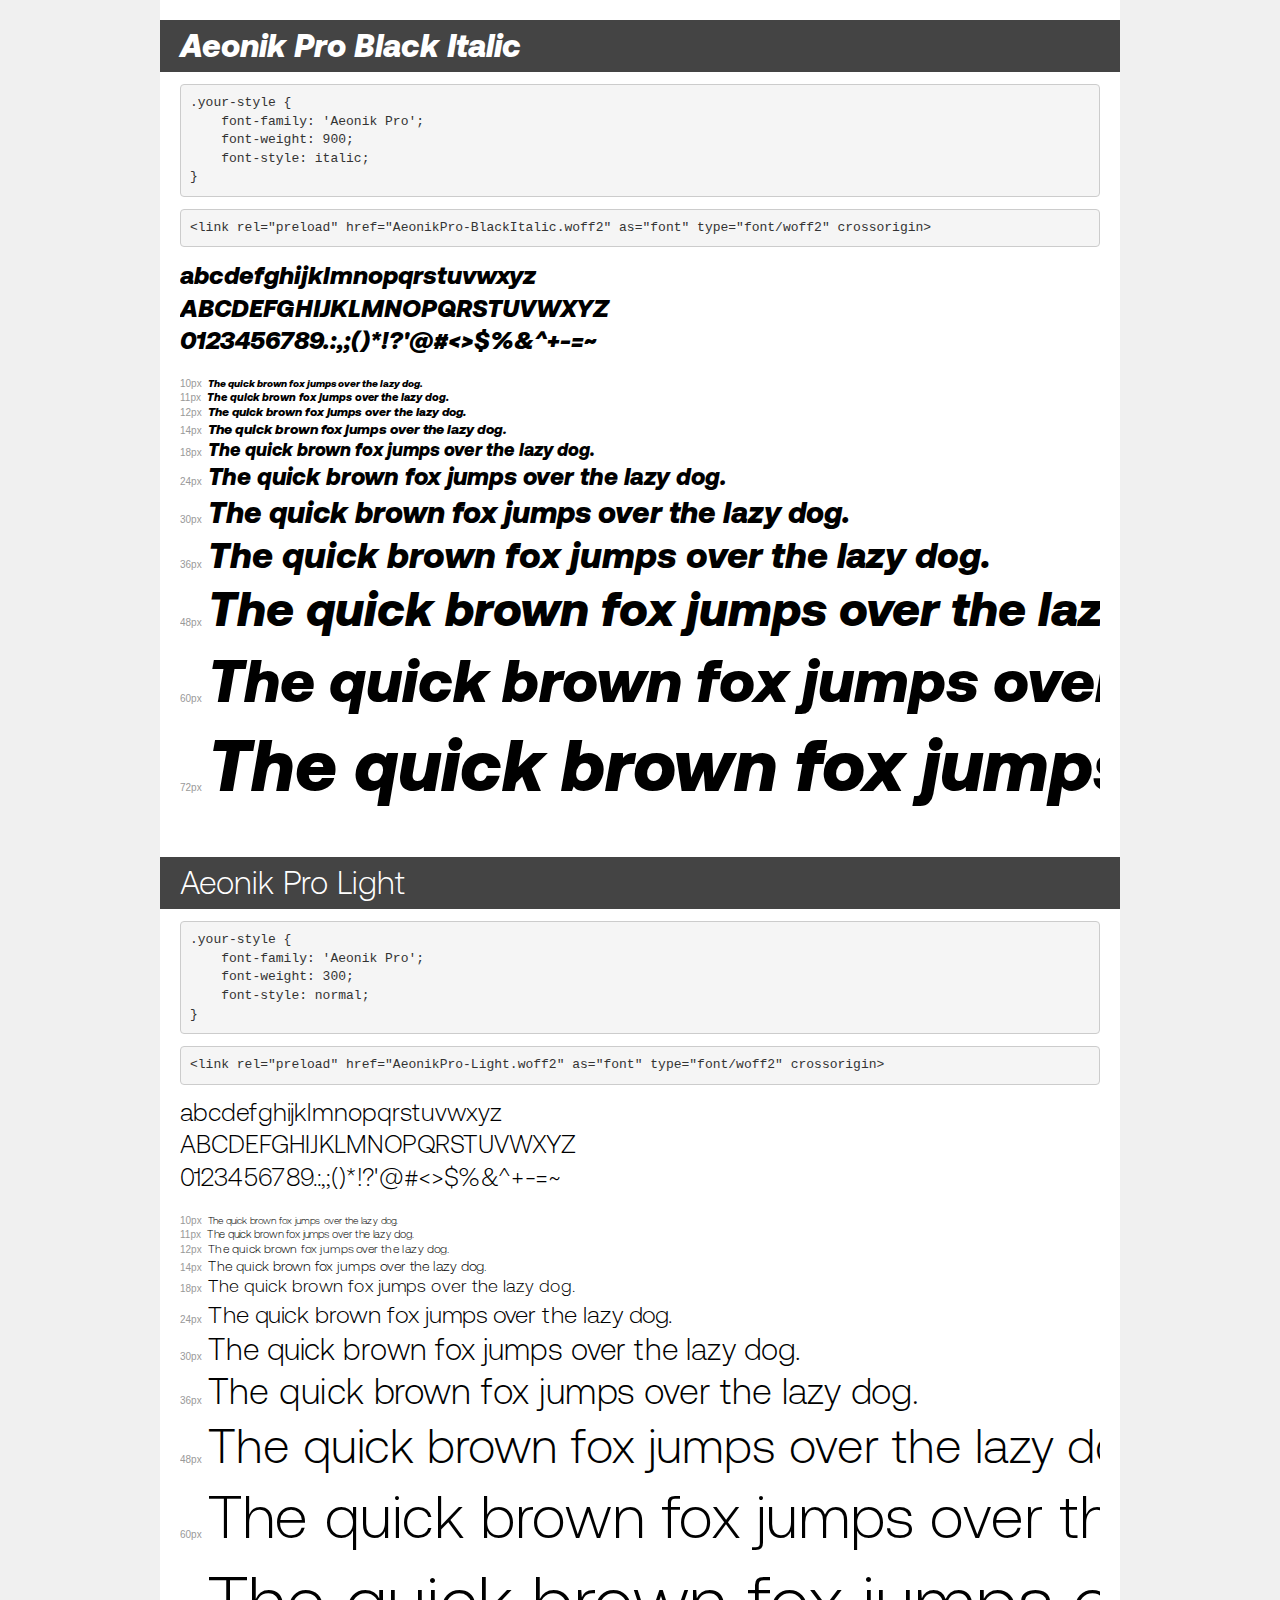
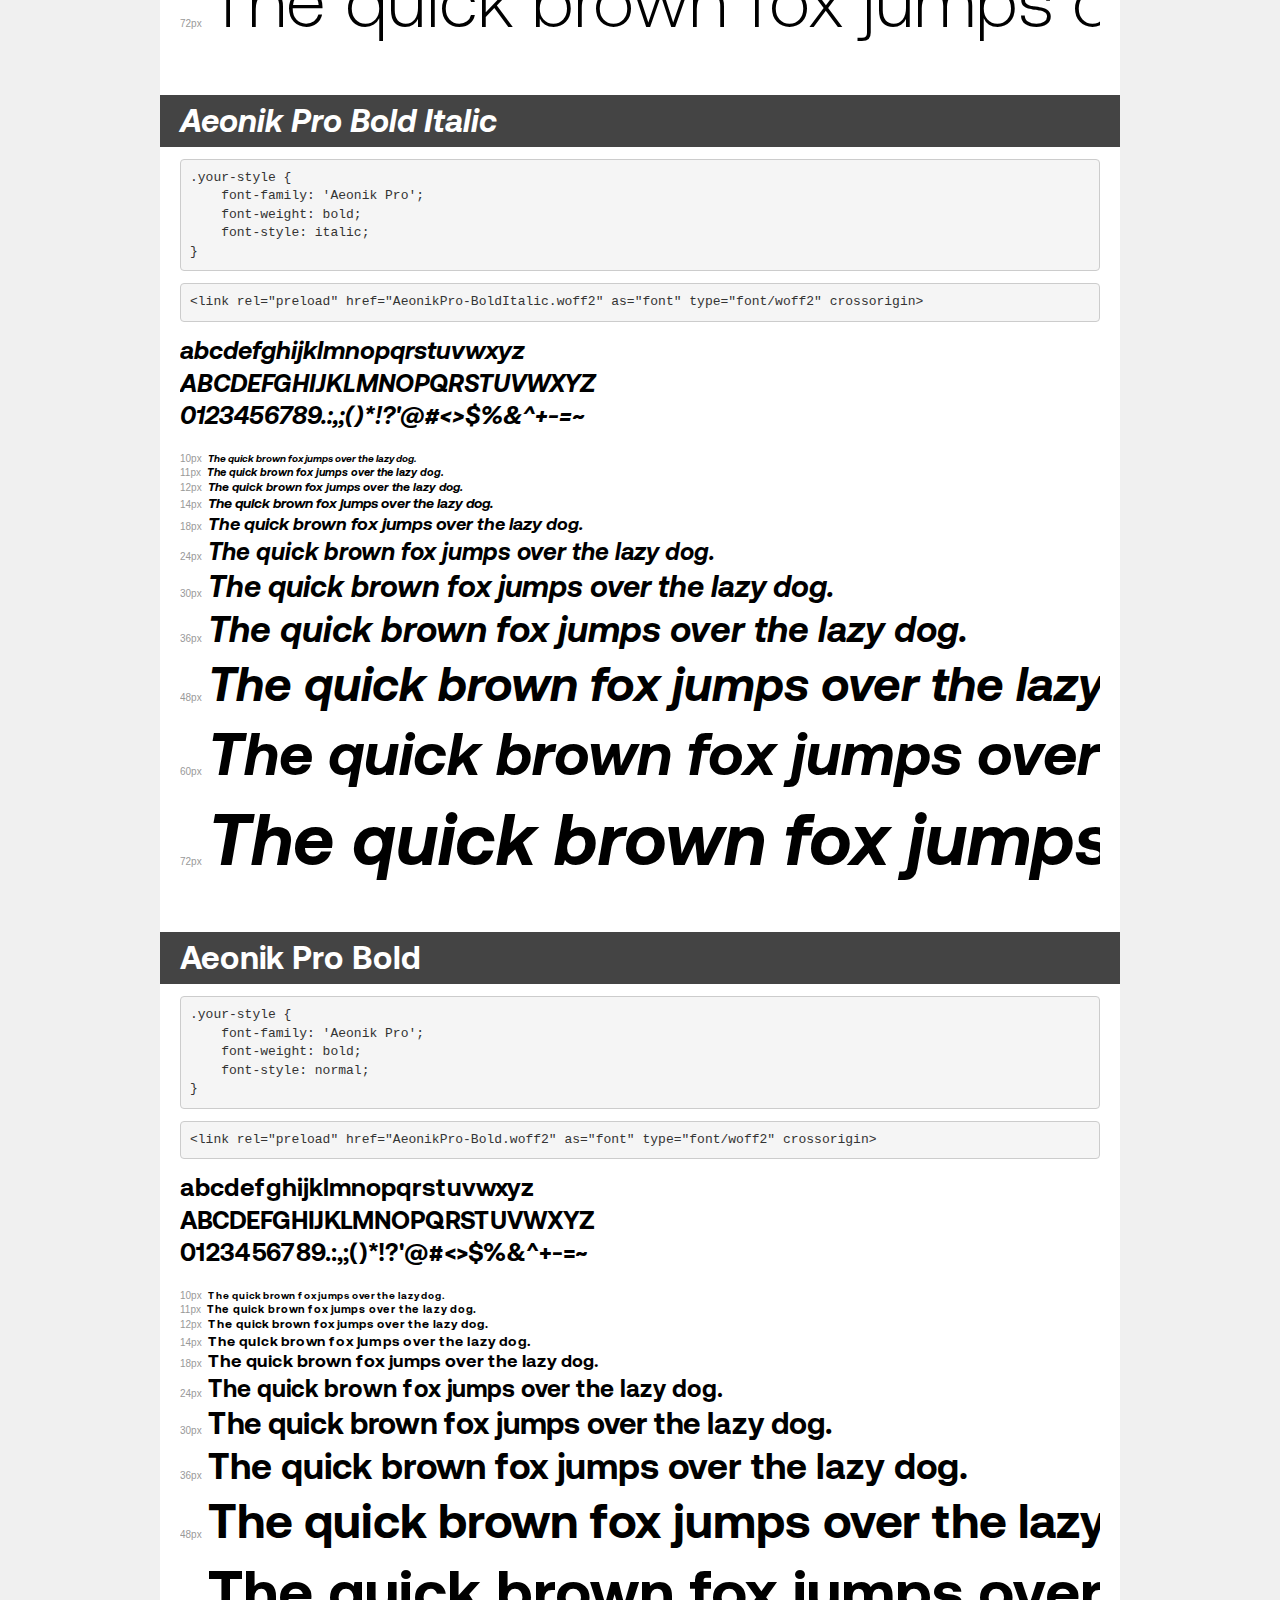
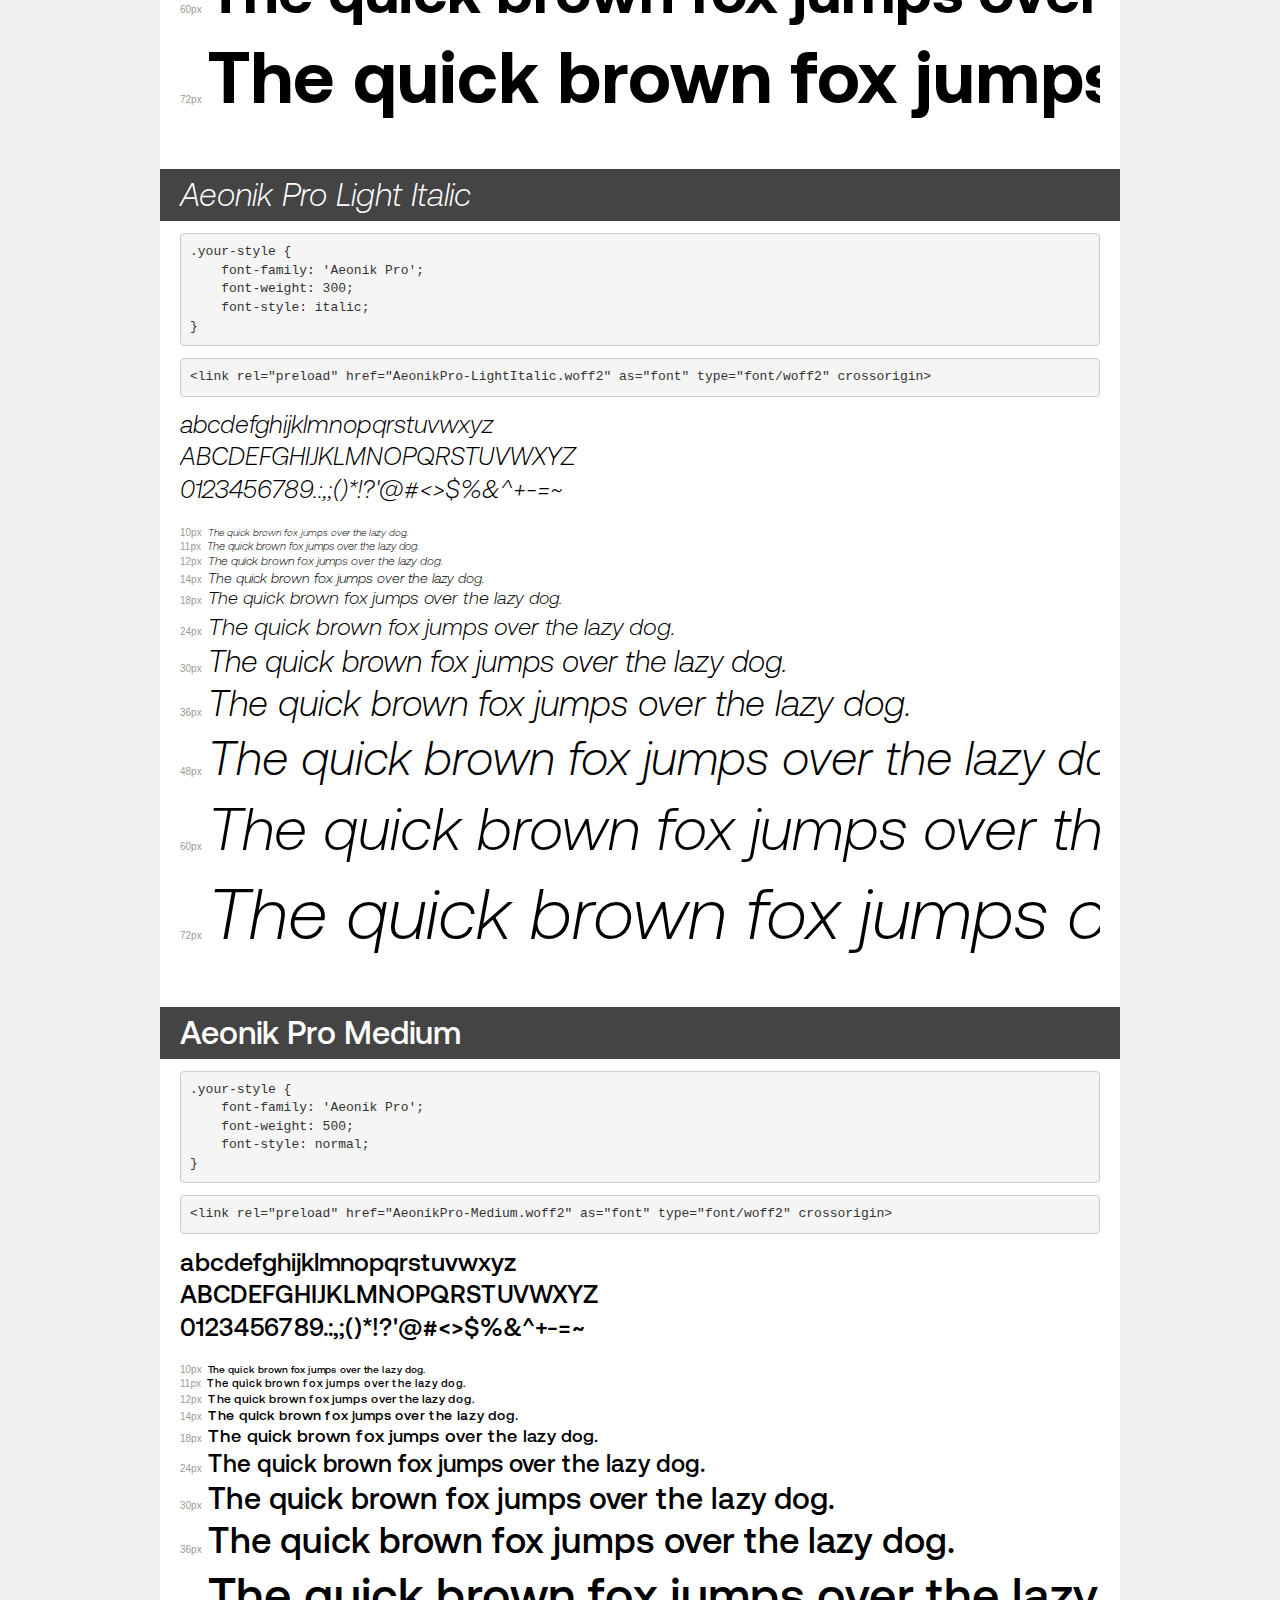
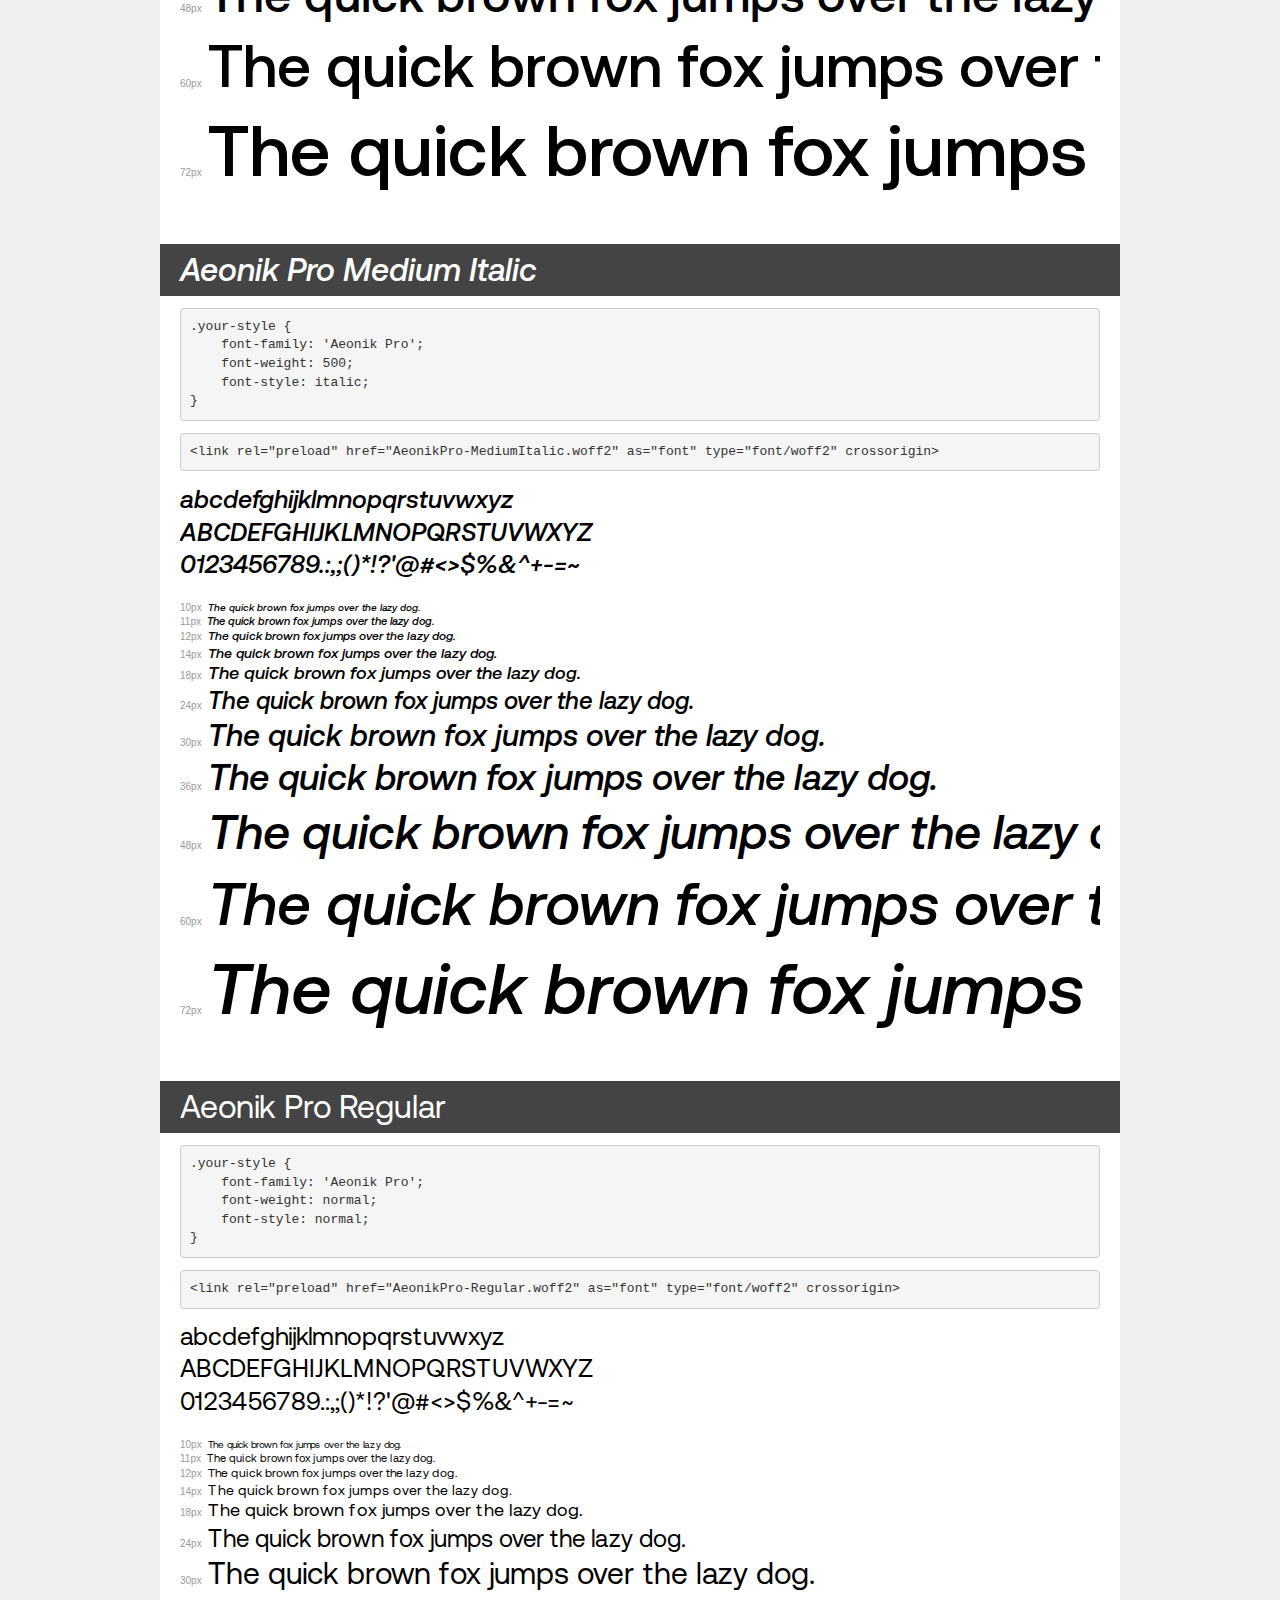
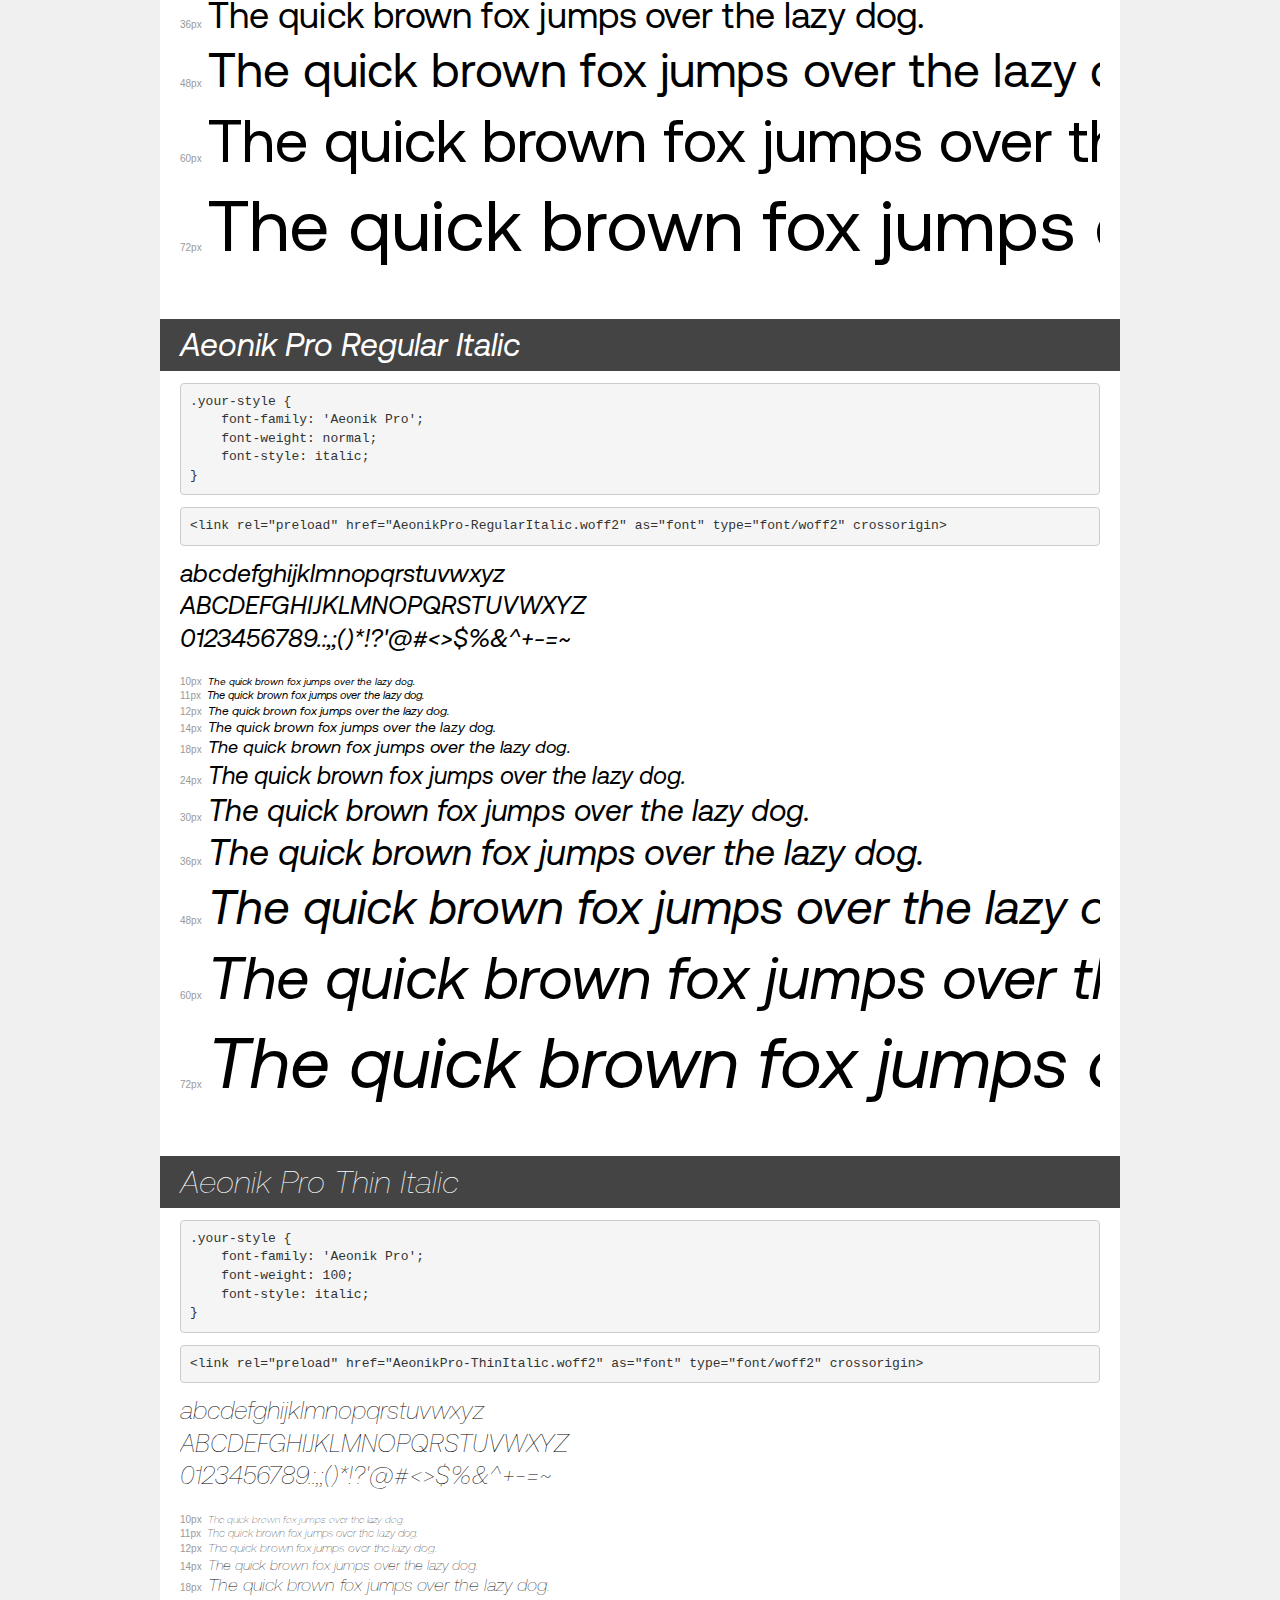
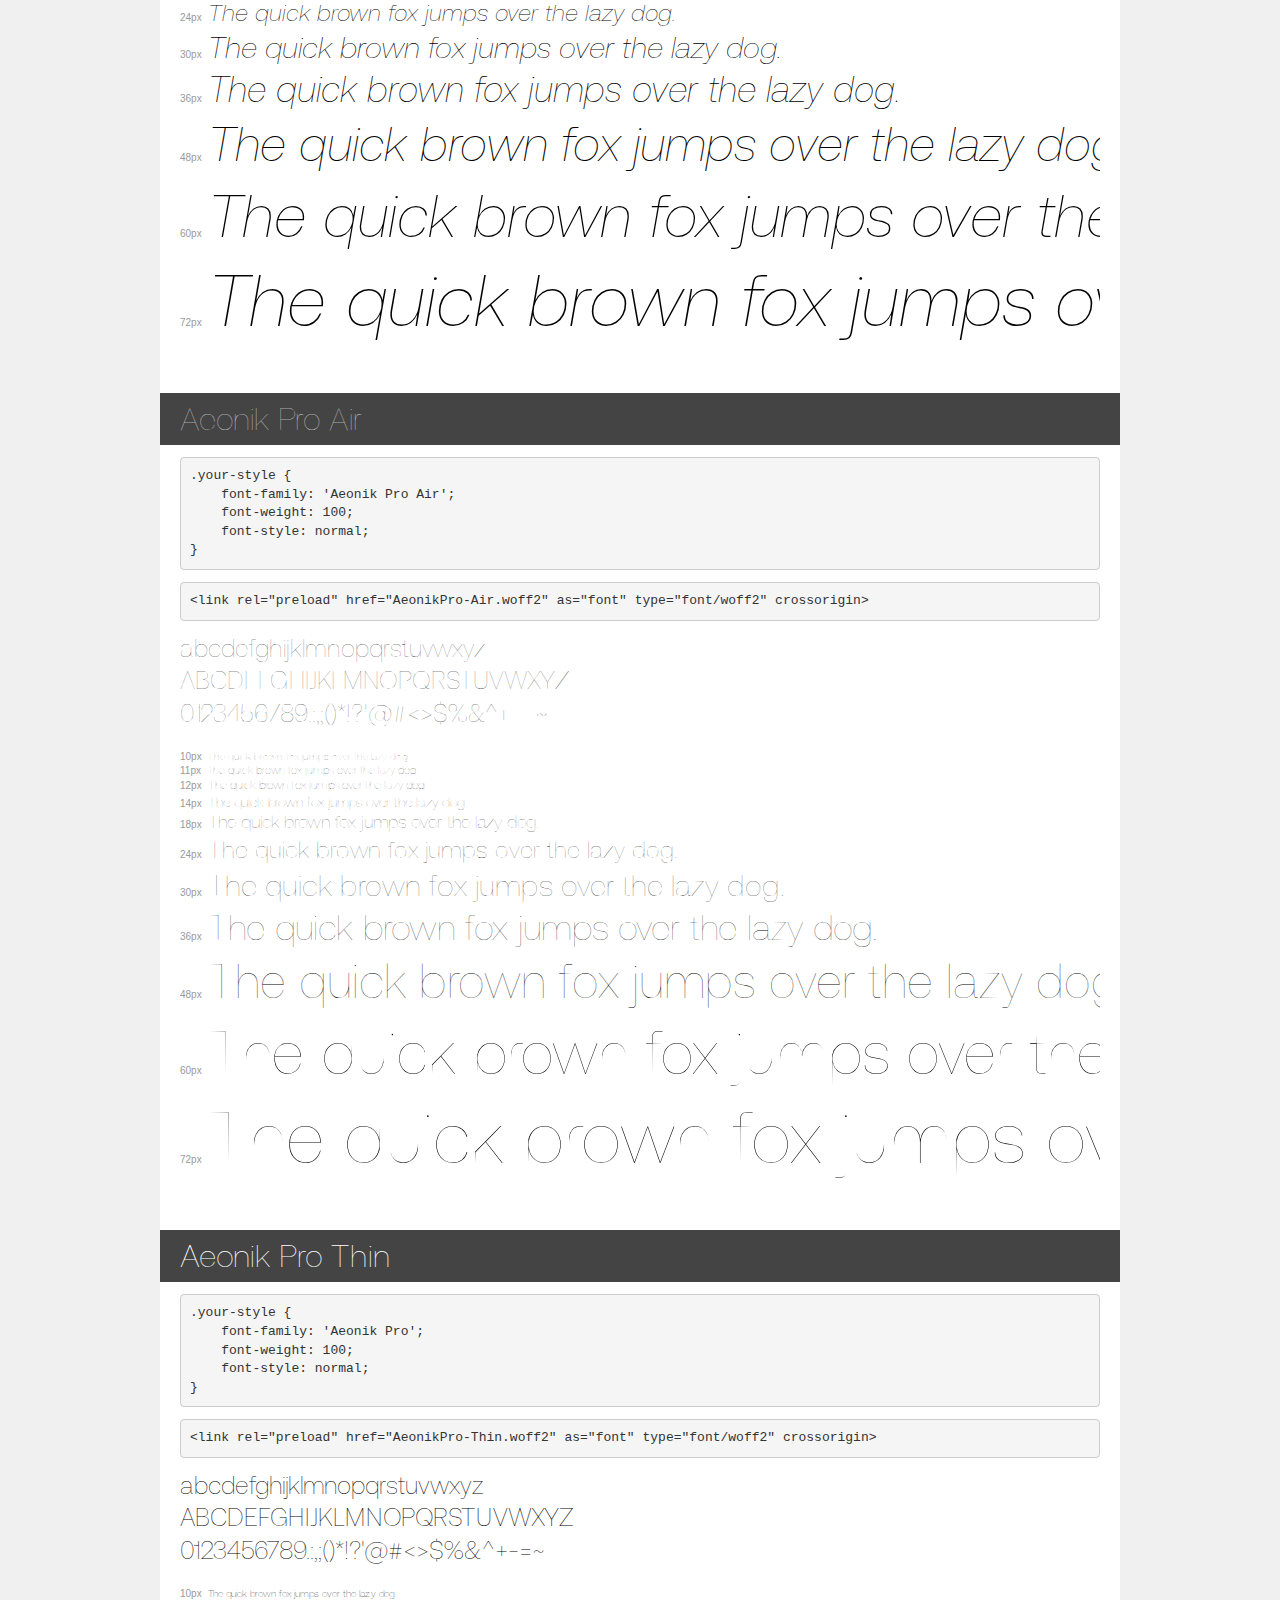
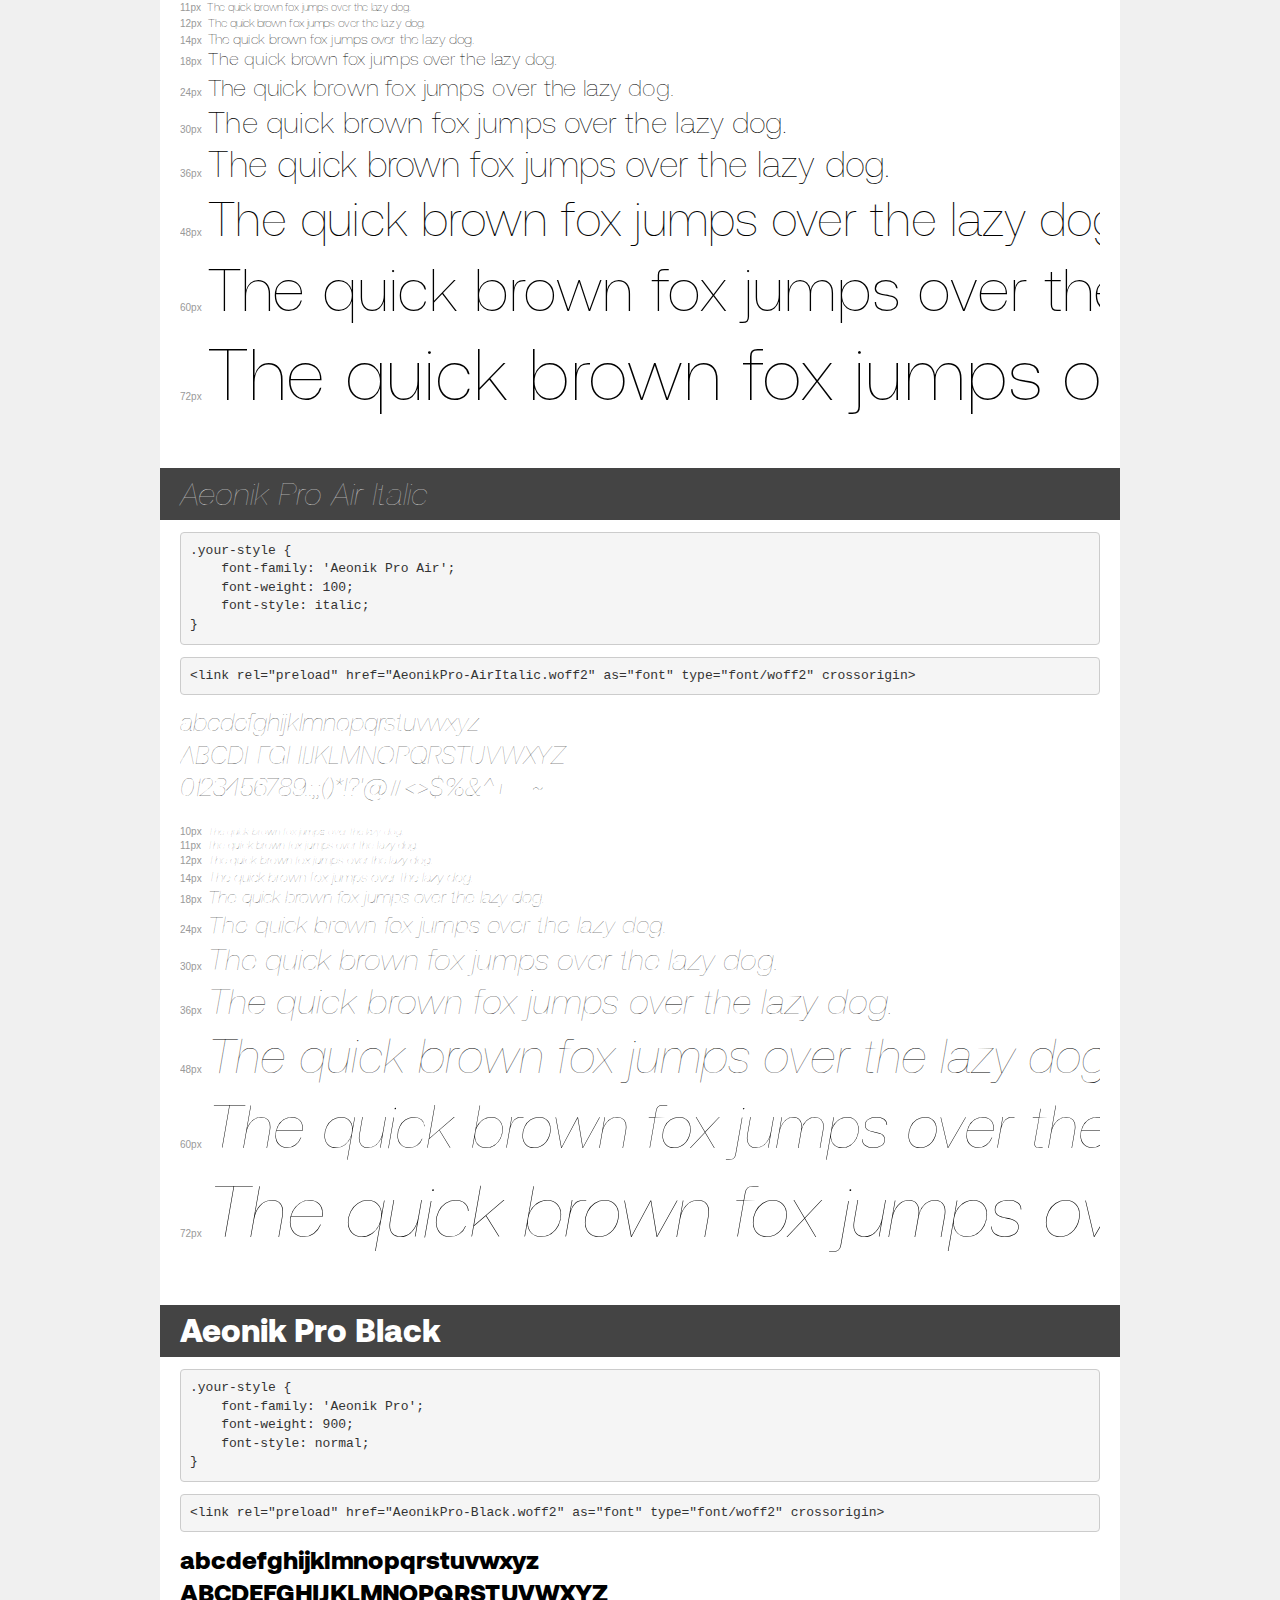
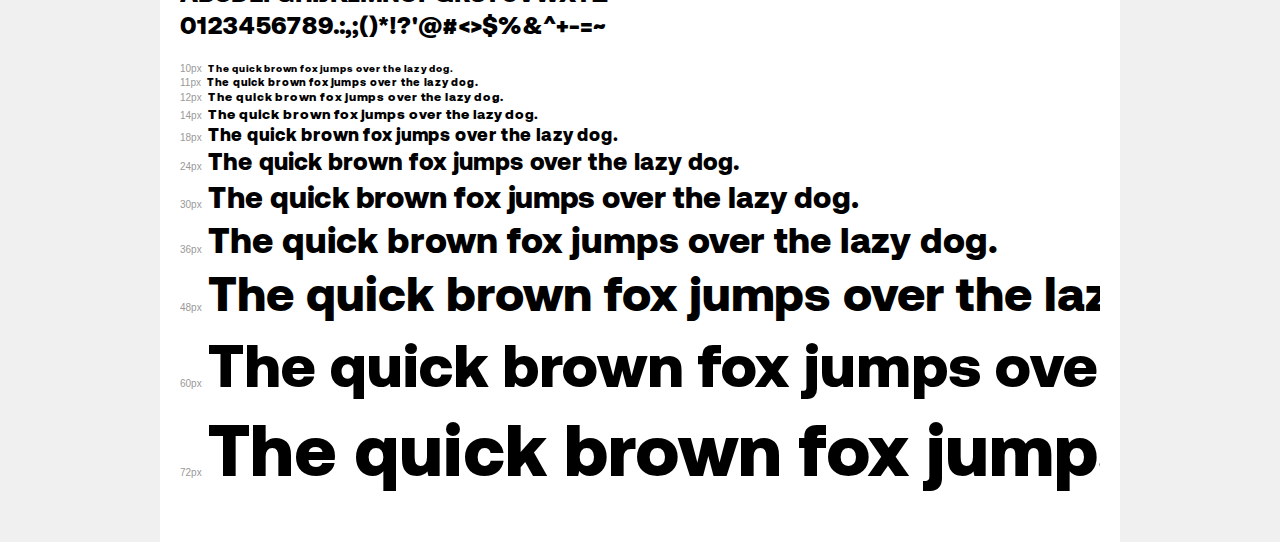
<file: fonts/demo.html>
<!DOCTYPE html>
<html lang="en">
<head>
    <meta charset="utf-8">
    <meta http-equiv="X-UA-Compatible" content="IE=edge">
    <meta name="viewport" content="width=device-width, initial-scale=1">
    <meta name="robots" content="noindex, noarchive">
    <meta name="format-detection" content="telephone=no">
    <title>Transfonter demo</title>
    <link href="stylesheet.css" rel="stylesheet">
    <style>
        /*
        http://meyerweb.com/eric/tools/css/reset/
        v2.0 | 20110126
        License: none (public domain)
        */
        html, body, div, span, applet, object, iframe,
        h1, h2, h3, h4, h5, h6, p, blockquote, pre,
        a, abbr, acronym, address, big, cite, code,
        del, dfn, em, img, ins, kbd, q, s, samp,
        small, strike, strong, sub, sup, tt, var,
        b, u, i, center,
        dl, dt, dd, ol, ul, li,
        fieldset, form, label, legend,
        table, caption, tbody, tfoot, thead, tr, th, td,
        article, aside, canvas, details, embed,
        figure, figcaption, footer, header, hgroup,
        menu, nav, output, ruby, section, summary,
        time, mark, audio, video {
            margin: 0;
            padding: 0;
            border: 0;
            font-size: 100%;
            font: inherit;
            vertical-align: baseline;
        }
        /* HTML5 display-role reset for older browsers */
        article, aside, details, figcaption, figure,
        footer, header, hgroup, menu, nav, section {
            display: block;
        }
        body {
            line-height: 1;
        }
        ol, ul {
            list-style: none;
        }
        blockquote, q {
            quotes: none;
        }
        blockquote:before, blockquote:after,
        q:before, q:after {
            content: '';
            content: none;
        }
        table {
            border-collapse: collapse;
            border-spacing: 0;
        }
        /* demo styles */
        body {
            background: #f0f0f0;
            color: #000;
        }
        .page {
            background: #fff;
            width: 920px;
            margin: 0 auto;
            padding: 20px 20px 0 20px;
            overflow: hidden;
        }
        .font-container {
            overflow-x: auto;
            overflow-y: hidden;
            margin-bottom: 40px;
            line-height: 1.3;
            white-space: nowrap;
            padding-bottom: 5px;
        }
        h1 {
            position: relative;
            background: #444;
            font-size: 32px;
            color: #fff;
            padding: 10px 20px;
            margin: 0 -20px 12px -20px;
        }
        .letters {
            font-size: 25px;
            margin-bottom: 20px;
        }
        .s10:before {
            content: '10px';
        }
        .s11:before {
            content: '11px';
        }
        .s12:before {
            content: '12px';
        }
        .s14:before {
            content: '14px';
        }
        .s18:before {
            content: '18px';
        }
        .s24:before {
            content: '24px';
        }
        .s30:before {
            content: '30px';
        }
        .s36:before {
            content: '36px';
        }
        .s48:before {
            content: '48px';
        }
        .s60:before {
            content: '60px';
        }
        .s72:before {
            content: '72px';
        }
        .s10:before, .s11:before, .s12:before, .s14:before,
        .s18:before, .s24:before, .s30:before, .s36:before,
        .s48:before, .s60:before, .s72:before {
            font-family: Arial, sans-serif;
            font-size: 10px;
            font-weight: normal;
            font-style: normal;
            color: #999;
            padding-right: 6px;
        }
        pre {
            display: block;
            padding: 9px;
            margin: 0 0 12px;
            font-family: Monaco, Menlo, Consolas, "Courier New", monospace;
            font-size: 13px;
            line-height: 1.428571429;
            color: #333;
            font-weight: normal;
            font-style: normal;
            background-color: #f5f5f5;
            border: 1px solid #ccc;
            overflow-x: auto;
            border-radius: 4px;
        }
        /* responsive */
        @media (max-width: 959px) {
            .page {
                width: auto;
                margin: 0;
            }
        }
    </style>
</head>
<body>
<div class="page">
    <div class="demo">
        <h1 style="font-family: 'Aeonik Pro'; font-weight: 900; font-style: italic;">Aeonik Pro Black Italic</h1>
        <pre title="Usage">.your-style {
    font-family: 'Aeonik Pro';
    font-weight: 900;
    font-style: italic;
}</pre>
        <pre title="Preload (optional)">
&lt;link rel=&quot;preload&quot; href=&quot;AeonikPro-BlackItalic.woff2&quot; as=&quot;font&quot; type=&quot;font/woff2&quot; crossorigin&gt;</pre>
        <div class="font-container" style="font-family: 'Aeonik Pro'; font-weight: 900; font-style: italic;">
            <p class="letters">
                abcdefghijklmnopqrstuvwxyz<br>
ABCDEFGHIJKLMNOPQRSTUVWXYZ<br>
                0123456789.:,;()*!?'@#&lt;&gt;$%&^+-=~
            </p>
            <p class="s10" style="font-size: 10px;">The quick brown fox jumps over the lazy dog.</p>
            <p class="s11" style="font-size: 11px;">The quick brown fox jumps over the lazy dog.</p>
            <p class="s12" style="font-size: 12px;">The quick brown fox jumps over the lazy dog.</p>
            <p class="s14" style="font-size: 14px;">The quick brown fox jumps over the lazy dog.</p>
            <p class="s18" style="font-size: 18px;">The quick brown fox jumps over the lazy dog.</p>
            <p class="s24" style="font-size: 24px;">The quick brown fox jumps over the lazy dog.</p>
            <p class="s30" style="font-size: 30px;">The quick brown fox jumps over the lazy dog.</p>
            <p class="s36" style="font-size: 36px;">The quick brown fox jumps over the lazy dog.</p>
            <p class="s48" style="font-size: 48px;">The quick brown fox jumps over the lazy dog.</p>
            <p class="s60" style="font-size: 60px;">The quick brown fox jumps over the lazy dog.</p>
            <p class="s72" style="font-size: 72px;">The quick brown fox jumps over the lazy dog.</p>
        </div>
    </div>

    <div class="demo">
        <h1 style="font-family: 'Aeonik Pro'; font-weight: 300; font-style: normal;">Aeonik Pro Light</h1>
        <pre title="Usage">.your-style {
    font-family: 'Aeonik Pro';
    font-weight: 300;
    font-style: normal;
}</pre>
        <pre title="Preload (optional)">
&lt;link rel=&quot;preload&quot; href=&quot;AeonikPro-Light.woff2&quot; as=&quot;font&quot; type=&quot;font/woff2&quot; crossorigin&gt;</pre>
        <div class="font-container" style="font-family: 'Aeonik Pro'; font-weight: 300; font-style: normal;">
            <p class="letters">
                abcdefghijklmnopqrstuvwxyz<br>
ABCDEFGHIJKLMNOPQRSTUVWXYZ<br>
                0123456789.:,;()*!?'@#&lt;&gt;$%&^+-=~
            </p>
            <p class="s10" style="font-size: 10px;">The quick brown fox jumps over the lazy dog.</p>
            <p class="s11" style="font-size: 11px;">The quick brown fox jumps over the lazy dog.</p>
            <p class="s12" style="font-size: 12px;">The quick brown fox jumps over the lazy dog.</p>
            <p class="s14" style="font-size: 14px;">The quick brown fox jumps over the lazy dog.</p>
            <p class="s18" style="font-size: 18px;">The quick brown fox jumps over the lazy dog.</p>
            <p class="s24" style="font-size: 24px;">The quick brown fox jumps over the lazy dog.</p>
            <p class="s30" style="font-size: 30px;">The quick brown fox jumps over the lazy dog.</p>
            <p class="s36" style="font-size: 36px;">The quick brown fox jumps over the lazy dog.</p>
            <p class="s48" style="font-size: 48px;">The quick brown fox jumps over the lazy dog.</p>
            <p class="s60" style="font-size: 60px;">The quick brown fox jumps over the lazy dog.</p>
            <p class="s72" style="font-size: 72px;">The quick brown fox jumps over the lazy dog.</p>
        </div>
    </div>

    <div class="demo">
        <h1 style="font-family: 'Aeonik Pro'; font-weight: bold; font-style: italic;">Aeonik Pro Bold Italic</h1>
        <pre title="Usage">.your-style {
    font-family: 'Aeonik Pro';
    font-weight: bold;
    font-style: italic;
}</pre>
        <pre title="Preload (optional)">
&lt;link rel=&quot;preload&quot; href=&quot;AeonikPro-BoldItalic.woff2&quot; as=&quot;font&quot; type=&quot;font/woff2&quot; crossorigin&gt;</pre>
        <div class="font-container" style="font-family: 'Aeonik Pro'; font-weight: bold; font-style: italic;">
            <p class="letters">
                abcdefghijklmnopqrstuvwxyz<br>
ABCDEFGHIJKLMNOPQRSTUVWXYZ<br>
                0123456789.:,;()*!?'@#&lt;&gt;$%&^+-=~
            </p>
            <p class="s10" style="font-size: 10px;">The quick brown fox jumps over the lazy dog.</p>
            <p class="s11" style="font-size: 11px;">The quick brown fox jumps over the lazy dog.</p>
            <p class="s12" style="font-size: 12px;">The quick brown fox jumps over the lazy dog.</p>
            <p class="s14" style="font-size: 14px;">The quick brown fox jumps over the lazy dog.</p>
            <p class="s18" style="font-size: 18px;">The quick brown fox jumps over the lazy dog.</p>
            <p class="s24" style="font-size: 24px;">The quick brown fox jumps over the lazy dog.</p>
            <p class="s30" style="font-size: 30px;">The quick brown fox jumps over the lazy dog.</p>
            <p class="s36" style="font-size: 36px;">The quick brown fox jumps over the lazy dog.</p>
            <p class="s48" style="font-size: 48px;">The quick brown fox jumps over the lazy dog.</p>
            <p class="s60" style="font-size: 60px;">The quick brown fox jumps over the lazy dog.</p>
            <p class="s72" style="font-size: 72px;">The quick brown fox jumps over the lazy dog.</p>
        </div>
    </div>

    <div class="demo">
        <h1 style="font-family: 'Aeonik Pro'; font-weight: bold; font-style: normal;">Aeonik Pro Bold</h1>
        <pre title="Usage">.your-style {
    font-family: 'Aeonik Pro';
    font-weight: bold;
    font-style: normal;
}</pre>
        <pre title="Preload (optional)">
&lt;link rel=&quot;preload&quot; href=&quot;AeonikPro-Bold.woff2&quot; as=&quot;font&quot; type=&quot;font/woff2&quot; crossorigin&gt;</pre>
        <div class="font-container" style="font-family: 'Aeonik Pro'; font-weight: bold; font-style: normal;">
            <p class="letters">
                abcdefghijklmnopqrstuvwxyz<br>
ABCDEFGHIJKLMNOPQRSTUVWXYZ<br>
                0123456789.:,;()*!?'@#&lt;&gt;$%&^+-=~
            </p>
            <p class="s10" style="font-size: 10px;">The quick brown fox jumps over the lazy dog.</p>
            <p class="s11" style="font-size: 11px;">The quick brown fox jumps over the lazy dog.</p>
            <p class="s12" style="font-size: 12px;">The quick brown fox jumps over the lazy dog.</p>
            <p class="s14" style="font-size: 14px;">The quick brown fox jumps over the lazy dog.</p>
            <p class="s18" style="font-size: 18px;">The quick brown fox jumps over the lazy dog.</p>
            <p class="s24" style="font-size: 24px;">The quick brown fox jumps over the lazy dog.</p>
            <p class="s30" style="font-size: 30px;">The quick brown fox jumps over the lazy dog.</p>
            <p class="s36" style="font-size: 36px;">The quick brown fox jumps over the lazy dog.</p>
            <p class="s48" style="font-size: 48px;">The quick brown fox jumps over the lazy dog.</p>
            <p class="s60" style="font-size: 60px;">The quick brown fox jumps over the lazy dog.</p>
            <p class="s72" style="font-size: 72px;">The quick brown fox jumps over the lazy dog.</p>
        </div>
    </div>

    <div class="demo">
        <h1 style="font-family: 'Aeonik Pro'; font-weight: 300; font-style: italic;">Aeonik Pro Light Italic</h1>
        <pre title="Usage">.your-style {
    font-family: 'Aeonik Pro';
    font-weight: 300;
    font-style: italic;
}</pre>
        <pre title="Preload (optional)">
&lt;link rel=&quot;preload&quot; href=&quot;AeonikPro-LightItalic.woff2&quot; as=&quot;font&quot; type=&quot;font/woff2&quot; crossorigin&gt;</pre>
        <div class="font-container" style="font-family: 'Aeonik Pro'; font-weight: 300; font-style: italic;">
            <p class="letters">
                abcdefghijklmnopqrstuvwxyz<br>
ABCDEFGHIJKLMNOPQRSTUVWXYZ<br>
                0123456789.:,;()*!?'@#&lt;&gt;$%&^+-=~
            </p>
            <p class="s10" style="font-size: 10px;">The quick brown fox jumps over the lazy dog.</p>
            <p class="s11" style="font-size: 11px;">The quick brown fox jumps over the lazy dog.</p>
            <p class="s12" style="font-size: 12px;">The quick brown fox jumps over the lazy dog.</p>
            <p class="s14" style="font-size: 14px;">The quick brown fox jumps over the lazy dog.</p>
            <p class="s18" style="font-size: 18px;">The quick brown fox jumps over the lazy dog.</p>
            <p class="s24" style="font-size: 24px;">The quick brown fox jumps over the lazy dog.</p>
            <p class="s30" style="font-size: 30px;">The quick brown fox jumps over the lazy dog.</p>
            <p class="s36" style="font-size: 36px;">The quick brown fox jumps over the lazy dog.</p>
            <p class="s48" style="font-size: 48px;">The quick brown fox jumps over the lazy dog.</p>
            <p class="s60" style="font-size: 60px;">The quick brown fox jumps over the lazy dog.</p>
            <p class="s72" style="font-size: 72px;">The quick brown fox jumps over the lazy dog.</p>
        </div>
    </div>

    <div class="demo">
        <h1 style="font-family: 'Aeonik Pro'; font-weight: 500; font-style: normal;">Aeonik Pro Medium</h1>
        <pre title="Usage">.your-style {
    font-family: 'Aeonik Pro';
    font-weight: 500;
    font-style: normal;
}</pre>
        <pre title="Preload (optional)">
&lt;link rel=&quot;preload&quot; href=&quot;AeonikPro-Medium.woff2&quot; as=&quot;font&quot; type=&quot;font/woff2&quot; crossorigin&gt;</pre>
        <div class="font-container" style="font-family: 'Aeonik Pro'; font-weight: 500; font-style: normal;">
            <p class="letters">
                abcdefghijklmnopqrstuvwxyz<br>
ABCDEFGHIJKLMNOPQRSTUVWXYZ<br>
                0123456789.:,;()*!?'@#&lt;&gt;$%&^+-=~
            </p>
            <p class="s10" style="font-size: 10px;">The quick brown fox jumps over the lazy dog.</p>
            <p class="s11" style="font-size: 11px;">The quick brown fox jumps over the lazy dog.</p>
            <p class="s12" style="font-size: 12px;">The quick brown fox jumps over the lazy dog.</p>
            <p class="s14" style="font-size: 14px;">The quick brown fox jumps over the lazy dog.</p>
            <p class="s18" style="font-size: 18px;">The quick brown fox jumps over the lazy dog.</p>
            <p class="s24" style="font-size: 24px;">The quick brown fox jumps over the lazy dog.</p>
            <p class="s30" style="font-size: 30px;">The quick brown fox jumps over the lazy dog.</p>
            <p class="s36" style="font-size: 36px;">The quick brown fox jumps over the lazy dog.</p>
            <p class="s48" style="font-size: 48px;">The quick brown fox jumps over the lazy dog.</p>
            <p class="s60" style="font-size: 60px;">The quick brown fox jumps over the lazy dog.</p>
            <p class="s72" style="font-size: 72px;">The quick brown fox jumps over the lazy dog.</p>
        </div>
    </div>

    <div class="demo">
        <h1 style="font-family: 'Aeonik Pro'; font-weight: 500; font-style: italic;">Aeonik Pro Medium Italic</h1>
        <pre title="Usage">.your-style {
    font-family: 'Aeonik Pro';
    font-weight: 500;
    font-style: italic;
}</pre>
        <pre title="Preload (optional)">
&lt;link rel=&quot;preload&quot; href=&quot;AeonikPro-MediumItalic.woff2&quot; as=&quot;font&quot; type=&quot;font/woff2&quot; crossorigin&gt;</pre>
        <div class="font-container" style="font-family: 'Aeonik Pro'; font-weight: 500; font-style: italic;">
            <p class="letters">
                abcdefghijklmnopqrstuvwxyz<br>
ABCDEFGHIJKLMNOPQRSTUVWXYZ<br>
                0123456789.:,;()*!?'@#&lt;&gt;$%&^+-=~
            </p>
            <p class="s10" style="font-size: 10px;">The quick brown fox jumps over the lazy dog.</p>
            <p class="s11" style="font-size: 11px;">The quick brown fox jumps over the lazy dog.</p>
            <p class="s12" style="font-size: 12px;">The quick brown fox jumps over the lazy dog.</p>
            <p class="s14" style="font-size: 14px;">The quick brown fox jumps over the lazy dog.</p>
            <p class="s18" style="font-size: 18px;">The quick brown fox jumps over the lazy dog.</p>
            <p class="s24" style="font-size: 24px;">The quick brown fox jumps over the lazy dog.</p>
            <p class="s30" style="font-size: 30px;">The quick brown fox jumps over the lazy dog.</p>
            <p class="s36" style="font-size: 36px;">The quick brown fox jumps over the lazy dog.</p>
            <p class="s48" style="font-size: 48px;">The quick brown fox jumps over the lazy dog.</p>
            <p class="s60" style="font-size: 60px;">The quick brown fox jumps over the lazy dog.</p>
            <p class="s72" style="font-size: 72px;">The quick brown fox jumps over the lazy dog.</p>
        </div>
    </div>

    <div class="demo">
        <h1 style="font-family: 'Aeonik Pro'; font-weight: normal; font-style: normal;">Aeonik Pro Regular</h1>
        <pre title="Usage">.your-style {
    font-family: 'Aeonik Pro';
    font-weight: normal;
    font-style: normal;
}</pre>
        <pre title="Preload (optional)">
&lt;link rel=&quot;preload&quot; href=&quot;AeonikPro-Regular.woff2&quot; as=&quot;font&quot; type=&quot;font/woff2&quot; crossorigin&gt;</pre>
        <div class="font-container" style="font-family: 'Aeonik Pro'; font-weight: normal; font-style: normal;">
            <p class="letters">
                abcdefghijklmnopqrstuvwxyz<br>
ABCDEFGHIJKLMNOPQRSTUVWXYZ<br>
                0123456789.:,;()*!?'@#&lt;&gt;$%&^+-=~
            </p>
            <p class="s10" style="font-size: 10px;">The quick brown fox jumps over the lazy dog.</p>
            <p class="s11" style="font-size: 11px;">The quick brown fox jumps over the lazy dog.</p>
            <p class="s12" style="font-size: 12px;">The quick brown fox jumps over the lazy dog.</p>
            <p class="s14" style="font-size: 14px;">The quick brown fox jumps over the lazy dog.</p>
            <p class="s18" style="font-size: 18px;">The quick brown fox jumps over the lazy dog.</p>
            <p class="s24" style="font-size: 24px;">The quick brown fox jumps over the lazy dog.</p>
            <p class="s30" style="font-size: 30px;">The quick brown fox jumps over the lazy dog.</p>
            <p class="s36" style="font-size: 36px;">The quick brown fox jumps over the lazy dog.</p>
            <p class="s48" style="font-size: 48px;">The quick brown fox jumps over the lazy dog.</p>
            <p class="s60" style="font-size: 60px;">The quick brown fox jumps over the lazy dog.</p>
            <p class="s72" style="font-size: 72px;">The quick brown fox jumps over the lazy dog.</p>
        </div>
    </div>

    <div class="demo">
        <h1 style="font-family: 'Aeonik Pro'; font-weight: normal; font-style: italic;">Aeonik Pro Regular Italic</h1>
        <pre title="Usage">.your-style {
    font-family: 'Aeonik Pro';
    font-weight: normal;
    font-style: italic;
}</pre>
        <pre title="Preload (optional)">
&lt;link rel=&quot;preload&quot; href=&quot;AeonikPro-RegularItalic.woff2&quot; as=&quot;font&quot; type=&quot;font/woff2&quot; crossorigin&gt;</pre>
        <div class="font-container" style="font-family: 'Aeonik Pro'; font-weight: normal; font-style: italic;">
            <p class="letters">
                abcdefghijklmnopqrstuvwxyz<br>
ABCDEFGHIJKLMNOPQRSTUVWXYZ<br>
                0123456789.:,;()*!?'@#&lt;&gt;$%&^+-=~
            </p>
            <p class="s10" style="font-size: 10px;">The quick brown fox jumps over the lazy dog.</p>
            <p class="s11" style="font-size: 11px;">The quick brown fox jumps over the lazy dog.</p>
            <p class="s12" style="font-size: 12px;">The quick brown fox jumps over the lazy dog.</p>
            <p class="s14" style="font-size: 14px;">The quick brown fox jumps over the lazy dog.</p>
            <p class="s18" style="font-size: 18px;">The quick brown fox jumps over the lazy dog.</p>
            <p class="s24" style="font-size: 24px;">The quick brown fox jumps over the lazy dog.</p>
            <p class="s30" style="font-size: 30px;">The quick brown fox jumps over the lazy dog.</p>
            <p class="s36" style="font-size: 36px;">The quick brown fox jumps over the lazy dog.</p>
            <p class="s48" style="font-size: 48px;">The quick brown fox jumps over the lazy dog.</p>
            <p class="s60" style="font-size: 60px;">The quick brown fox jumps over the lazy dog.</p>
            <p class="s72" style="font-size: 72px;">The quick brown fox jumps over the lazy dog.</p>
        </div>
    </div>

    <div class="demo">
        <h1 style="font-family: 'Aeonik Pro'; font-weight: 100; font-style: italic;">Aeonik Pro Thin Italic</h1>
        <pre title="Usage">.your-style {
    font-family: 'Aeonik Pro';
    font-weight: 100;
    font-style: italic;
}</pre>
        <pre title="Preload (optional)">
&lt;link rel=&quot;preload&quot; href=&quot;AeonikPro-ThinItalic.woff2&quot; as=&quot;font&quot; type=&quot;font/woff2&quot; crossorigin&gt;</pre>
        <div class="font-container" style="font-family: 'Aeonik Pro'; font-weight: 100; font-style: italic;">
            <p class="letters">
                abcdefghijklmnopqrstuvwxyz<br>
ABCDEFGHIJKLMNOPQRSTUVWXYZ<br>
                0123456789.:,;()*!?'@#&lt;&gt;$%&^+-=~
            </p>
            <p class="s10" style="font-size: 10px;">The quick brown fox jumps over the lazy dog.</p>
            <p class="s11" style="font-size: 11px;">The quick brown fox jumps over the lazy dog.</p>
            <p class="s12" style="font-size: 12px;">The quick brown fox jumps over the lazy dog.</p>
            <p class="s14" style="font-size: 14px;">The quick brown fox jumps over the lazy dog.</p>
            <p class="s18" style="font-size: 18px;">The quick brown fox jumps over the lazy dog.</p>
            <p class="s24" style="font-size: 24px;">The quick brown fox jumps over the lazy dog.</p>
            <p class="s30" style="font-size: 30px;">The quick brown fox jumps over the lazy dog.</p>
            <p class="s36" style="font-size: 36px;">The quick brown fox jumps over the lazy dog.</p>
            <p class="s48" style="font-size: 48px;">The quick brown fox jumps over the lazy dog.</p>
            <p class="s60" style="font-size: 60px;">The quick brown fox jumps over the lazy dog.</p>
            <p class="s72" style="font-size: 72px;">The quick brown fox jumps over the lazy dog.</p>
        </div>
    </div>

    <div class="demo">
        <h1 style="font-family: 'Aeonik Pro Air'; font-weight: 100; font-style: normal;">Aeonik Pro Air</h1>
        <pre title="Usage">.your-style {
    font-family: 'Aeonik Pro Air';
    font-weight: 100;
    font-style: normal;
}</pre>
        <pre title="Preload (optional)">
&lt;link rel=&quot;preload&quot; href=&quot;AeonikPro-Air.woff2&quot; as=&quot;font&quot; type=&quot;font/woff2&quot; crossorigin&gt;</pre>
        <div class="font-container" style="font-family: 'Aeonik Pro Air'; font-weight: 100; font-style: normal;">
            <p class="letters">
                abcdefghijklmnopqrstuvwxyz<br>
ABCDEFGHIJKLMNOPQRSTUVWXYZ<br>
                0123456789.:,;()*!?'@#&lt;&gt;$%&^+-=~
            </p>
            <p class="s10" style="font-size: 10px;">The quick brown fox jumps over the lazy dog.</p>
            <p class="s11" style="font-size: 11px;">The quick brown fox jumps over the lazy dog.</p>
            <p class="s12" style="font-size: 12px;">The quick brown fox jumps over the lazy dog.</p>
            <p class="s14" style="font-size: 14px;">The quick brown fox jumps over the lazy dog.</p>
            <p class="s18" style="font-size: 18px;">The quick brown fox jumps over the lazy dog.</p>
            <p class="s24" style="font-size: 24px;">The quick brown fox jumps over the lazy dog.</p>
            <p class="s30" style="font-size: 30px;">The quick brown fox jumps over the lazy dog.</p>
            <p class="s36" style="font-size: 36px;">The quick brown fox jumps over the lazy dog.</p>
            <p class="s48" style="font-size: 48px;">The quick brown fox jumps over the lazy dog.</p>
            <p class="s60" style="font-size: 60px;">The quick brown fox jumps over the lazy dog.</p>
            <p class="s72" style="font-size: 72px;">The quick brown fox jumps over the lazy dog.</p>
        </div>
    </div>

    <div class="demo">
        <h1 style="font-family: 'Aeonik Pro'; font-weight: 100; font-style: normal;">Aeonik Pro Thin</h1>
        <pre title="Usage">.your-style {
    font-family: 'Aeonik Pro';
    font-weight: 100;
    font-style: normal;
}</pre>
        <pre title="Preload (optional)">
&lt;link rel=&quot;preload&quot; href=&quot;AeonikPro-Thin.woff2&quot; as=&quot;font&quot; type=&quot;font/woff2&quot; crossorigin&gt;</pre>
        <div class="font-container" style="font-family: 'Aeonik Pro'; font-weight: 100; font-style: normal;">
            <p class="letters">
                abcdefghijklmnopqrstuvwxyz<br>
ABCDEFGHIJKLMNOPQRSTUVWXYZ<br>
                0123456789.:,;()*!?'@#&lt;&gt;$%&^+-=~
            </p>
            <p class="s10" style="font-size: 10px;">The quick brown fox jumps over the lazy dog.</p>
            <p class="s11" style="font-size: 11px;">The quick brown fox jumps over the lazy dog.</p>
            <p class="s12" style="font-size: 12px;">The quick brown fox jumps over the lazy dog.</p>
            <p class="s14" style="font-size: 14px;">The quick brown fox jumps over the lazy dog.</p>
            <p class="s18" style="font-size: 18px;">The quick brown fox jumps over the lazy dog.</p>
            <p class="s24" style="font-size: 24px;">The quick brown fox jumps over the lazy dog.</p>
            <p class="s30" style="font-size: 30px;">The quick brown fox jumps over the lazy dog.</p>
            <p class="s36" style="font-size: 36px;">The quick brown fox jumps over the lazy dog.</p>
            <p class="s48" style="font-size: 48px;">The quick brown fox jumps over the lazy dog.</p>
            <p class="s60" style="font-size: 60px;">The quick brown fox jumps over the lazy dog.</p>
            <p class="s72" style="font-size: 72px;">The quick brown fox jumps over the lazy dog.</p>
        </div>
    </div>

    <div class="demo">
        <h1 style="font-family: 'Aeonik Pro Air'; font-weight: 100; font-style: italic;">Aeonik Pro Air Italic</h1>
        <pre title="Usage">.your-style {
    font-family: 'Aeonik Pro Air';
    font-weight: 100;
    font-style: italic;
}</pre>
        <pre title="Preload (optional)">
&lt;link rel=&quot;preload&quot; href=&quot;AeonikPro-AirItalic.woff2&quot; as=&quot;font&quot; type=&quot;font/woff2&quot; crossorigin&gt;</pre>
        <div class="font-container" style="font-family: 'Aeonik Pro Air'; font-weight: 100; font-style: italic;">
            <p class="letters">
                abcdefghijklmnopqrstuvwxyz<br>
ABCDEFGHIJKLMNOPQRSTUVWXYZ<br>
                0123456789.:,;()*!?'@#&lt;&gt;$%&^+-=~
            </p>
            <p class="s10" style="font-size: 10px;">The quick brown fox jumps over the lazy dog.</p>
            <p class="s11" style="font-size: 11px;">The quick brown fox jumps over the lazy dog.</p>
            <p class="s12" style="font-size: 12px;">The quick brown fox jumps over the lazy dog.</p>
            <p class="s14" style="font-size: 14px;">The quick brown fox jumps over the lazy dog.</p>
            <p class="s18" style="font-size: 18px;">The quick brown fox jumps over the lazy dog.</p>
            <p class="s24" style="font-size: 24px;">The quick brown fox jumps over the lazy dog.</p>
            <p class="s30" style="font-size: 30px;">The quick brown fox jumps over the lazy dog.</p>
            <p class="s36" style="font-size: 36px;">The quick brown fox jumps over the lazy dog.</p>
            <p class="s48" style="font-size: 48px;">The quick brown fox jumps over the lazy dog.</p>
            <p class="s60" style="font-size: 60px;">The quick brown fox jumps over the lazy dog.</p>
            <p class="s72" style="font-size: 72px;">The quick brown fox jumps over the lazy dog.</p>
        </div>
    </div>

    <div class="demo">
        <h1 style="font-family: 'Aeonik Pro'; font-weight: 900; font-style: normal;">Aeonik Pro Black</h1>
        <pre title="Usage">.your-style {
    font-family: 'Aeonik Pro';
    font-weight: 900;
    font-style: normal;
}</pre>
        <pre title="Preload (optional)">
&lt;link rel=&quot;preload&quot; href=&quot;AeonikPro-Black.woff2&quot; as=&quot;font&quot; type=&quot;font/woff2&quot; crossorigin&gt;</pre>
        <div class="font-container" style="font-family: 'Aeonik Pro'; font-weight: 900; font-style: normal;">
            <p class="letters">
                abcdefghijklmnopqrstuvwxyz<br>
ABCDEFGHIJKLMNOPQRSTUVWXYZ<br>
                0123456789.:,;()*!?'@#&lt;&gt;$%&^+-=~
            </p>
            <p class="s10" style="font-size: 10px;">The quick brown fox jumps over the lazy dog.</p>
            <p class="s11" style="font-size: 11px;">The quick brown fox jumps over the lazy dog.</p>
            <p class="s12" style="font-size: 12px;">The quick brown fox jumps over the lazy dog.</p>
            <p class="s14" style="font-size: 14px;">The quick brown fox jumps over the lazy dog.</p>
            <p class="s18" style="font-size: 18px;">The quick brown fox jumps over the lazy dog.</p>
            <p class="s24" style="font-size: 24px;">The quick brown fox jumps over the lazy dog.</p>
            <p class="s30" style="font-size: 30px;">The quick brown fox jumps over the lazy dog.</p>
            <p class="s36" style="font-size: 36px;">The quick brown fox jumps over the lazy dog.</p>
            <p class="s48" style="font-size: 48px;">The quick brown fox jumps over the lazy dog.</p>
            <p class="s60" style="font-size: 60px;">The quick brown fox jumps over the lazy dog.</p>
            <p class="s72" style="font-size: 72px;">The quick brown fox jumps over the lazy dog.</p>
        </div>
    </div>

</div>
</body>
</html>
</file>
<file: fonts/stylesheet.css>
@font-face {
    font-family: 'Aeonik Pro';
    src: url('AeonikPro-BlackItalic.eot');
    src: url('AeonikPro-BlackItalic.eot?#iefix') format('embedded-opentype'),
        url('AeonikPro-BlackItalic.woff2') format('woff2'),
        url('AeonikPro-BlackItalic.woff') format('woff'),
        url('AeonikPro-BlackItalic.ttf') format('truetype');
    font-weight: 900;
    font-style: italic;
    font-display: swap;
}

@font-face {
    font-family: 'Aeonik Pro';
    src: url('AeonikPro-Light.eot');
    src: url('AeonikPro-Light.eot?#iefix') format('embedded-opentype'),
        url('AeonikPro-Light.woff2') format('woff2'),
        url('AeonikPro-Light.woff') format('woff'),
        url('AeonikPro-Light.ttf') format('truetype');
    font-weight: 300;
    font-style: normal;
    font-display: swap;
}

@font-face {
    font-family: 'Aeonik Pro';
    src: url('AeonikPro-BoldItalic.eot');
    src: url('AeonikPro-BoldItalic.eot?#iefix') format('embedded-opentype'),
        url('AeonikPro-BoldItalic.woff2') format('woff2'),
        url('AeonikPro-BoldItalic.woff') format('woff'),
        url('AeonikPro-BoldItalic.ttf') format('truetype');
    font-weight: bold;
    font-style: italic;
    font-display: swap;
}

@font-face {
    font-family: 'Aeonik Pro';
    src: url('AeonikPro-Bold.eot');
    src: url('AeonikPro-Bold.eot?#iefix') format('embedded-opentype'),
        url('AeonikPro-Bold.woff2') format('woff2'),
        url('AeonikPro-Bold.woff') format('woff'),
        url('AeonikPro-Bold.ttf') format('truetype');
    font-weight: bold;
    font-style: normal;
    font-display: swap;
}

@font-face {
    font-family: 'Aeonik Pro';
    src: url('AeonikPro-LightItalic.eot');
    src: url('AeonikPro-LightItalic.eot?#iefix') format('embedded-opentype'),
        url('AeonikPro-LightItalic.woff2') format('woff2'),
        url('AeonikPro-LightItalic.woff') format('woff'),
        url('AeonikPro-LightItalic.ttf') format('truetype');
    font-weight: 300;
    font-style: italic;
    font-display: swap;
}

@font-face {
    font-family: 'Aeonik Pro';
    src: url('AeonikPro-Medium.eot');
    src: url('AeonikPro-Medium.eot?#iefix') format('embedded-opentype'),
        url('AeonikPro-Medium.woff2') format('woff2'),
        url('AeonikPro-Medium.woff') format('woff'),
        url('AeonikPro-Medium.ttf') format('truetype');
    font-weight: 500;
    font-style: normal;
    font-display: swap;
}

@font-face {
    font-family: 'Aeonik Pro';
    src: url('AeonikPro-MediumItalic.eot');
    src: url('AeonikPro-MediumItalic.eot?#iefix') format('embedded-opentype'),
        url('AeonikPro-MediumItalic.woff2') format('woff2'),
        url('AeonikPro-MediumItalic.woff') format('woff'),
        url('AeonikPro-MediumItalic.ttf') format('truetype');
    font-weight: 500;
    font-style: italic;
    font-display: swap;
}

@font-face {
    font-family: 'Aeonik Pro';
    src: url('AeonikPro-Regular.eot');
    src: url('AeonikPro-Regular.eot?#iefix') format('embedded-opentype'),
        url('AeonikPro-Regular.woff2') format('woff2'),
        url('AeonikPro-Regular.woff') format('woff'),
        url('AeonikPro-Regular.ttf') format('truetype');
    font-weight: normal;
    font-style: normal;
    font-display: swap;
}

@font-face {
    font-family: 'Aeonik Pro';
    src: url('AeonikPro-RegularItalic.eot');
    src: url('AeonikPro-RegularItalic.eot?#iefix') format('embedded-opentype'),
        url('AeonikPro-RegularItalic.woff2') format('woff2'),
        url('AeonikPro-RegularItalic.woff') format('woff'),
        url('AeonikPro-RegularItalic.ttf') format('truetype');
    font-weight: normal;
    font-style: italic;
    font-display: swap;
}

@font-face {
    font-family: 'Aeonik Pro';
    src: url('AeonikPro-ThinItalic.eot');
    src: url('AeonikPro-ThinItalic.eot?#iefix') format('embedded-opentype'),
        url('AeonikPro-ThinItalic.woff2') format('woff2'),
        url('AeonikPro-ThinItalic.woff') format('woff'),
        url('AeonikPro-ThinItalic.ttf') format('truetype');
    font-weight: 100;
    font-style: italic;
    font-display: swap;
}

@font-face {
    font-family: 'Aeonik Pro Air';
    src: url('AeonikPro-Air.eot');
    src: url('AeonikPro-Air.eot?#iefix') format('embedded-opentype'),
        url('AeonikPro-Air.woff2') format('woff2'),
        url('AeonikPro-Air.woff') format('woff'),
        url('AeonikPro-Air.ttf') format('truetype');
    font-weight: 100;
    font-style: normal;
    font-display: swap;
}

@font-face {
    font-family: 'Aeonik Pro';
    src: url('AeonikPro-Thin.eot');
    src: url('AeonikPro-Thin.eot?#iefix') format('embedded-opentype'),
        url('AeonikPro-Thin.woff2') format('woff2'),
        url('AeonikPro-Thin.woff') format('woff'),
        url('AeonikPro-Thin.ttf') format('truetype');
    font-weight: 100;
    font-style: normal;
    font-display: swap;
}

@font-face {
    font-family: 'Aeonik Pro Air';
    src: url('AeonikPro-AirItalic.eot');
    src: url('AeonikPro-AirItalic.eot?#iefix') format('embedded-opentype'),
        url('AeonikPro-AirItalic.woff2') format('woff2'),
        url('AeonikPro-AirItalic.woff') format('woff'),
        url('AeonikPro-AirItalic.ttf') format('truetype');
    font-weight: 100;
    font-style: italic;
    font-display: swap;
}

@font-face {
    font-family: 'Aeonik Pro';
    src: url('AeonikPro-Black.eot');
    src: url('AeonikPro-Black.eot?#iefix') format('embedded-opentype'),
        url('AeonikPro-Black.woff2') format('woff2'),
        url('AeonikPro-Black.woff') format('woff'),
        url('AeonikPro-Black.ttf') format('truetype');
    font-weight: 900;
    font-style: normal;
    font-display: swap;
}
</file>
<file: css/app.css>
:root {
  scroll-behavior: inherit;
}

html {
  box-sizing: border-box;
  -webkit-font-smoothing: antialiased;
  -moz-font-smoothing: antialiased;
  -o-font-smoothing: antialiased;
  -ms-font-smoothing: antialiased;
  -moz-text-rendering: optimizelegibility;
  text-rendering: optimizelegibility;
  scroll-behavior: smooth;
}

*, :after, :before {
  box-sizing: inherit;
}

.h1, .h2, .h3, .h4, .h5, .h6, body, h1, h2, h3, h4, h5, h6, ol, p, ul {
  margin: 0;
  padding: 0;
  font-weight: normal;
}

body {
  font-size: rem(16px);
  background: #f7f5f3;
  font-family: "Aeonik Pro";
  font-weight: normal;
  color: #000;
}

.ft-normal {
  font-style: normal;
}

input {
  outline: none;
}

a, button {
  outline: none !important;
  text-decoration: none;
}
a:active, a:visited, a:focus, a:hover, button:active, button:visited, button:focus, button:hover {
  outline: none !important;
  text-decoration: none;
  box-shadow: none !important;
}

.wide {
  display: block;
  width: 100%;
}

.ov-h {
  overflow: hidden;
}

.h1, .h2, .h3, .h4, .h5, .h6, h1, h2, h3, h4, h5, h6 {
  font-family: "Aeonik Pro";
}

/* Hide scrollbar for Chrome, Safari and Opera */
body::-webkit-scrollbar {
  display: none;
}

@-moz-document url-prefix() {
  html, body {
    scrollbar-width: none;
  }
}
body {
  -ms-overflow-style: none;
  scrollbar-width: none;
}

p {
  font-size: 14px;
  line-height: 24px;
  letter-spacing: 0.03em;
  color: #F2F2F3;
  margin-bottom: rem(30px);
  font-weight: 400;
}
p strong {
  font-weight: bold;
}
p:last-child {
  margin-bottom: 0;
}

.theme-btn {
  background-color: transparent;
  padding: 6px 18px;
  border: 1px solid #515067;
  border-radius: 100px;
  letter-spacing: 0.015em;
  color: #AA8852;
  font-weight: 700;
}
.theme-btn:hover {
  background-color: #F3D450;
  color: #515067;
}

header {
  position: relative;
  z-index: 9999;
}
header .navbar-dark {
  background-color: #fff !important;
}
header .navbar-brand {
  margin-right: 30px;
}
header .navbar-nav {
  display: flex;
  align-items: center;
  width: 100%;
}
header .navbar-nav .secure-select {
  padding-left: 20px;
  position: relative;
}
header .navbar-nav .secure-select::before {
  content: "";
  height: 50px;
  width: 1px;
  background-color: #DBDEDE;
  left: 0;
  position: absolute;
}
header .navbar-nav .secure-select img {
  position: relative;
  top: 3px;
}
header .navbar-nav .secure-main {
  font-size: 20px;
  font-weight: 500;
  margin-left: 15px;
  color: #515067;
  letter-spacing: 0.04em;
}
header .navbar-nav li:nth-child(2) {
  margin-left: auto;
}
header .navbar-nav li .email-right, header .navbar-nav li .tel-right {
  display: flex;
  align-items: center;
  margin-left: 20px;
}
header .navbar-nav li .email-right span, header .navbar-nav li .tel-right span {
  font-size: 20px;
  color: #667085;
  margin-left: 10px;
  font-weight: 500;
  letter-spacing: 0.04em;
}

.section-center {
  padding: 0;
}
.section-center .content-form {
  max-width: 576px;
  position: relative;
  z-index: 4;
  margin: 40px 0;
}
.section-center .single-title {
  font-size: 42px;
  font-weight: 700;
  line-height: 50px;
  color: #18163E;
  margin-bottom: 10px;
}
.section-center .sub-title-single {
  font-size: 20px;
  line-height: 28px;
  font-weight: 500;
  display: flex;
  align-items: center;
}
.section-center .sub-title-single svg {
  margin-right: 10px;
}
.section-center .sub-title-single span {
  font-weight: 500;
  font-size: 20px;
  line-height: 28px;
  letter-spacing: 0.015em;
  color: #1D1A49;
}
.section-center .bg-theme-dark {
  background-color: #110F2C;
  padding: 65px 233px 135px;
  height: 100%;
  overflow: hidden;
}
.section-center .bg-theme-dark::before {
  content: "";
  background: url(../img/shape-1.svg) no-repeat;
  position: absolute;
  left: 0;
  top: 0;
  height: 235px;
  width: 245px;
  mix-blend-mode: soft-light;
  filter: drop-shadow(0px 4px 4px rgba(0, 0, 0, 0.25));
  pointer-events: none;
}
.section-center .bg-theme-dark::after {
  content: "";
  background: url(../img/reindeerlogo.svg) no-repeat;
  position: absolute;
  width: 524px;
  height: 655px;
  right: -83px;
  bottom: -120px;
  mix-blend-mode: soft-light;
  opacity: 0.45;
}
.section-center .bg-theme-dark .bg-pseudo {
  position: absolute;
  top: 0;
  left: 0;
  right: 0;
  bottom: 0;
  height: 100%;
  pointer-events: none;
  overflow: hidden;
}
.section-center .bg-theme-dark .bg-pseudo::before {
  content: "";
  background: rgba(74, 121, 243, 0.8);
  opacity: 0.7;
  filter: blur(262px);
  position: absolute;
  right: 0;
  top: -146px;
  width: 270px;
  height: 270px;
}
.section-center .bg-theme-dark .bg-pseudo::after {
  content: "";
  background: rgba(104, 40, 167, 0.4);
  opacity: 0.7;
  filter: blur(262px);
  position: absolute;
  width: 455px;
  height: 455px;
  left: -186px;
  bottom: -130px;
  z-index: 2;
}
.section-center .bg-theme-dark .inner-content {
  position: relative;
  z-index: 5;
}
.section-center .bg-theme-dark .inner-content h2 {
  font-size: 20px;
  line-height: 28px;
  font-weight: 400;
  letter-spacing: 0.015em;
  color: rgba(255, 255, 255, 0.8);
  margin-bottom: 12px;
}
.section-center .bg-theme-dark .inner-content h2 b {
  font-weight: 600;
}
.section-center .bg-theme-dark .inner-content h1 {
  font-size: 56px;
  font-weight: 700;
  line-height: 56px;
  text-shadow: 0px 4px 0px rgba(17, 15, 44, 0.05);
  color: #fff;
}
.section-center .bg-theme-dark .inner-content h1 span {
  color: #F3D450;
}
.section-center .form-holder {
  margin-top: 40px;
  height: 100%;
  border-radius: 20px;
  overflow: hidden;
  width: calc(100% + 104px);
  padding-bottom: 10px;
}

.title-container {
  margin-bottom: 64px;
}

.secure-steps .icon-bg {
  width: 76px;
  height: 76px;
  background: rgba(255, 255, 255, 0.05);
  box-shadow: 0px 32px 54px -15px rgba(255, 255, 255, 0.2);
  border-radius: 24px;
  display: flex;
  align-items: center;
  justify-content: center;
  margin-right: 28px;
}
.secure-steps .step-detail h5 {
  font-size: 24px;
  font-weight: 700;
  line-height: 32px;
  color: #fff;
}
.secure-steps .step-detail span {
  font-weight: 400;
  font-size: 16px;
  line-height: 24px;
  letter-spacing: 0.03em;
  color: #fff;
}
.secure-steps ul {
  position: relative;
}
.secure-steps ul li {
  padding-bottom: 57px;
  position: relative;
  z-index: 3;
}
.secure-steps ul li::before {
  content: "";
  height: calc(100% - 90px);
  width: 1.5px;
  background-color: #D4C7B6;
  opacity: 0.45;
  position: absolute;
  left: 37px;
  top: 83px;
  z-index: 2;
}
.secure-steps ul li:last-child {
  margin-bottom: 0;
}
.secure-steps ul li:last-child::before {
  content: none;
}

.erc-detail {
  margin-bottom: 66px;
}
.erc-detail h3 {
  font-weight: 700;
  font-size: 20px;
  line-height: 40px;
  color: #F3D450;
}
.erc-detail p {
  max-width: 450px;
  margin-bottom: 20px;
}

.slider-conten {
  max-width: 358px;
}
.slider-conten .trans-card {
  border-radius: 14px;
  -webkit-backdrop-filter: blur(6px);
          backdrop-filter: blur(6px);
  background: rgba(255, 255, 255, 0.05);
  padding: 38px 30px;
  height: calc(100% - 76px);
}
.slider-conten .trans-card .coin-hand {
  border: 1px solid rgba(252, 247, 233, 0.3);
  border-radius: 100px;
  width: 55px;
  height: 55px;
  display: flex;
  align-items: center;
  justify-content: center;
  margin-right: 20px;
}
.slider-conten .trans-card h3 {
  color: #F4D86C;
  text-shadow: 0px 14px 39px rgba(255, 217, 102, 0.33);
  font-weight: 700;
  font-size: 42px;
  line-height: 50px;
}
.slider-conten .trans-card p {
  margin-bottom: 7px;
}
.slider-conten .star-cont img {
  margin-right: 8px;
  max-height: 18px;
}
.slider-conten .star-cont span {
  font-weight: 500;
  font-size: 14px;
  line-height: 22px;
  letter-spacing: 0.04em;
  color: #878692;
}

.slider-conten .swiper-wrapper {
  margin-bottom: 38px;
}
.slider-conten .swiper-pagination {
  bottom: 0;
}
.slider-conten .swiper-pagination .swiper-pagination-bullet {
  width: 9px;
  height: 9px;
  border-radius: 100px;
  background-color: rgba(255, 255, 255, 0.4);
}
.slider-conten .swiper-pagination .swiper-pagination-bullet.swiper-pagination-bullet-active {
  width: 20px;
  background-color: #F3D450;
}
.slider-conten .swiper-slide {
  height: auto;
  padding-top: 18px;
}

.refund-title {
  position: absolute;
  left: 0;
  right: 0;
  top: 0;
  margin-top: -17px;
}
.refund-title span {
  background-color: #F3D450;
  padding: 4px 17px 5px;
  min-width: 163px;
  box-shadow: 0px 18px 26px -10px rgba(243, 212, 80, 0.28);
  border-radius: 62px;
  font-weight: 700;
  font-size: 18px;
  line-height: 28px;
  display: table;
  margin: 0 auto;
  z-index: 2;
  position: relative;
  text-align: center;
}

@supports (-webkit-hyphens: none) {
  .refund-title {
    margin-top: 0 !important;
  }
}
.car-shape {
  margin-bottom: 16px;
}
.car-shape span {
  margin-right: 20px;
}
.car-shape span img {
  height: 28px;
}
.car-shape h4 {
  color: #fff;
  font-weight: 700;
  font-size: 16px;
  line-height: 24px;
  letter-spacing: 0.015em;
  padding-left: 20px;
  position: relative;
}
.car-shape h4::before {
  content: "";
  height: 100%;
  width: 1px;
  background-color: rgba(255, 255, 255, 0.22);
  position: absolute;
  left: 0;
  top: 0;
  bottom: 0;
}

#myiframe, #eiframe {
  width: 100%;
  height: 1040px;
}

#eiframe {
  height: 1980px;
}

.title-container .counter {
  min-width: 183px;
  display: inline-block;
}

.card-full {
  padding: 54px 0 207px;
  position: relative;
  overflow: hidden;
}
.card-full .card-inner {
  background-color: #fff;
  max-width: 661px;
  margin: 0 auto;
  text-align: center;
  padding: 45px 50px 60px;
  border: 1px solid #E7E7E8;
  box-shadow: 0px 30px 80px rgba(46, 38, 31, 0.02);
  border-radius: 20px;
}
.card-full .card-inner .ty-cotnent {
  margin-bottom: 30px;
}
.card-full .card-inner .ty-cotnent h1 {
  font-weight: 700;
  font-size: 42px;
  line-height: 50px;
  text-transform: capitalize;
  margin-bottom: 5px;
}
.card-full .card-inner .ty-cotnent span {
  font-weight: 400;
  font-size: 20px;
  line-height: 22px;
  text-transform: capitalize;
  display: block;
  margin-bottom: 15px;
}
.card-full .card-inner .ty-cotnent p {
  color: #515067;
  font-weight: 400;
  font-size: 16px;
  line-height: 24px;
  letter-spacing: 0.03em;
}
.card-full .card-inner .eta-refund span {
  font-weight: 500;
  font-size: 16px;
  line-height: 24px;
  letter-spacing: 0.04em;
  color: #515067;
  display: block;
  margin-bottom: 10px;
}
.card-full .card-inner .eta-refund h2 {
  background-color: #F1EDE9;
  font-weight: 700;
  font-size: 36px;
  line-height: 44px;
  color: #7D643C;
  padding: 10px 20px;
  border-radius: 10px;
  min-width: 263px;
  display: inline-block;
  margin: 0 auto 30px;
}
.card-full .card-inner .eta-refund h2 i {
  font-style: normal;
}
.card-full .card-inner .eta-refund p {
  letter-spacing: 0.03em;
  font-weight: 400;
  font-size: 16px;
  line-height: 24px;
  color: #515067;
}
.card-full .card-inner .eta-refund p a {
  font-weight: 500;
  color: #515067;
}
.card-full .figure-area {
  margin-bottom: 40px;
}
.card-full::before {
  content: "";
  background: url(../img/sw1.svg) no-repeat;
  position: absolute;
  left: -40px;
  top: -55px;
  width: 300px;
  height: 360px;
  pointer-events: none;
}
.card-full::after {
  content: "";
  background: url(../img/sw2.svg) no-repeat;
  position: absolute;
  right: -133px;
  bottom: -160px;
  width: 482px;
  height: 492px;
  pointer-events: none;
}

.green-text {
  color: #12B76A;
}

.active-text {
  color: #FDB022;
}

.eta-refund .error-btn {
  border-radius: 100px;
  background-color: #1D1A49;
  padding: 20px 30px;
  border: 0;
  color: #fff;
  letter-spacing: 0.015em;
  font-weight: 700;
  font-size: 18px;
  line-height: 21px;
  transition: 0.3s all;
}
.eta-refund .error-btn:hover {
  background-color: #F3D450;
  color: #1D1A49;
}

.btn-theme-blue {
  border-radius: 100px;
  background-color: #1D1A49;
  padding: 20px 30px;
  border: 0;
  color: #fff;
  letter-spacing: 0.015em;
  font-weight: 700;
  font-size: 18px;
  line-height: 21px;
  transition: 0.3s all;
}
.btn-theme-blue:hover {
  background-color: #F3D450;
  color: #1D1A49;
}

.modal .modal-title {
  font-weight: 700;
  font-size: 24px;
  line-height: 32px;
  color: #1D2939;
}
.modal .btn-close {
  background-color: rgba(46, 48, 50, 0.4);
  mix-blend-mode: normal;
  height: 31px;
  width: 31px;
  padding: 0;
  opacity: 1;
  background-size: 10px;
  border-radius: 10px;
}
.modal .modal-body, .modal .modal-header {
  padding: 16px 38px;
}
.modal p {
  font-weight: 400;
  font-size: 14px;
  line-height: 22px;
  color: #000;
  letter-spacing: 0.03em;
  margin-bottom: 20px;
}
.modal p a {
  color: #1D1A49;
  font-weight: 500;
  transition: 0.3s all;
}
.modal p a:hover {
  color: #F3D450;
}

.title-container .counter.no-min-width {
  min-width: 98px;
}

.progress {
  width: 90px;
  height: 9px;
}

.progress-bar.bg-warning {
  background-color: #F3D450 !important;
}

.loader-filler {
  display: table;
  margin: 0 25% 15px auto;
}

.form-numb {
  font-weight: 500;
  font-size: 16px;
  line-height: 24px;
  color: #565656;
}

.call-data {
  opacity: 0;
  transition: 0.3s all;
}

footer {
  box-shadow: 0px 4px 4px rgba(0, 0, 0, 0.25);
  background-color: #fff;
  padding: 12px 0;
}
footer .footer-container span, footer .footer-container a {
  font-size: 14px;
  color: #878692;
  font-weight: 500;
  letter-spacing: 0.04em;
}
footer .footer-container > li + li {
  margin-left: 40px;
}
footer .footer-container > li:nth-child(2) {
  padding-left: 20px;
  margin-left: 20px;
  position: relative;
}
footer .footer-container > li:nth-child(2)::before {
  content: "";
  position: absolute;
  left: 0;
  top: 0;
  height: 24px;
  width: 1px;
  background-color: #DBDEDE;
}
footer .footer-container > li:nth-child(3) {
  margin-left: 20px;
}
footer .footer-container > li:nth-child(4) {
  margin-left: auto;
}
footer .footer-app li + li {
  margin-left: 40px;
}/*# sourceMappingURL=app.css.map */
</file>
<file: css/responsive.css>
#eiframe { height: 2350px; }
@media (min-width: 992px) {
    
}
@media (min-width: 1300px) {
    .container-fluid--full { max-width: calc(100vw - (100vw - 1250px)/2); margin-left: calc((100vw - 1250px)/2); }
}
@media (min-width: 1200px) {
    .container-xl { max-width: 1135px; }
    .container-footer { max-width: 1190px; }
}

@media (min-width: 1700px) {
    .container-xl { max-width: 1640px; }
    .g-20, .gy-20 { --bs-gutter-y: 2.5rem; }
    .g-20, .gx-20 { --bs-gutter-x: 2.5rem; }
    .g-37, .gy-37 { --bs-gutter-y: 2.313rem; }
    .g-37, .gx-37 { --bs-gutter-x: 2.313rem; }
    .g-30, .gy-30 { --bs-gutter-y: 1.875rem; }
    .g-30, .gx-30 { --bs-gutter-x: 1.875rem; }
}


@media (max-width: 1400px) {
    .section-center .bg-theme-dark { padding: 65px 100px 135px 130px; }
    .footer-app img { max-width: 130px; }
    footer .footer-app li + li { margin-left: 20px; }
    footer .footer-container li:nth-child(3) { margin-left: 15px; }
    .footer-app { justify-content: space-between; }
}
@media (max-width: 1399px) {
    .section-center .form-holder.f-holder { width: calc(100% + 245px); }
    .section-center .content-form .bunch-form { margin-left: 70px; }
}
@media (max-width: 1300px) {
    .section-center .bg-theme-dark { padding: 65px 40px 135px 130px; }
    .slider-conten { max-width: 100%; }
    .bunch-form {
        padding-left: 45px;
    }
    .loader-filler { margin-right: 35%; }
    
}

@media (max-width: 1199px) {
    .footer-app, footer .footer-container { justify-content: center; }
    .footer-container { margin-bottom: 15px; }
    .card-full::before, .card-full::after { content: none; }
    .section-center .bg-theme-dark .inner-content h1 { font-size: 50px; line-height: 50px; }
    .title-container .counter, .title-container .counter.no-min-width { min-width: inherit; }
    .section-center .bg-theme-dark { padding: 65px 40px 135px; }
    .section-center .form-holder { width: calc(100% + 15px); padding-left: 30px; }
    .section-center .content-form .bunch-form { margin-left: 0; }
    .section-center .form-holder.f-holder { width: 100%; }
    .navbar-nav li .secure-select { display: none !important; }
    .navbar-collapse { flex-basis: auto; }
    #eiframe { height: 2900px; }
}
@media (min-width: 992px) {
    .modal.modal-lg { --bs-modal-width: 716px; }
}
@media (max-width: 991px) {
    .section-center .form-holder { width: 100%; padding-left: 0; }
    .section-center .content-form { max-width: 100%; padding: 0 10px; }
    .bunch-form { padding: 0 15px; text-align: center; }
    .section-center .sub-title-single { justify-content: center; }
    .loader-filler { margin-right: auto; }
    header .navbar-nav li .email-right span, header .navbar-nav li .tel-right span { display: none; }
}
@media (max-width: 768px) {
}
@media (max-width: 767px) {
    footer .footer-container { flex-flow: column; }
    footer .footer-container > li:nth-child(2)::before { content: none; }
    footer .footer-container > li:nth-child(2) { margin: 0; padding: 0; }
    .section-center .single-title { font-size: 28px; line-height: 36px; }
    .section-center .sub-title-single span { font-size: 16px; line-height: 24px; }
    .navbar-brand svg { max-width: 150px; }
    header nav > .container-xl { flex-wrap: nowrap !important; }
    header .navbar-nav { flex-flow: nowrap; }
    header .navbar-nav li .email-right svg, header .navbar-nav li .tel-right svg { width: 22px; height: 22px; }
    .navbar-brand { padding-left: 8px; }
    .navbar-nav { padding-right: 8px; }
    
    
    .card-full .card-inner { padding: 45px 17px 50px; }
    .figure-area img { max-width: 243px; }
    .card-full { padding: 55px 0; }
    .error-call.card-full .card-inner .ty-cotnent h1 { font-size: 38px; line-height: 40px; margin-bottom: 15px; display: block; }
    .error-call .figure-area img { max-width: 192px; }
    header .navbar > .container-xxl { flex-wrap: nowrap; }
}
@media (max-width: 568px) {
    .footer-app img { max-width: 73px; }
}
@media (max-width: 370px) {
    .section-center .sub-title-single span { font-size: 13px; line-height: 16px; }
}
@media (max-width: 359px) {
    .section-center .single-title { margin-bottom: 0; }
    .card-full .card-inner .eta-refund h2 { font-size: 22px; line-height: 24px; min-width: inherit; }
    .eta-refund .error-btn { font-size: 16px; }
}
</file>
